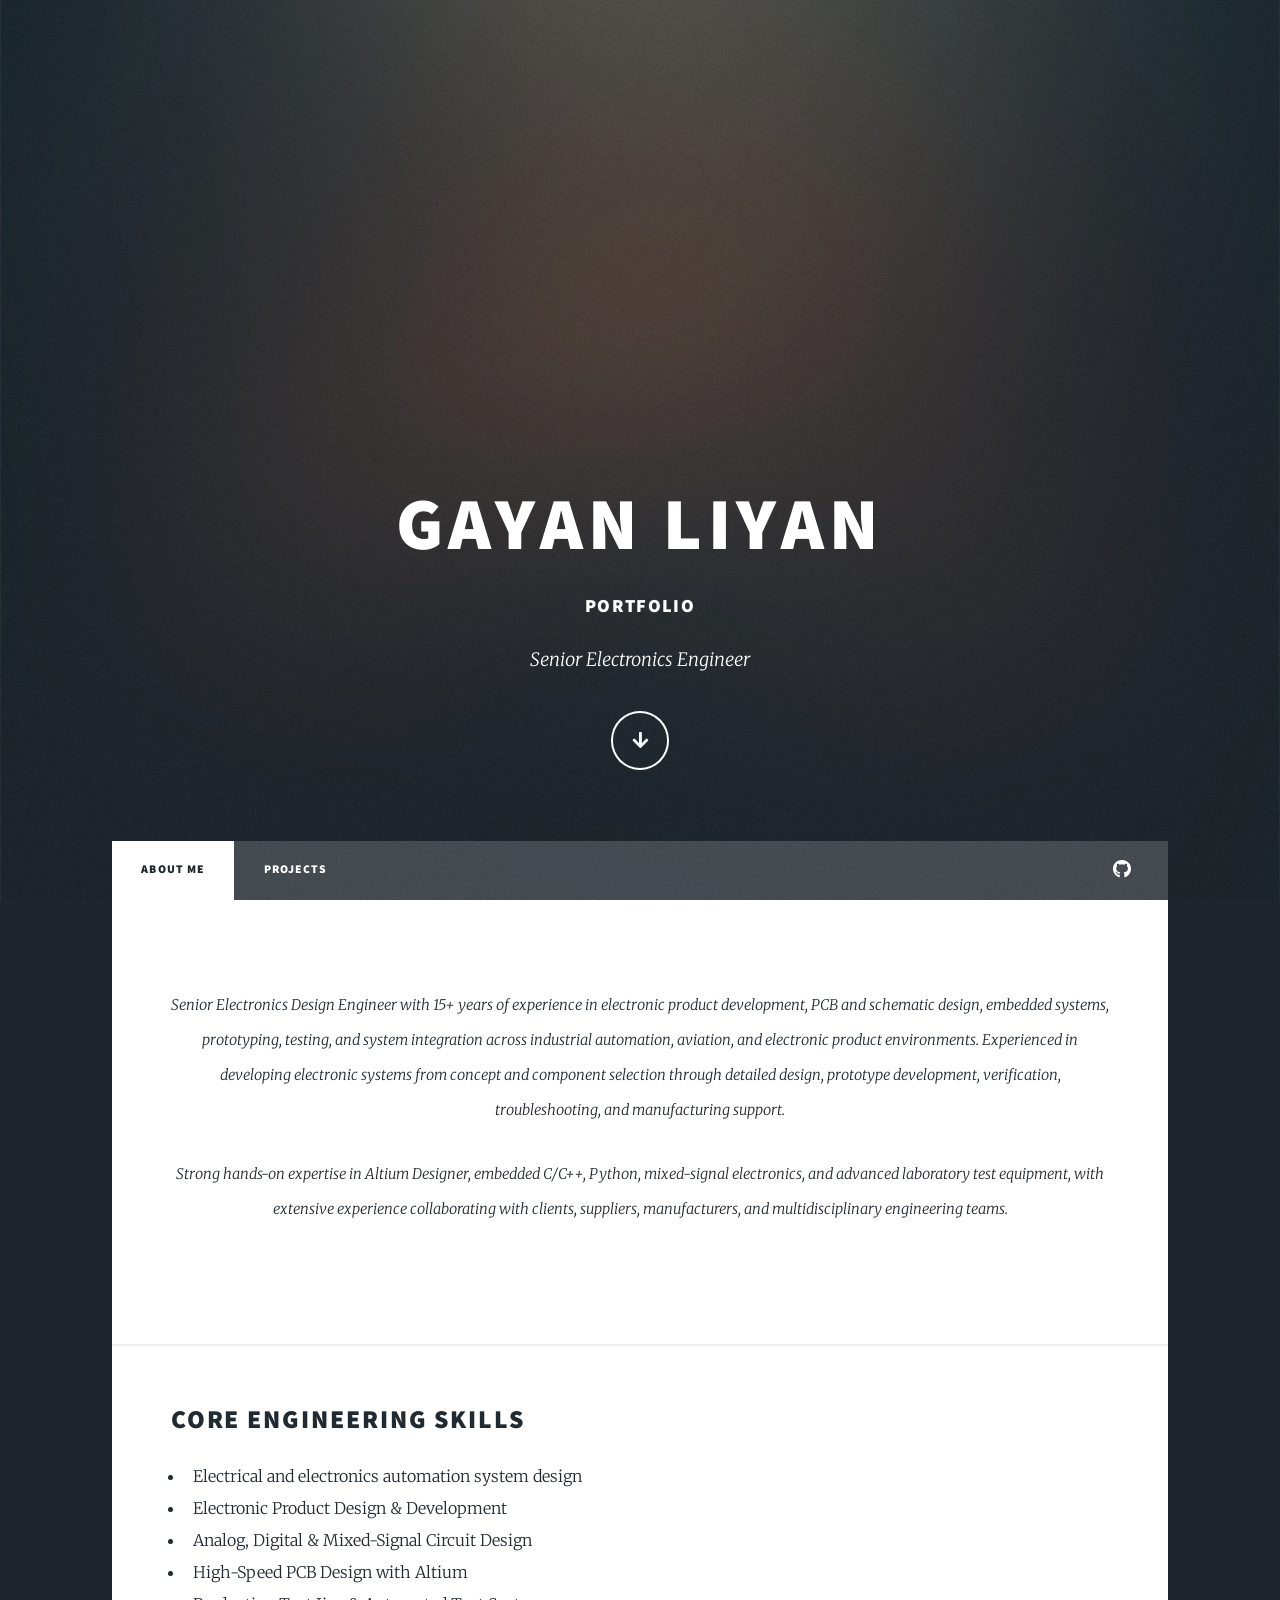
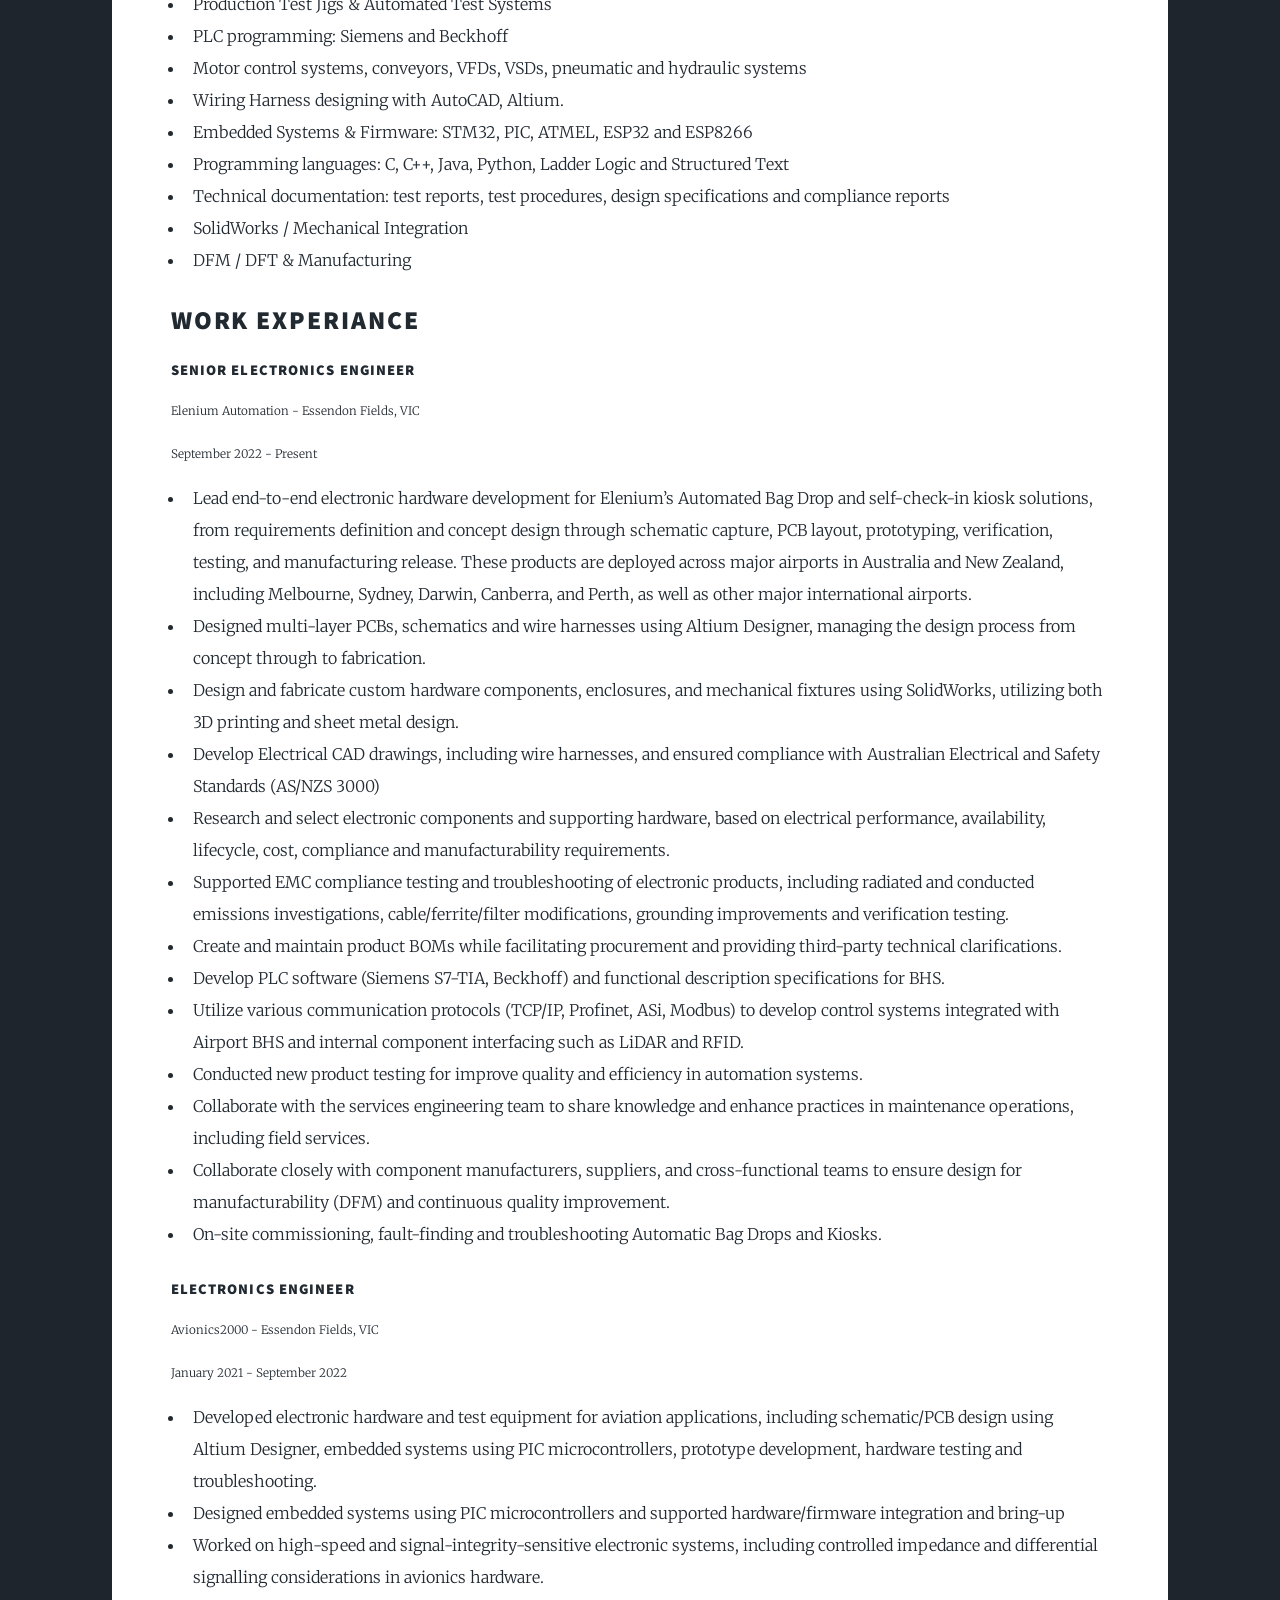
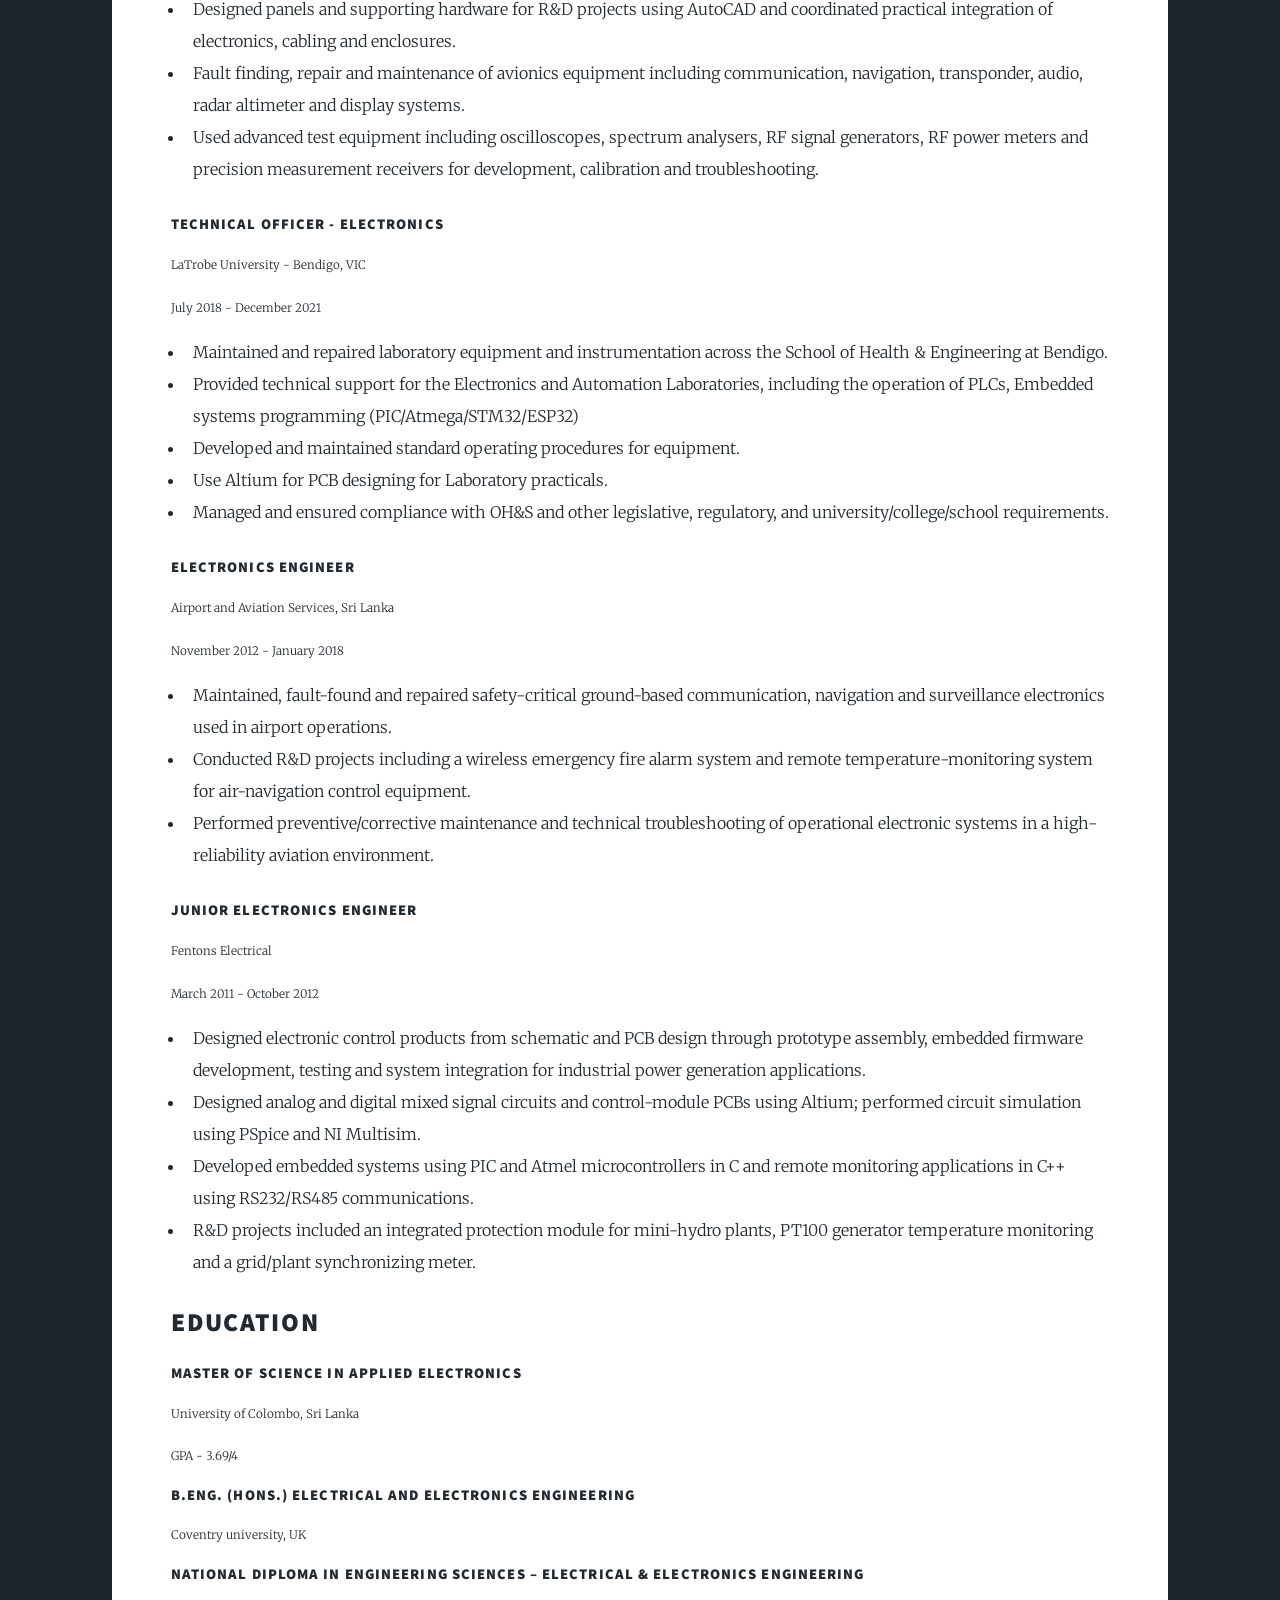
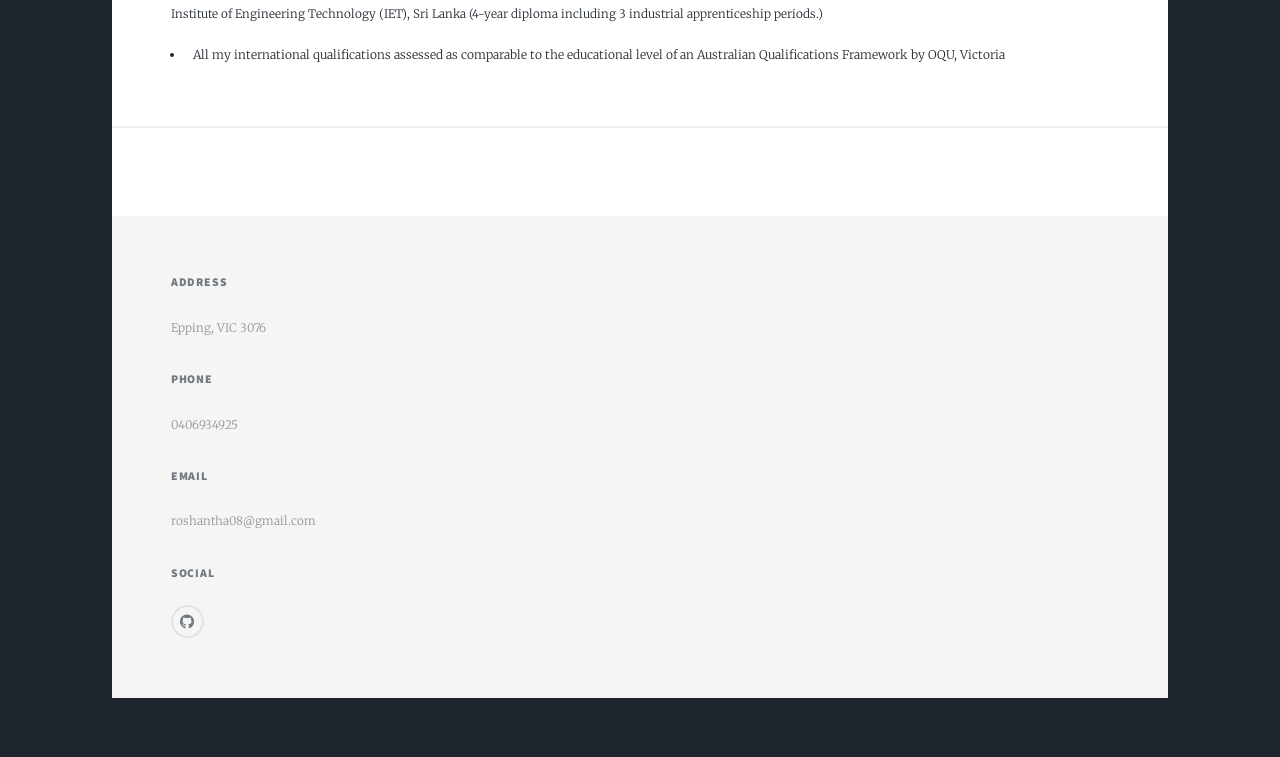
<file: index.html>
<!DOCTYPE HTML>
<!--
	Massively by HTML5 UP
	html5up.net | @ajlkn
	Free for personal and commercial use under the CCA 3.0 license (html5up.net/license)
-->
<html>
	<head>
		<title>Gayan Liyan - Profile</title>
		<meta charset="utf-8" />
		<meta name="viewport" content="width=device-width, initial-scale=1, user-scalable=no" />
		<link rel="stylesheet" href="assets/css/main.css" />
		<noscript><link rel="stylesheet" href="assets/css/noscript.css" /></noscript>
	</head>
	<body class="is-preload">

		<!-- Wrapper -->
			<div id="wrapper" class="fade-in">

				<!-- Intro -->
					<div id="intro">
						<h1>GAYAN LIYAN<br /></h1>
						<h3>PORTFOLIO</h3>
						<p>Senior Electronics Engineer</a></p>
						<ul class="actions">
							<li><a href="#header" class="button icon solid solo fa-arrow-down scrolly">Continue</a></li>
						</ul>
					</div>

				<!-- Header -->
					<header id="header">
						<a href="index.html" class="logo">PORTFOLIO</a>
					</header>

				<!-- Nav -->
					<nav id="nav">
						<ul class="links">
							<li class="active"><a href="index.html">ABOUT ME</a></li>
							<li><a href="projects.html">PROJECTS</a></li>
						</ul>
						<ul class="icons">
							<li><a href="#" class="icon brands fa-github"><span class="label">GitHub</span></a></li>
						</ul>
					</nav>

				<!-- Main -->
					<div id="main">

						<!-- Featured Post -->
							<article class="post featured">
								<header class="major">
									<p>Senior Electronics Design Engineer with 15+ years of experience in electronic product development, PCB and schematic design, embedded systems, prototyping, testing, and system integration across industrial automation, aviation, and electronic product environments. Experienced in developing electronic systems from concept and component selection through detailed design, prototype development, verification, troubleshooting, and manufacturing support.
									</p>
									<p>Strong hands-on expertise in Altium Designer, embedded C/C++, Python, mixed-signal electronics, and advanced laboratory test equipment, with extensive experience collaborating with clients, suppliers, manufacturers, and multidisciplinary engineering teams.
									</p>
								</header>
							</article>

						<!-- Posts -->
							<section class="main">
								<article>
									<header>
										<h2>Core Engineering Skills</h2>
									</header>
									<ul style="text-align: left; line-height: 2; font-size: 16px;">
										<li>Electrical and electronics automation system design</li>
										<li>Electronic Product Design & Development</li>
										<li>Analog, Digital & Mixed-Signal Circuit Design</li>
										<li>High-Speed PCB Design with Altium</li>
										<li>Production Test Jigs & Automated Test Systems</li>
										<li>PLC programming: Siemens and Beckhoff</li>
										<li>Motor control systems, conveyors, VFDs, VSDs, pneumatic and hydraulic systems</li>
										<li>Wiring Harness designing with AutoCAD, Altium.</li>
										<li>Embedded Systems & Firmware: STM32, PIC, ATMEL, ESP32 and ESP8266</li>
										<li>Programming languages: C, C++, Java, Python, Ladder Logic and Structured Text</li>
										<li>Technical documentation: test reports, test procedures, design specifications and compliance reports</li>
										<li>SolidWorks / Mechanical Integration</li>
										<li>DFM / DFT & Manufacturing</li>
										
									</ul>
								</article>
								<header>
										<h2>Work Experiance<br />
										</a></h2>
								</header>
								<article>
									<header>
										<h4>Senior Electronics Engineer<br /></a></h4>
										<span class="date">Elenium Automation - Essendon Fields, VIC</span>
										<span class="date">September 2022 - Present</span>
									</header>
									<ul style="text-align: left; line-height: 2; font-size: 16px;">
										<li>Lead end-to-end electronic hardware development for Elenium’s Automated Bag Drop and self-check-in kiosk solutions, from requirements definition and concept design through schematic capture, PCB layout, prototyping, verification, testing, and manufacturing release. These products are deployed across major airports in Australia and New Zealand, including Melbourne, Sydney, Darwin, Canberra, and Perth, as well as other major international airports.</li>
										<li>Designed multi-layer PCBs, schematics and wire harnesses using Altium Designer, managing the design process from concept through to fabrication.</li>
										<li>Design and fabricate custom hardware components, enclosures, and mechanical fixtures using SolidWorks, utilizing both 3D printing and sheet metal design.</li>
										<li>Develop Electrical CAD drawings, including wire harnesses, and ensured compliance with Australian Electrical and Safety Standards (AS/NZS 3000)</li>
										<li>Research and select electronic components and supporting hardware, based on electrical performance, availability, lifecycle, cost, compliance and manufacturability requirements.</li>
										<li>Supported EMC compliance testing and troubleshooting of electronic products, including radiated and conducted emissions investigations, cable/ferrite/filter modifications, grounding improvements and verification testing.</li>
										<li>Create and maintain product BOMs while facilitating procurement and providing third-party technical clarifications.</li>
										<li>Develop PLC software (Siemens S7-TIA, Beckhoff) and functional description specifications for BHS.</li>
										<li>Utilize various communication protocols (TCP/IP, Profinet, ASi, Modbus) to develop control systems integrated with Airport BHS and internal component interfacing such as LiDAR and RFID.</li>
										<li>Conducted new product testing for improve quality and efficiency in automation systems.</li>
										<li>Collaborate with the services engineering team to share knowledge and enhance practices in maintenance operations, including field services.</li>
										<li>Collaborate closely with component manufacturers, suppliers, and cross-functional teams to ensure design for manufacturability (DFM) and continuous quality improvement.</li>
										<li>On-site commissioning, fault-finding and troubleshooting Automatic Bag Drops and Kiosks.</li>
									</ul>
								</article>
								<article>
									<header>
										<h4>Electronics Engineer<br /></a></h4>
										<span class="date">Avionics2000 - Essendon Fields, VIC</span>
										<span class="date">January 2021 - September 2022</span>
									</header>
									<ul style="text-align: left; line-height: 2; font-size: 16px;">
										<li>Developed electronic hardware and test equipment for aviation applications, including schematic/PCB design using Altium Designer, embedded systems using PIC microcontrollers, prototype development, hardware testing and troubleshooting. </li>
										<li>Designed embedded systems using PIC microcontrollers and supported hardware/firmware integration and bring-up</li>
										<li>Worked on high-speed and signal-integrity-sensitive electronic systems, including controlled impedance and differential signalling considerations in avionics hardware.</li>
										<li>Designed panels and supporting hardware for R&D projects using AutoCAD and coordinated practical integration of electronics, cabling and enclosures.</li>
										<li>Fault finding, repair and maintenance of avionics equipment including communication, navigation, transponder, audio, radar altimeter and display systems.</li>
										<li>Used advanced test equipment including oscilloscopes, spectrum analysers, RF signal generators, RF power meters and precision measurement receivers for development, calibration and troubleshooting.</li>
									</ul>
								</article>
								<article>
									<header>
										<h4>Technical Officer - Electronics<br /></a></h4>
										<span class="date">LaTrobe University - Bendigo, VIC</span>
										<span class="date">July 2018 - December 2021</span>
									</header>
									<ul style="text-align: left; line-height: 2; font-size: 16px;">
										<li>Maintained and repaired laboratory equipment and instrumentation across the School of Health & Engineering at Bendigo.</li>
										<li>Provided technical support for the Electronics and Automation Laboratories, including the operation of PLCs, Embedded systems programming (PIC/Atmega/STM32/ESP32)</li>
										<li>Developed and maintained standard operating procedures for equipment.</li>
										<li>Use Altium for PCB designing for Laboratory practicals.</li>
										<li>Managed and ensured compliance with OH&S and other legislative, regulatory, and university/college/school requirements.</li>
									</ul>
								</article>
								<article>
									<header>
										<h4>Electronics Engineer<br /></a></h4>
										<span class="date">Airport and Aviation Services, Sri Lanka</span>
										<span class="date">November 2012 - January 2018</span>
									</header>
									<ul style="text-align: left; line-height: 2; font-size: 16px;">
										<li>Maintained, fault-found and repaired safety-critical ground-based communication, navigation and surveillance electronics used in airport operations.</li>
										<li>Conducted R&D projects including a wireless emergency fire alarm system and remote temperature-monitoring system for air-navigation control equipment.</li>
										<li>Performed preventive/corrective maintenance and technical troubleshooting of operational electronic systems in a high-reliability aviation environment.</li>
									</ul>
								</article>
								<article>
									<header>
										<h4>Junior Electronics Engineer<br /></a></h4>
										<span class="date">Fentons Electrical</span>
										<span class="date">March 2011 - October 2012</span>
									</header>
									<ul style="text-align: left; line-height: 2; font-size: 16px;">
										<li>Designed electronic control products from schematic and PCB design through prototype assembly, embedded firmware development, testing and system integration for industrial power generation applications.</li>
										<li>Designed analog and digital mixed signal circuits and control-module PCBs using Altium; performed circuit simulation using PSpice and NI Multisim.</li>
										<li>Developed embedded systems using PIC and Atmel microcontrollers in C and remote monitoring applications in C++ using RS232/RS485 communications.</li>
										<li>R&D projects included an integrated protection module for mini-hydro plants, PT100 generator temperature monitoring and a grid/plant synchronizing meter.</li>
									</ul>
								</article>
								<header>
										<h2>EDUCATION</h2>
								</header>
								<article>
									<header>
										<h4>Master of Science in Applied Electronics</h4>
										<span class="date">University of Colombo, Sri Lanka</span>
										<span class="date">GPA - 3.69/4</span>
									</header>
									<header>
										<h4>B.Eng. (Hons.) Electrical and Electronics Engineering</h4>
										<span class="date">Coventry university, UK</span>
									</header>
									<header>
										<h4>National Diploma in Engineering Sciences – Electrical & Electronics Engineering</h4>
										<span class="date">Institute of Engineering Technology (IET), Sri Lanka (4-year diploma including 3 industrial apprenticeship periods.)</span>
									</header>
									<ul style="text-align: left; line-height: 2; font-size: 12px;">
										<li>All my international qualifications assessed as comparable to the educational level of an Australian Qualifications Framework by OQU, Victoria</li>
									</ul>
							</section>

						<!-- Footer -->
							<footer>
							</footer>

					</div>

				<!-- Footer -->
					<footer id="footer">
						<section>
							<section>
								<h3>Address</h3>
								<p>Epping, VIC 3076</p>
							</section>
							<section>
								<h3>Phone</h3>
								<p>0406934925</a></p>
							</section>
							<section>
								<h3>Email</h3>
								<p>roshantha08@gmail.com</a></p>
							</section>
							<section>
								<h3>Social</h3>
								<ul class="icons alt">
									<li><a href="#" class="icon brands alt fa-github"><span class="label">GitHub</span></a></li>
								</ul>
							</section>
						</section>
					</footer>

				<!-- Copyright -->
					<div id="copyright">
						
					</div>

			</div>

		<!-- Scripts -->
			<script src="assets/js/jquery.min.js"></script>
			<script src="assets/js/jquery.scrollex.min.js"></script>
			<script src="assets/js/jquery.scrolly.min.js"></script>
			<script src="assets/js/browser.min.js"></script>
			<script src="assets/js/breakpoints.min.js"></script>
			<script src="assets/js/util.js"></script>
			<script src="assets/js/main.js"></script>

	</body>

</html>
</file>
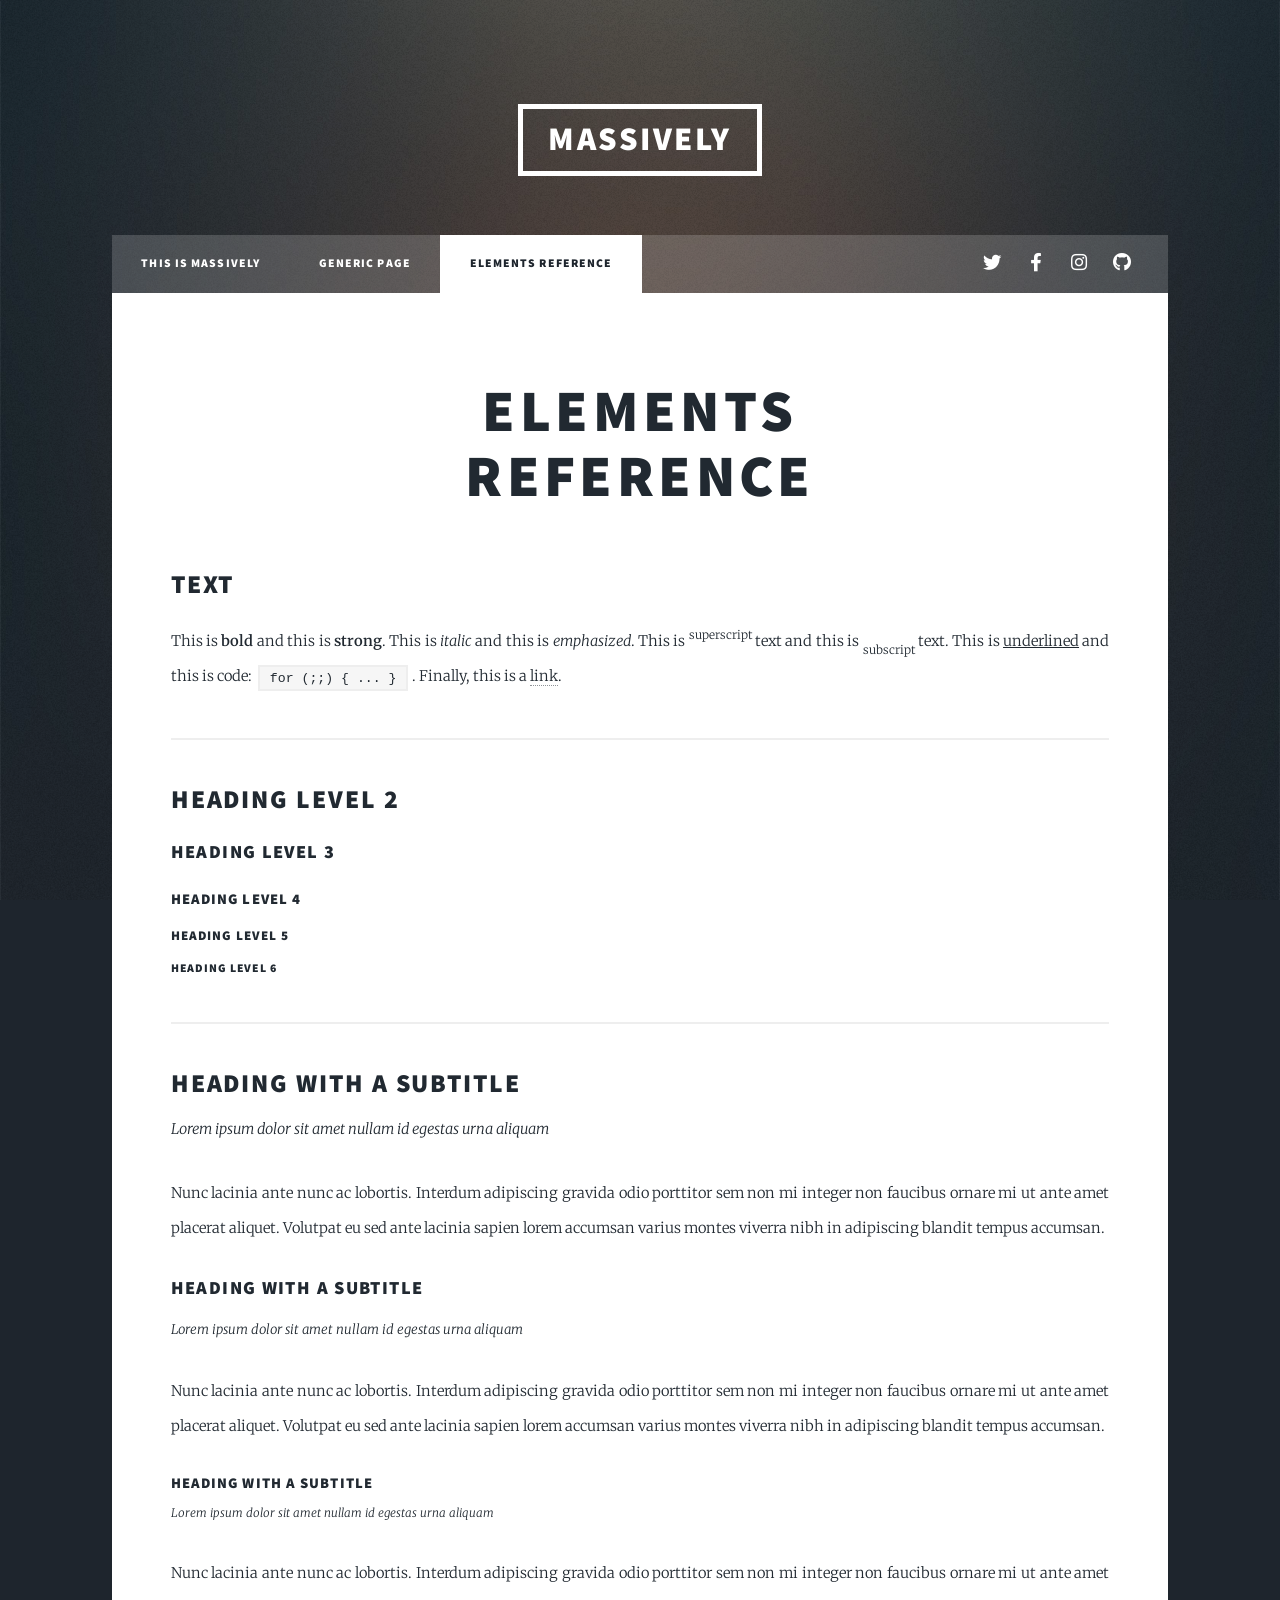
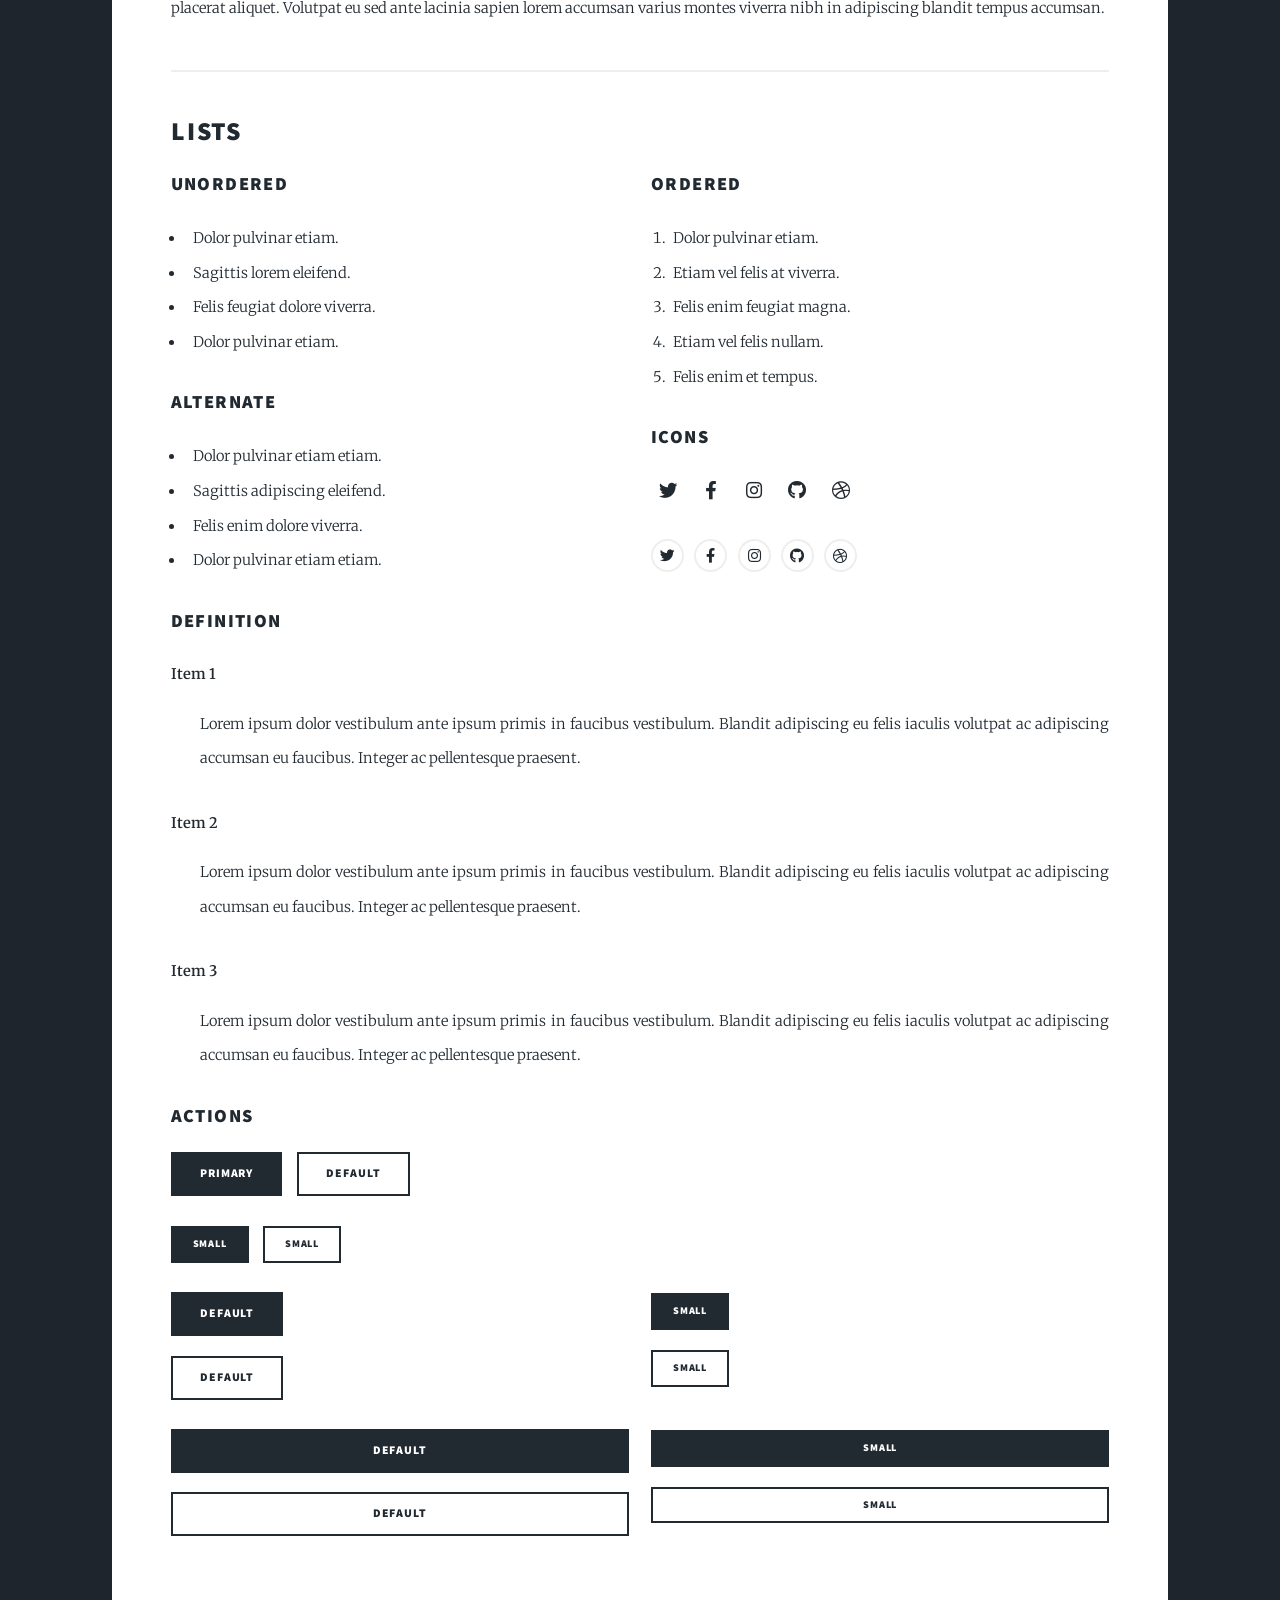
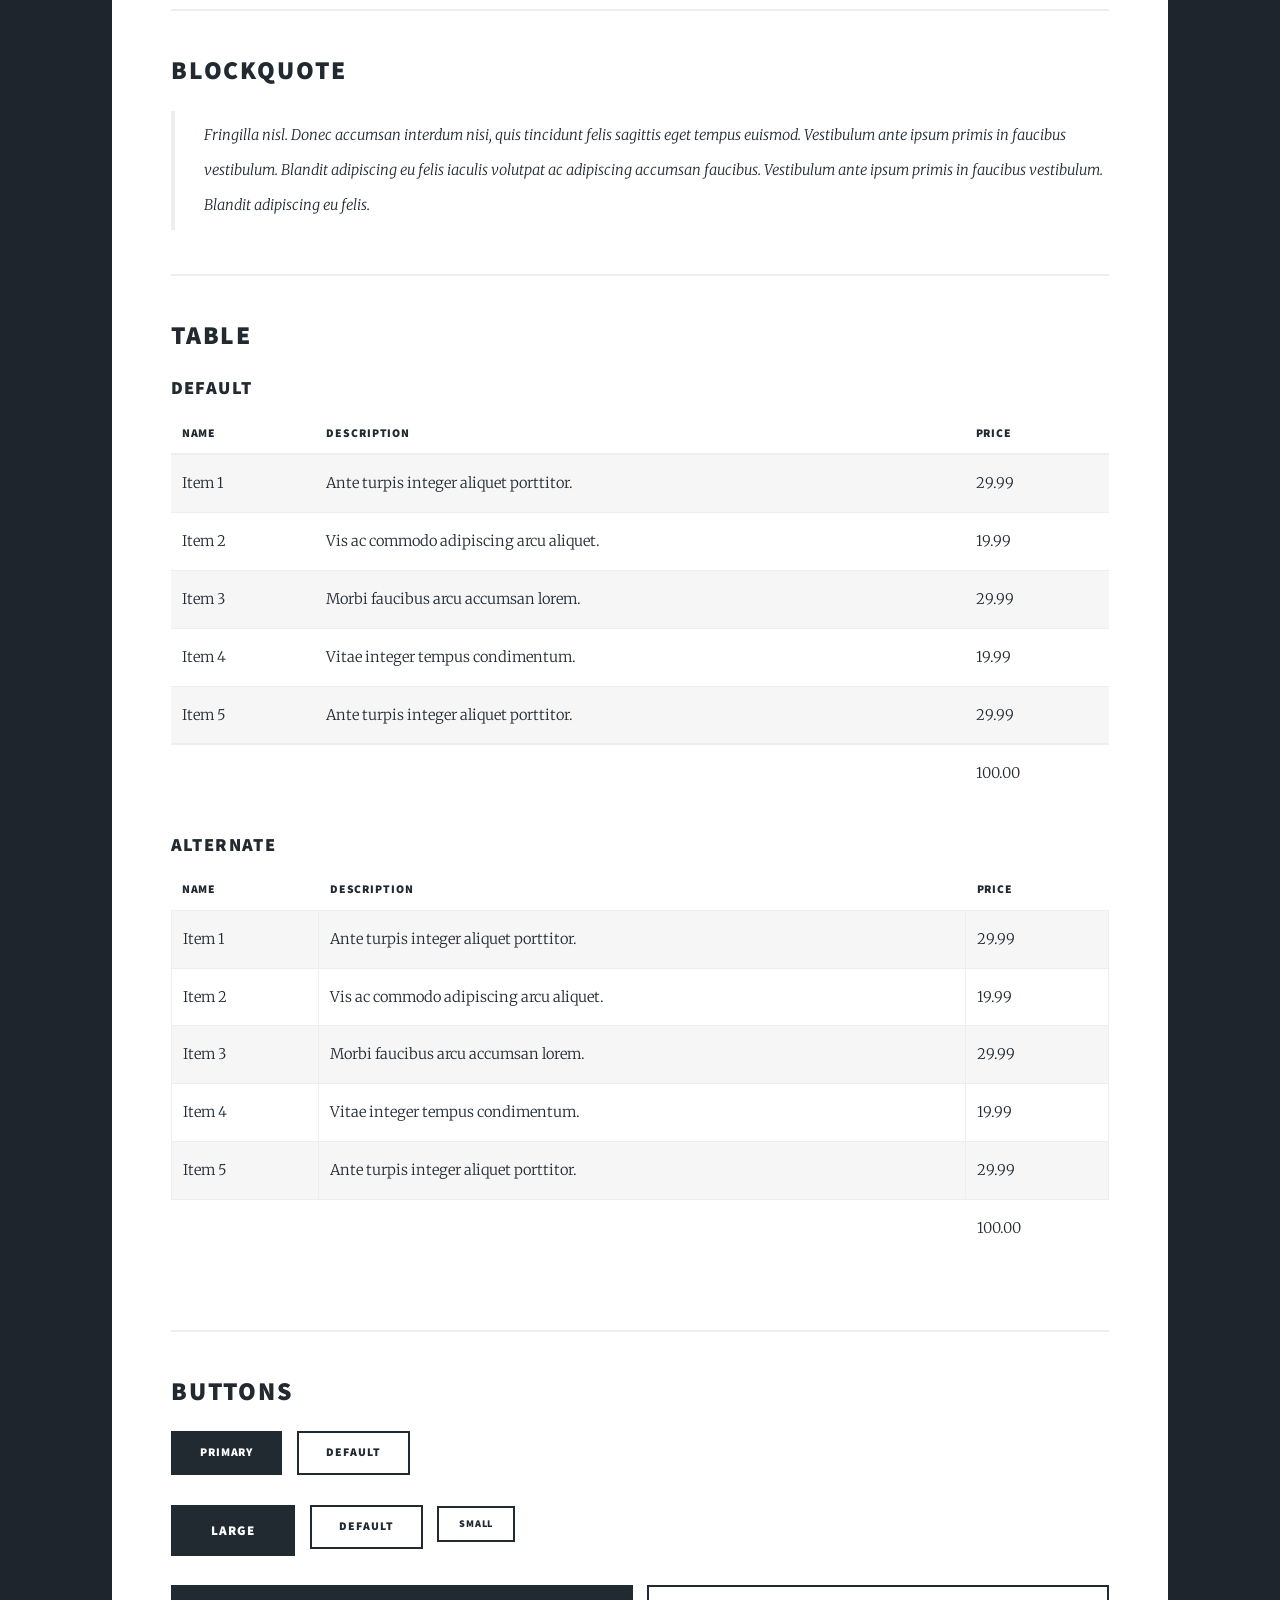
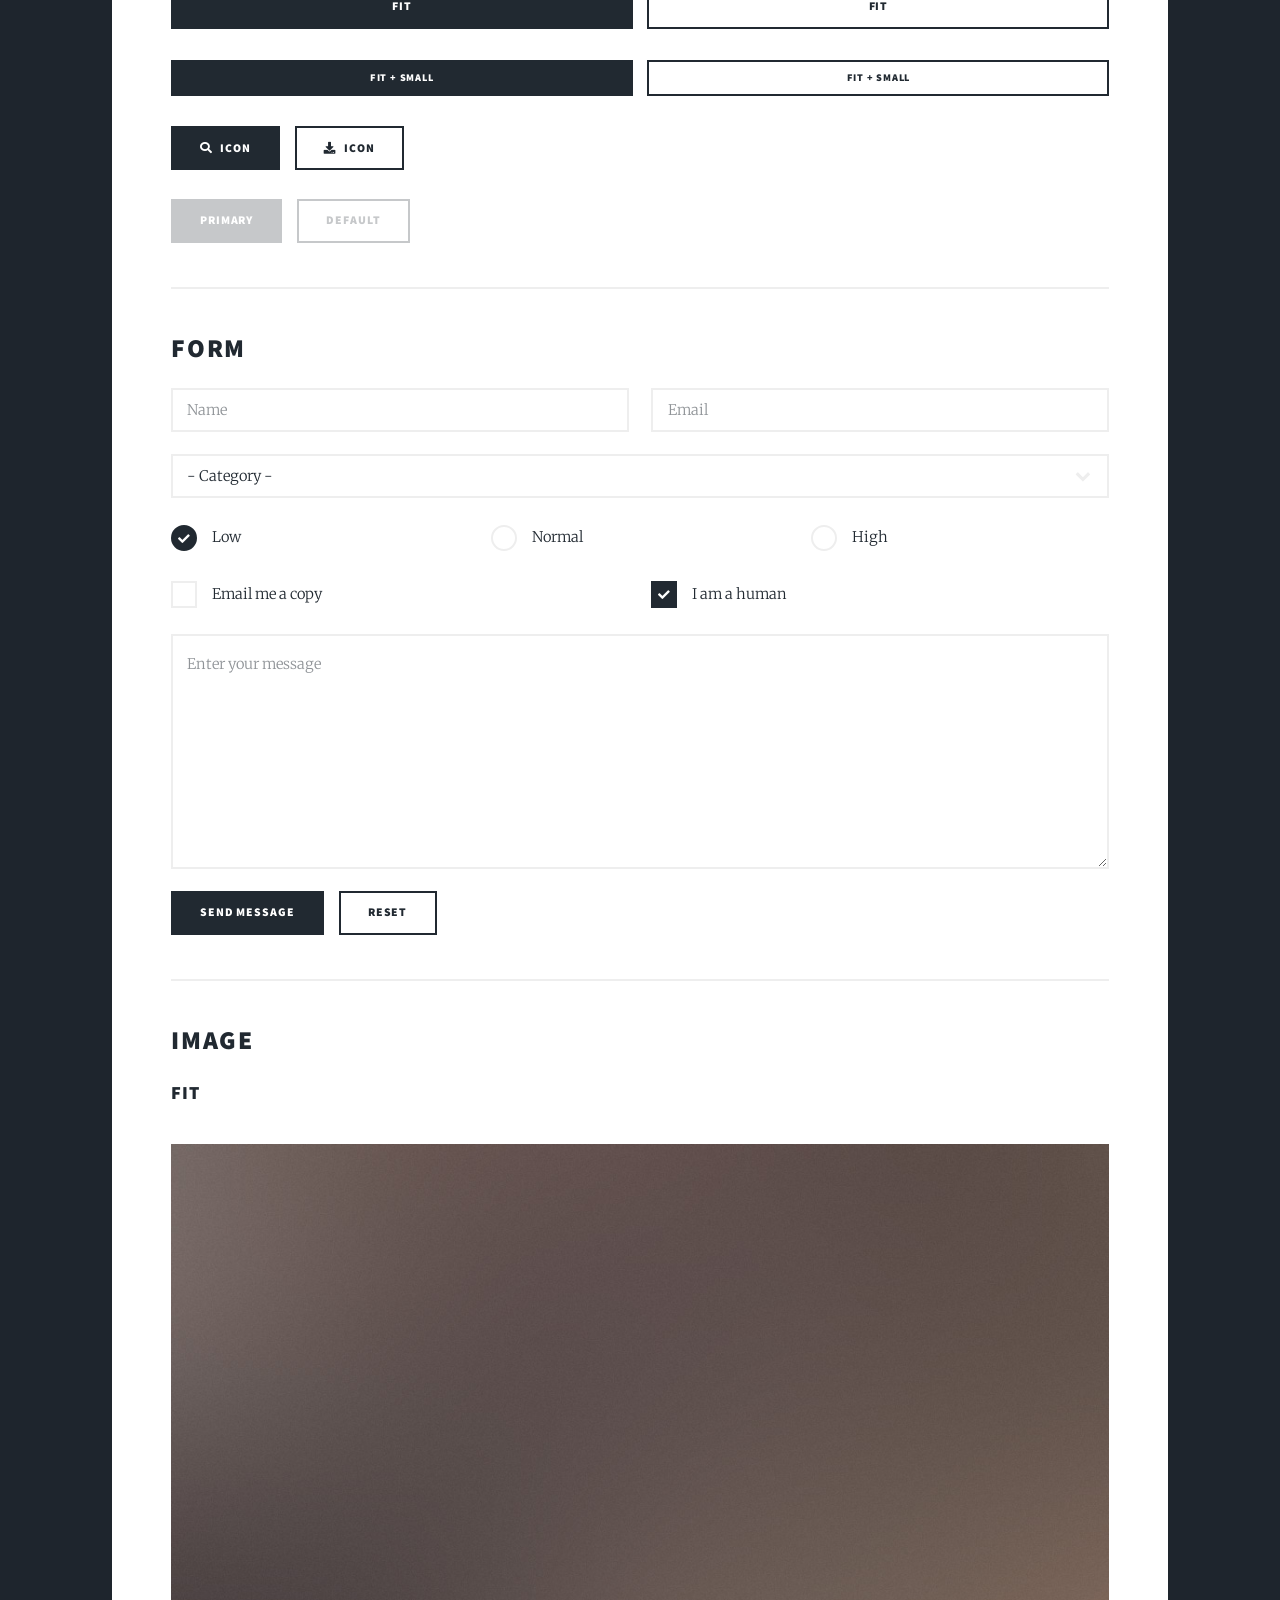
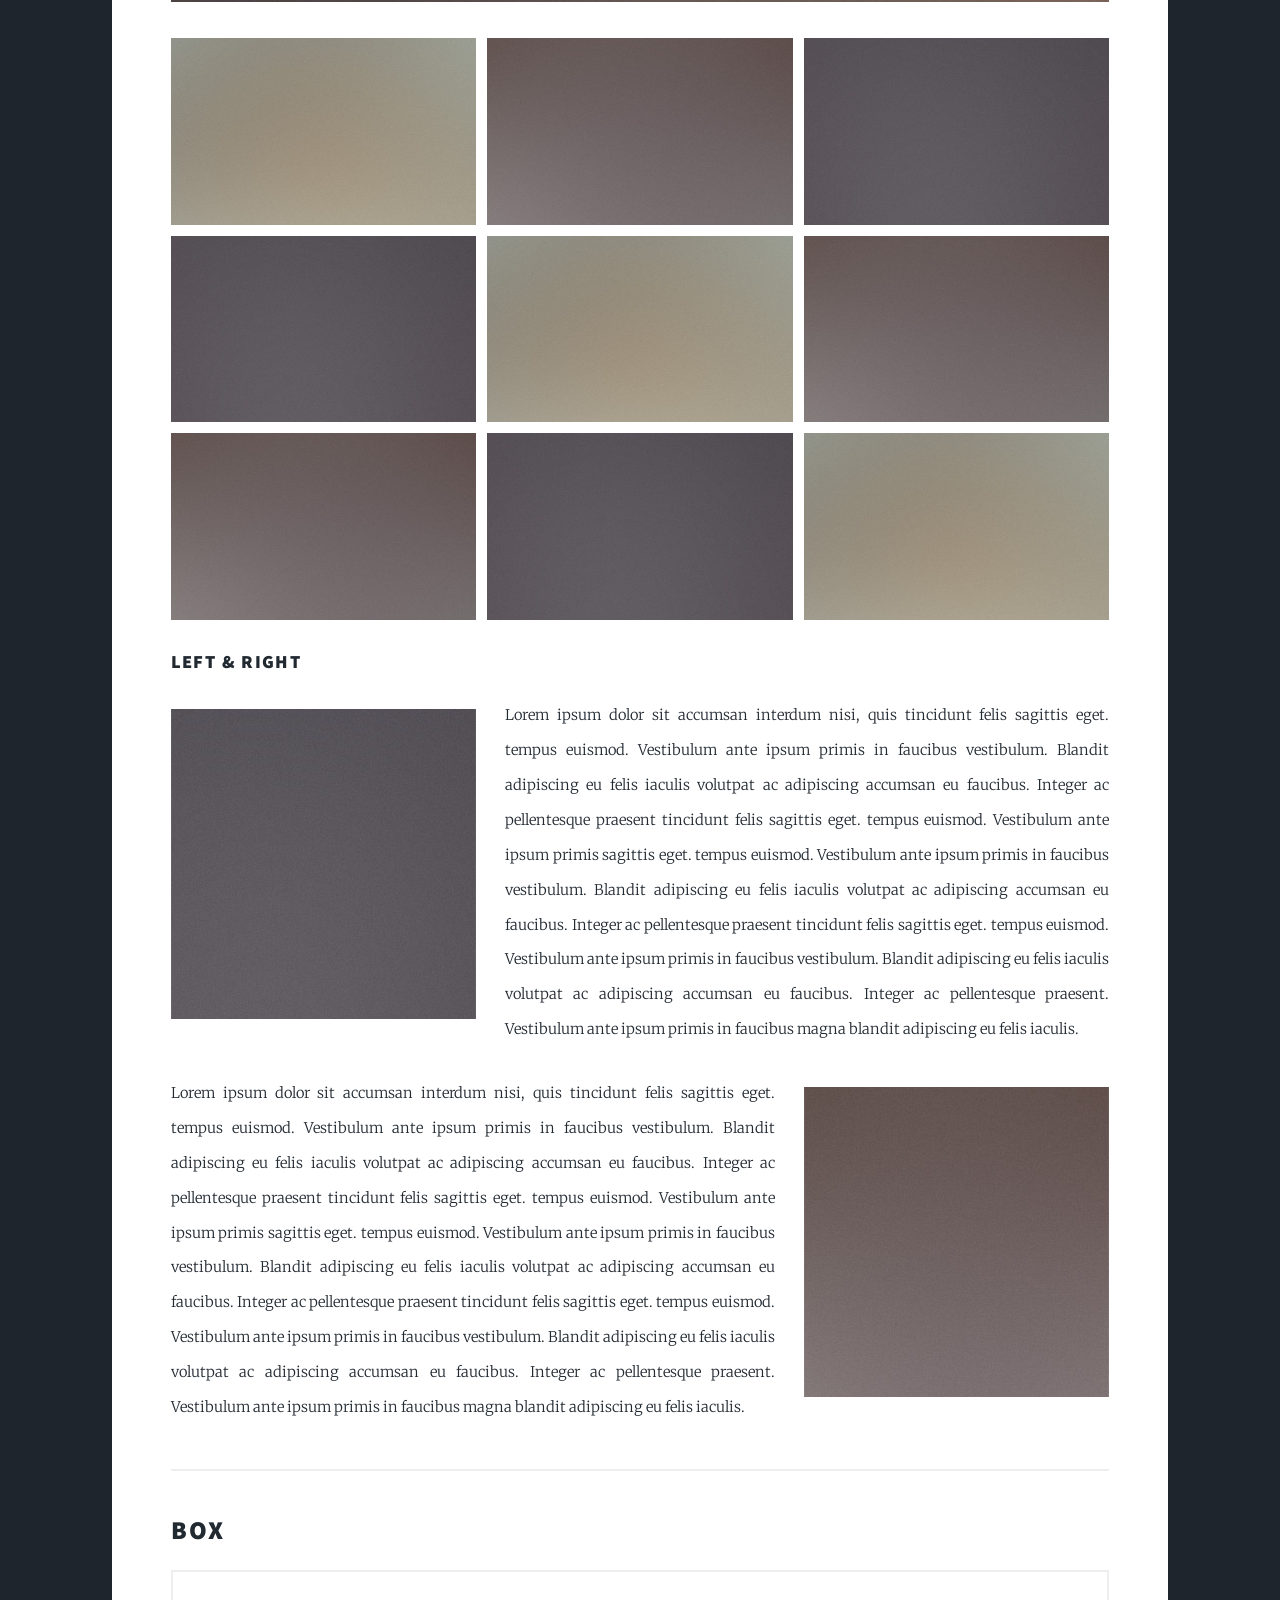
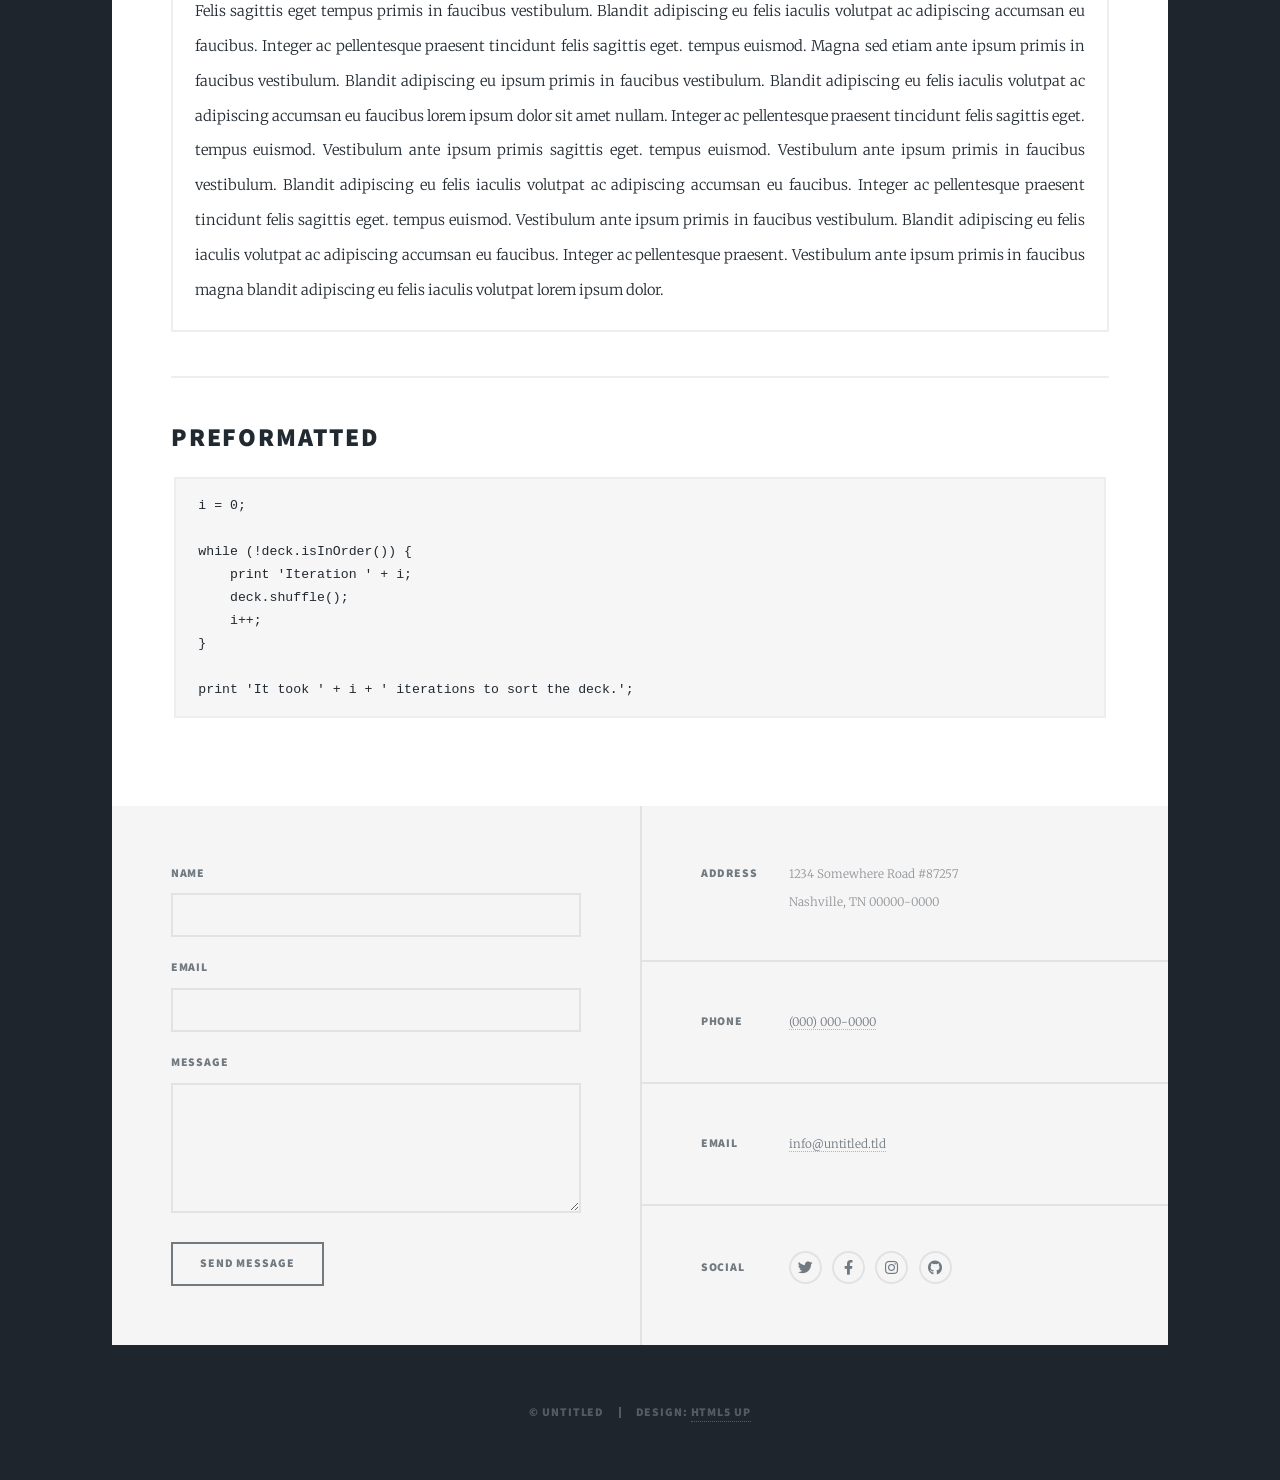
<file: elements.html>
<!DOCTYPE HTML>
<!--
	Massively by HTML5 UP
	html5up.net | @ajlkn
	Free for personal and commercial use under the CCA 3.0 license (html5up.net/license)
-->
<html>
	<head>
		<title>Elements Reference - Massively by HTML5 UP</title>
		<meta charset="utf-8" />
		<meta name="viewport" content="width=device-width, initial-scale=1, user-scalable=no" />
		<link rel="stylesheet" href="assets/css/main.css" />
		<noscript><link rel="stylesheet" href="assets/css/noscript.css" /></noscript>
	</head>
	<body class="is-preload">

		<!-- Wrapper -->
			<div id="wrapper">

				<!-- Header -->
					<header id="header">
						<a href="index.html" class="logo">Massively</a>
					</header>

				<!-- Nav -->
					<nav id="nav">
						<ul class="links">
							<li><a href="index.html">This is Massively</a></li>
							<li><a href="generic.html">Generic Page</a></li>
							<li class="active"><a href="elements.html">Elements Reference</a></li>
						</ul>
						<ul class="icons">
							<li><a href="#" class="icon brands fa-twitter"><span class="label">Twitter</span></a></li>
							<li><a href="#" class="icon brands fa-facebook-f"><span class="label">Facebook</span></a></li>
							<li><a href="#" class="icon brands fa-instagram"><span class="label">Instagram</span></a></li>
							<li><a href="#" class="icon brands fa-github"><span class="label">GitHub</span></a></li>
						</ul>
					</nav>

				<!-- Main -->
					<div id="main">

						<!-- Post -->
							<section class="post">
								<header class="major">
									<h1>Elements<br />
									Reference</h1>
								</header>

								<!-- Text stuff -->
									<h2>Text</h2>
									<p>This is <b>bold</b> and this is <strong>strong</strong>. This is <i>italic</i> and this is <em>emphasized</em>.
									This is <sup>superscript</sup> text and this is <sub>subscript</sub> text.
									This is <u>underlined</u> and this is code: <code>for (;;) { ... }</code>.
									Finally, this is a <a href="#">link</a>.</p>
									<hr />
									<h2>Heading Level 2</h2>
									<h3>Heading Level 3</h3>
									<h4>Heading Level 4</h4>
									<h5>Heading Level 5</h5>
									<h6>Heading Level 6</h6>
									<hr />
									<header>
										<h2>Heading with a Subtitle</h2>
										<p>Lorem ipsum dolor sit amet nullam id egestas urna aliquam</p>
									</header>
									<p>Nunc lacinia ante nunc ac lobortis. Interdum adipiscing gravida odio porttitor sem non mi integer non faucibus ornare mi ut ante amet placerat aliquet. Volutpat eu sed ante lacinia sapien lorem accumsan varius montes viverra nibh in adipiscing blandit tempus accumsan.</p>
									<header>
										<h3>Heading with a Subtitle</h3>
										<p>Lorem ipsum dolor sit amet nullam id egestas urna aliquam</p>
									</header>
									<p>Nunc lacinia ante nunc ac lobortis. Interdum adipiscing gravida odio porttitor sem non mi integer non faucibus ornare mi ut ante amet placerat aliquet. Volutpat eu sed ante lacinia sapien lorem accumsan varius montes viverra nibh in adipiscing blandit tempus accumsan.</p>
									<header>
										<h4>Heading with a Subtitle</h4>
										<p>Lorem ipsum dolor sit amet nullam id egestas urna aliquam</p>
									</header>
									<p>Nunc lacinia ante nunc ac lobortis. Interdum adipiscing gravida odio porttitor sem non mi integer non faucibus ornare mi ut ante amet placerat aliquet. Volutpat eu sed ante lacinia sapien lorem accumsan varius montes viverra nibh in adipiscing blandit tempus accumsan.</p>

									<hr />

								<!-- Lists -->
									<h2>Lists</h2>
									<div class="row">
										<div class="col-6 col-12-small">

											<h3>Unordered</h3>
											<ul>
												<li>Dolor pulvinar etiam.</li>
												<li>Sagittis lorem eleifend.</li>
												<li>Felis feugiat dolore viverra.</li>
												<li>Dolor pulvinar etiam.</li>
											</ul>

											<h3>Alternate</h3>
											<ul class="alt">
												<li>Dolor pulvinar etiam etiam.</li>
												<li>Sagittis adipiscing eleifend.</li>
												<li>Felis enim dolore viverra.</li>
												<li>Dolor pulvinar etiam etiam.</li>
											</ul>

										</div>
										<div class="col-6 col-12-small">

											<h3>Ordered</h3>
											<ol>
												<li>Dolor pulvinar etiam.</li>
												<li>Etiam vel felis at viverra.</li>
												<li>Felis enim feugiat magna.</li>
												<li>Etiam vel felis nullam.</li>
												<li>Felis enim et tempus.</li>
											</ol>

											<h3>Icons</h3>
											<ul class="icons">
												<li><a href="#" class="icon brands fa-twitter"><span class="label">Twitter</span></a></li>
												<li><a href="#" class="icon brands fa-facebook-f"><span class="label">Facebook</span></a></li>
												<li><a href="#" class="icon brands fa-instagram"><span class="label">Instagram</span></a></li>
												<li><a href="#" class="icon brands fa-github"><span class="label">Github</span></a></li>
												<li><a href="#" class="icon brands fa-dribbble"><span class="label">Dribbble</span></a></li>
											</ul>
											<ul class="icons alt">
												<li><a href="#" class="icon brands alt fa-twitter"><span class="label">Twitter</span></a></li>
												<li><a href="#" class="icon brands alt fa-facebook-f"><span class="label">Facebook</span></a></li>
												<li><a href="#" class="icon brands alt fa-instagram"><span class="label">Instagram</span></a></li>
												<li><a href="#" class="icon brands alt fa-github"><span class="label">Github</span></a></li>
												<li><a href="#" class="icon brands alt fa-dribbble"><span class="label">Dribbble</span></a></li>
											</ul>

										</div>
									</div>
									<h3>Definition</h3>
									<dl>
										<dt>Item 1</dt>
										<dd>
											<p>Lorem ipsum dolor vestibulum ante ipsum primis in faucibus vestibulum. Blandit adipiscing eu felis iaculis volutpat ac adipiscing accumsan eu faucibus. Integer ac pellentesque praesent.</p>
										</dd>
										<dt>Item 2</dt>
										<dd>
											<p>Lorem ipsum dolor vestibulum ante ipsum primis in faucibus vestibulum. Blandit adipiscing eu felis iaculis volutpat ac adipiscing accumsan eu faucibus. Integer ac pellentesque praesent.</p>
										</dd>
										<dt>Item 3</dt>
										<dd>
											<p>Lorem ipsum dolor vestibulum ante ipsum primis in faucibus vestibulum. Blandit adipiscing eu felis iaculis volutpat ac adipiscing accumsan eu faucibus. Integer ac pellentesque praesent.</p>
										</dd>
									</dl>

									<h3>Actions</h3>
									<ul class="actions">
										<li><a href="#" class="button primary">Primary</a></li>
										<li><a href="#" class="button">Default</a></li>
									</ul>
									<ul class="actions small">
										<li><a href="#" class="button primary small">Small</a></li>
										<li><a href="#" class="button small">Small</a></li>
									</ul>
									<div class="row">
										<div class="col-6 col-12-small">
											<ul class="actions stacked">
												<li><a href="#" class="button primary">Default</a></li>
												<li><a href="#" class="button">Default</a></li>
											</ul>
										</div>
										<div class="col-6 col-12-small">
											<ul class="actions stacked">
												<li><a href="#" class="button primary small">Small</a></li>
												<li><a href="#" class="button small">Small</a></li>
											</ul>
										</div>
									</div>
									<div class="row">
										<div class="col-6 col-12-small">
											<ul class="actions stacked">
												<li><a href="#" class="button primary fit">Default</a></li>
												<li><a href="#" class="button fit">Default</a></li>
											</ul>
										</div>
										<div class="col-6 col-12-small">
											<ul class="actions stacked">
												<li><a href="#" class="button primary small fit">Small</a></li>
												<li><a href="#" class="button small fit">Small</a></li>
											</ul>
										</div>
									</div>

									<hr />

								<!-- Blockquote -->
									<h2>Blockquote</h2>
									<blockquote>Fringilla nisl. Donec accumsan interdum nisi, quis tincidunt felis sagittis eget tempus euismod. Vestibulum ante ipsum primis in faucibus vestibulum. Blandit adipiscing eu felis iaculis volutpat ac adipiscing accumsan faucibus. Vestibulum ante ipsum primis in faucibus vestibulum. Blandit adipiscing eu felis.</blockquote>

									<hr />

								<!-- Table -->
									<h2>Table</h2>

									<h3>Default</h3>
									<div class="table-wrapper">
										<table>
											<thead>
												<tr>
													<th>Name</th>
													<th>Description</th>
													<th>Price</th>
												</tr>
											</thead>
											<tbody>
												<tr>
													<td>Item 1</td>
													<td>Ante turpis integer aliquet porttitor.</td>
													<td>29.99</td>
												</tr>
												<tr>
													<td>Item 2</td>
													<td>Vis ac commodo adipiscing arcu aliquet.</td>
													<td>19.99</td>
												</tr>
												<tr>
													<td>Item 3</td>
													<td> Morbi faucibus arcu accumsan lorem.</td>
													<td>29.99</td>
												</tr>
												<tr>
													<td>Item 4</td>
													<td>Vitae integer tempus condimentum.</td>
													<td>19.99</td>
												</tr>
												<tr>
													<td>Item 5</td>
													<td>Ante turpis integer aliquet porttitor.</td>
													<td>29.99</td>
												</tr>
											</tbody>
											<tfoot>
												<tr>
													<td colspan="2"></td>
													<td>100.00</td>
												</tr>
											</tfoot>
										</table>
									</div>

									<h3>Alternate</h3>
									<div class="table-wrapper">
										<table class="alt">
											<thead>
												<tr>
													<th>Name</th>
													<th>Description</th>
													<th>Price</th>
												</tr>
											</thead>
											<tbody>
												<tr>
													<td>Item 1</td>
													<td>Ante turpis integer aliquet porttitor.</td>
													<td>29.99</td>
												</tr>
												<tr>
													<td>Item 2</td>
													<td>Vis ac commodo adipiscing arcu aliquet.</td>
													<td>19.99</td>
												</tr>
												<tr>
													<td>Item 3</td>
													<td> Morbi faucibus arcu accumsan lorem.</td>
													<td>29.99</td>
												</tr>
												<tr>
													<td>Item 4</td>
													<td>Vitae integer tempus condimentum.</td>
													<td>19.99</td>
												</tr>
												<tr>
													<td>Item 5</td>
													<td>Ante turpis integer aliquet porttitor.</td>
													<td>29.99</td>
												</tr>
											</tbody>
											<tfoot>
												<tr>
													<td colspan="2"></td>
													<td>100.00</td>
												</tr>
											</tfoot>
										</table>
									</div>

									<hr />

								<!-- Buttons -->
									<h2>Buttons</h2>
									<ul class="actions">
										<li><a href="#" class="button primary">Primary</a></li>
										<li><a href="#" class="button">Default</a></li>
									</ul>
									<ul class="actions">
										<li><a href="#" class="button primary large">Large</a></li>
										<li><a href="#" class="button">Default</a></li>
										<li><a href="#" class="button small">Small</a></li>
									</ul>
									<ul class="actions fit">
										<li><a href="#" class="button primary fit">Fit</a></li>
										<li><a href="#" class="button fit">Fit</a></li>
									</ul>
									<ul class="actions fit small">
										<li><a href="#" class="button primary fit small">Fit + Small</a></li>
										<li><a href="#" class="button fit small">Fit + Small</a></li>
									</ul>
									<ul class="actions">
										<li><a href="#" class="button primary icon solid fa-search">Icon</a></li>
										<li><a href="#" class="button icon solid fa-download">Icon</a></li>
									</ul>
									<ul class="actions">
										<li><span class="button primary disabled">Primary</span></li>
										<li><span class="button disabled">Default</span></li>
									</ul>

									<hr />

								<!-- Form -->
									<h2>Form</h2>

									<form method="post" action="#">
										<div class="row gtr-uniform">
											<div class="col-6 col-12-xsmall">
												<input type="text" name="demo-name" id="demo-name" value="" placeholder="Name" />
											</div>
											<div class="col-6 col-12-xsmall">
												<input type="email" name="demo-email" id="demo-email" value="" placeholder="Email" />
											</div>
											<!-- Break -->
											<div class="col-12">
												<select name="demo-category" id="demo-category">
													<option value="">- Category -</option>
													<option value="1">Manufacturing</option>
													<option value="1">Shipping</option>
													<option value="1">Administration</option>
													<option value="1">Human Resources</option>
												</select>
											</div>
											<!-- Break -->
											<div class="col-4 col-12-small">
												<input type="radio" id="demo-priority-low" name="demo-priority" checked>
												<label for="demo-priority-low">Low</label>
											</div>
											<div class="col-4 col-12-small">
												<input type="radio" id="demo-priority-normal" name="demo-priority">
												<label for="demo-priority-normal">Normal</label>
											</div>
											<div class="col-4 col-12-small">
												<input type="radio" id="demo-priority-high" name="demo-priority">
												<label for="demo-priority-high">High</label>
											</div>
											<!-- Break -->
											<div class="col-6 col-12-small">
												<input type="checkbox" id="demo-copy" name="demo-copy">
												<label for="demo-copy">Email me a copy</label>
											</div>
											<div class="col-6 col-12-small">
												<input type="checkbox" id="demo-human" name="demo-human" checked>
												<label for="demo-human">I am a human</label>
											</div>
											<!-- Break -->
											<div class="col-12">
												<textarea name="demo-message" id="demo-message" placeholder="Enter your message" rows="6"></textarea>
											</div>
											<!-- Break -->
											<div class="col-12">
												<ul class="actions">
													<li><input type="submit" value="Send Message" class="primary" /></li>
													<li><input type="reset" value="Reset" /></li>
												</ul>
											</div>
										</div>
									</form>

									<hr />

								<!-- Image -->
									<h2>Image</h2>

									<h3>Fit</h3>
									<span class="image fit"><img src="images/pic01.jpg" alt="" /></span>
									<div class="box alt">
										<div class="row gtr-50 gtr-uniform">
											<div class="col-4"><span class="image fit"><img src="images/pic02.jpg" alt="" /></span></div>
											<div class="col-4"><span class="image fit"><img src="images/pic03.jpg" alt="" /></span></div>
											<div class="col-4"><span class="image fit"><img src="images/pic04.jpg" alt="" /></span></div>
											<!-- Break -->
											<div class="col-4"><span class="image fit"><img src="images/pic04.jpg" alt="" /></span></div>
											<div class="col-4"><span class="image fit"><img src="images/pic02.jpg" alt="" /></span></div>
											<div class="col-4"><span class="image fit"><img src="images/pic03.jpg" alt="" /></span></div>
											<!-- Break -->
											<div class="col-4"><span class="image fit"><img src="images/pic03.jpg" alt="" /></span></div>
											<div class="col-4"><span class="image fit"><img src="images/pic04.jpg" alt="" /></span></div>
											<div class="col-4"><span class="image fit"><img src="images/pic02.jpg" alt="" /></span></div>
										</div>
									</div>

									<h3>Left &amp; Right</h3>
									<p><span class="image left"><img src="images/pic08.jpg" alt="" /></span>Lorem ipsum dolor sit accumsan interdum nisi, quis tincidunt felis sagittis eget. tempus euismod. Vestibulum ante ipsum primis in faucibus vestibulum. Blandit adipiscing eu felis iaculis volutpat ac adipiscing accumsan eu faucibus. Integer ac pellentesque praesent tincidunt felis sagittis eget. tempus euismod. Vestibulum ante ipsum primis sagittis eget. tempus euismod. Vestibulum ante ipsum primis in faucibus vestibulum. Blandit adipiscing eu felis iaculis volutpat ac adipiscing accumsan eu faucibus. Integer ac pellentesque praesent tincidunt felis sagittis eget. tempus euismod. Vestibulum ante ipsum primis in faucibus vestibulum. Blandit adipiscing eu felis iaculis volutpat ac adipiscing accumsan eu faucibus. Integer ac pellentesque praesent. Vestibulum ante ipsum primis in faucibus magna blandit adipiscing eu felis iaculis.</p>
									<p><span class="image right"><img src="images/pic09.jpg" alt="" /></span>Lorem ipsum dolor sit accumsan interdum nisi, quis tincidunt felis sagittis eget. tempus euismod. Vestibulum ante ipsum primis in faucibus vestibulum. Blandit adipiscing eu felis iaculis volutpat ac adipiscing accumsan eu faucibus. Integer ac pellentesque praesent tincidunt felis sagittis eget. tempus euismod. Vestibulum ante ipsum primis sagittis eget. tempus euismod. Vestibulum ante ipsum primis in faucibus vestibulum. Blandit adipiscing eu felis iaculis volutpat ac adipiscing accumsan eu faucibus. Integer ac pellentesque praesent tincidunt felis sagittis eget. tempus euismod. Vestibulum ante ipsum primis in faucibus vestibulum. Blandit adipiscing eu felis iaculis volutpat ac adipiscing accumsan eu faucibus. Integer ac pellentesque praesent. Vestibulum ante ipsum primis in faucibus magna blandit adipiscing eu felis iaculis.</p>

									<hr />

								<!-- Box -->
									<h2>Box</h2>
									<div class="box">
										<p>Felis sagittis eget tempus primis in faucibus vestibulum. Blandit adipiscing eu felis iaculis volutpat ac adipiscing accumsan eu faucibus. Integer ac pellentesque praesent tincidunt felis sagittis eget. tempus euismod. Magna sed etiam ante ipsum primis in faucibus vestibulum. Blandit adipiscing eu ipsum primis in faucibus vestibulum. Blandit adipiscing eu felis iaculis volutpat ac adipiscing accumsan eu faucibus lorem ipsum dolor sit amet nullam. Integer ac pellentesque praesent tincidunt felis sagittis eget. tempus euismod. Vestibulum ante ipsum primis sagittis eget. tempus euismod. Vestibulum ante ipsum primis in faucibus vestibulum. Blandit adipiscing eu felis iaculis volutpat ac adipiscing accumsan eu faucibus. Integer ac pellentesque praesent tincidunt felis sagittis eget. tempus euismod. Vestibulum ante ipsum primis in faucibus vestibulum. Blandit adipiscing eu felis iaculis volutpat ac adipiscing accumsan eu faucibus. Integer ac pellentesque praesent. Vestibulum ante ipsum primis in faucibus magna blandit adipiscing eu felis iaculis volutpat lorem ipsum dolor.</p>
									</div>

									<hr />

								<!-- Preformatted Code -->
									<h2>Preformatted</h2>
									<pre><code>i = 0;

while (!deck.isInOrder()) {
    print 'Iteration ' + i;
    deck.shuffle();
    i++;
}

print 'It took ' + i + ' iterations to sort the deck.';
</code></pre>

							</section>

					</div>

				<!-- Footer -->
					<footer id="footer">
						<section>
							<form method="post" action="#">
								<div class="fields">
									<div class="field">
										<label for="name">Name</label>
										<input type="text" name="name" id="name" />
									</div>
									<div class="field">
										<label for="email">Email</label>
										<input type="text" name="email" id="email" />
									</div>
									<div class="field">
										<label for="message">Message</label>
										<textarea name="message" id="message" rows="3"></textarea>
									</div>
								</div>
								<ul class="actions">
									<li><input type="submit" value="Send Message" /></li>
								</ul>
							</form>
						</section>
						<section class="split contact">
							<section class="alt">
								<h3>Address</h3>
								<p>1234 Somewhere Road #87257<br />
								Nashville, TN 00000-0000</p>
							</section>
							<section>
								<h3>Phone</h3>
								<p><a href="#">(000) 000-0000</a></p>
							</section>
							<section>
								<h3>Email</h3>
								<p><a href="#">info@untitled.tld</a></p>
							</section>
							<section>
								<h3>Social</h3>
								<ul class="icons alt">
									<li><a href="#" class="icon brands alt fa-twitter"><span class="label">Twitter</span></a></li>
									<li><a href="#" class="icon brands alt fa-facebook-f"><span class="label">Facebook</span></a></li>
									<li><a href="#" class="icon brands alt fa-instagram"><span class="label">Instagram</span></a></li>
									<li><a href="#" class="icon brands alt fa-github"><span class="label">GitHub</span></a></li>
								</ul>
							</section>
						</section>
					</footer>

				<!-- Copyright -->
					<div id="copyright">
						<ul><li>&copy; Untitled</li><li>Design: <a href="https://html5up.net">HTML5 UP</a></li></ul>
					</div>

			</div>

		<!-- Scripts -->
			<script src="assets/js/jquery.min.js"></script>
			<script src="assets/js/jquery.scrollex.min.js"></script>
			<script src="assets/js/jquery.scrolly.min.js"></script>
			<script src="assets/js/browser.min.js"></script>
			<script src="assets/js/breakpoints.min.js"></script>
			<script src="assets/js/util.js"></script>
			<script src="assets/js/main.js"></script>

	</body>
</html>
</file>
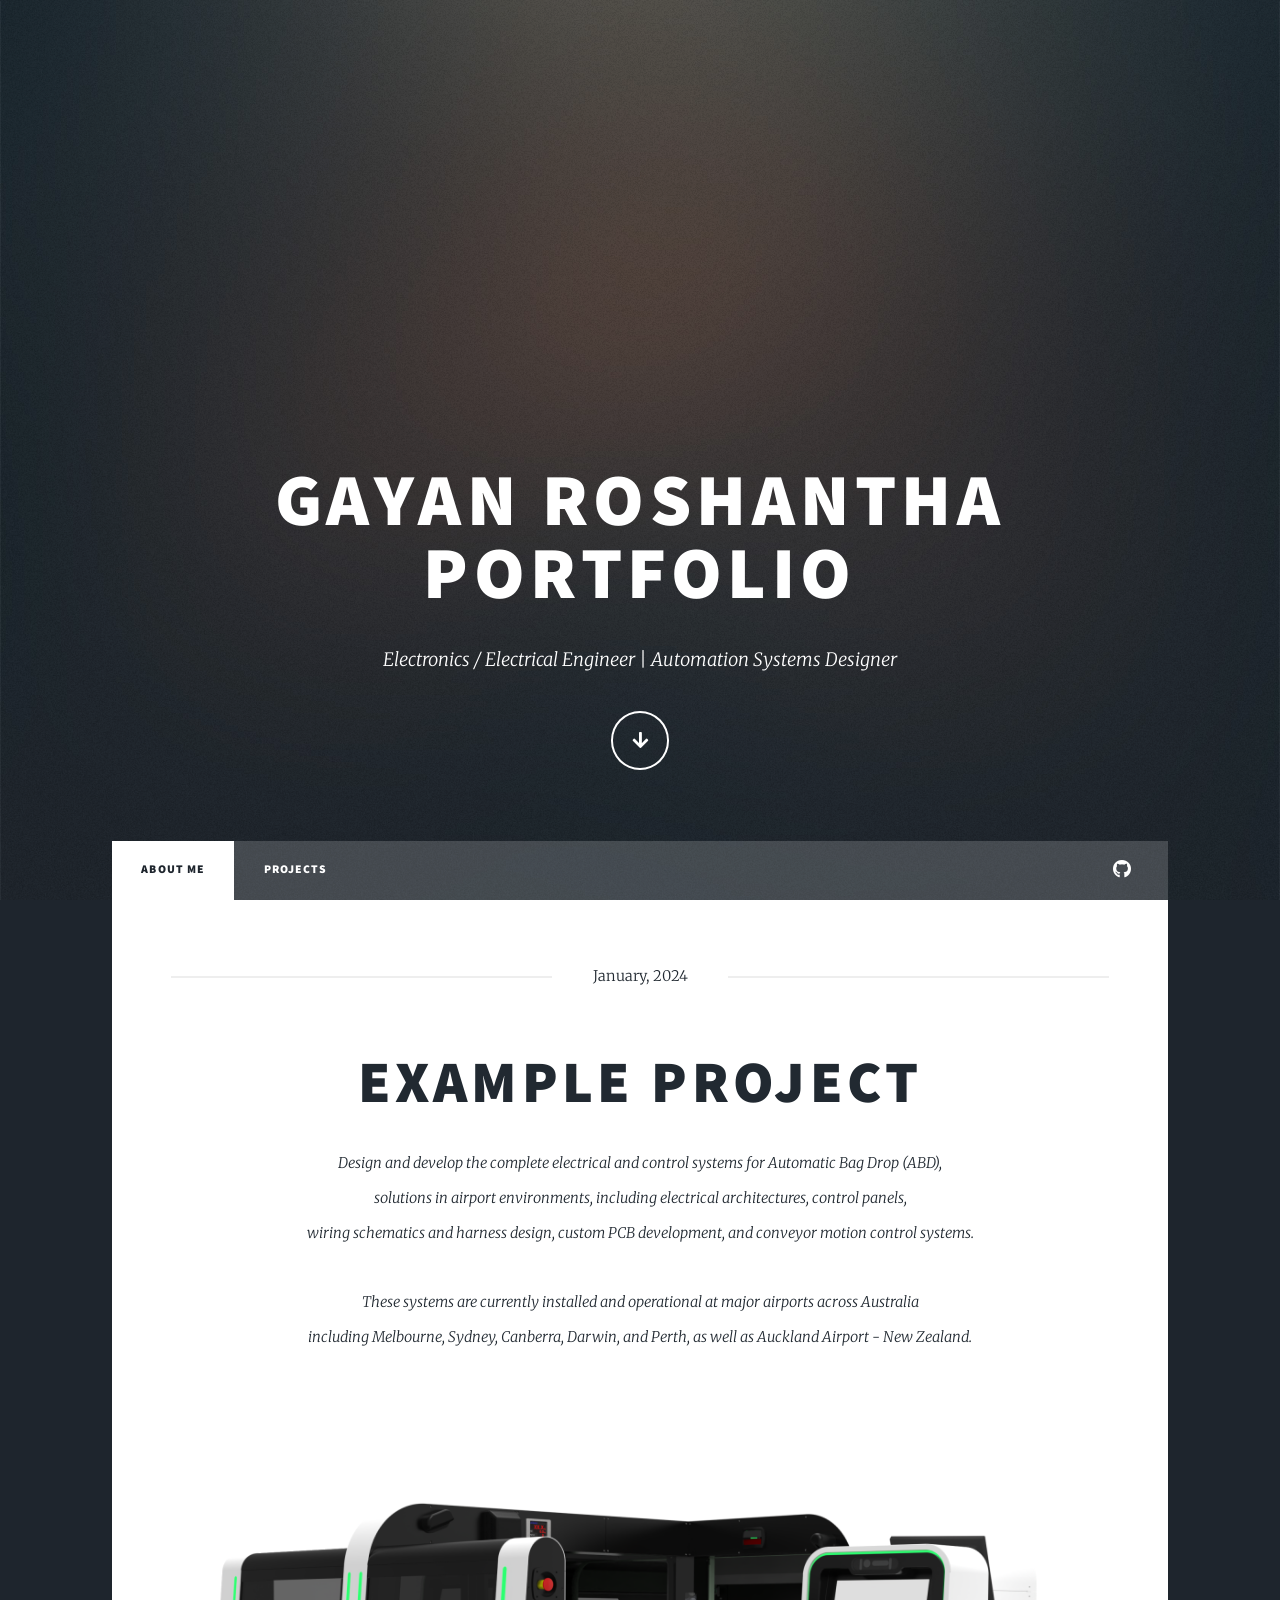
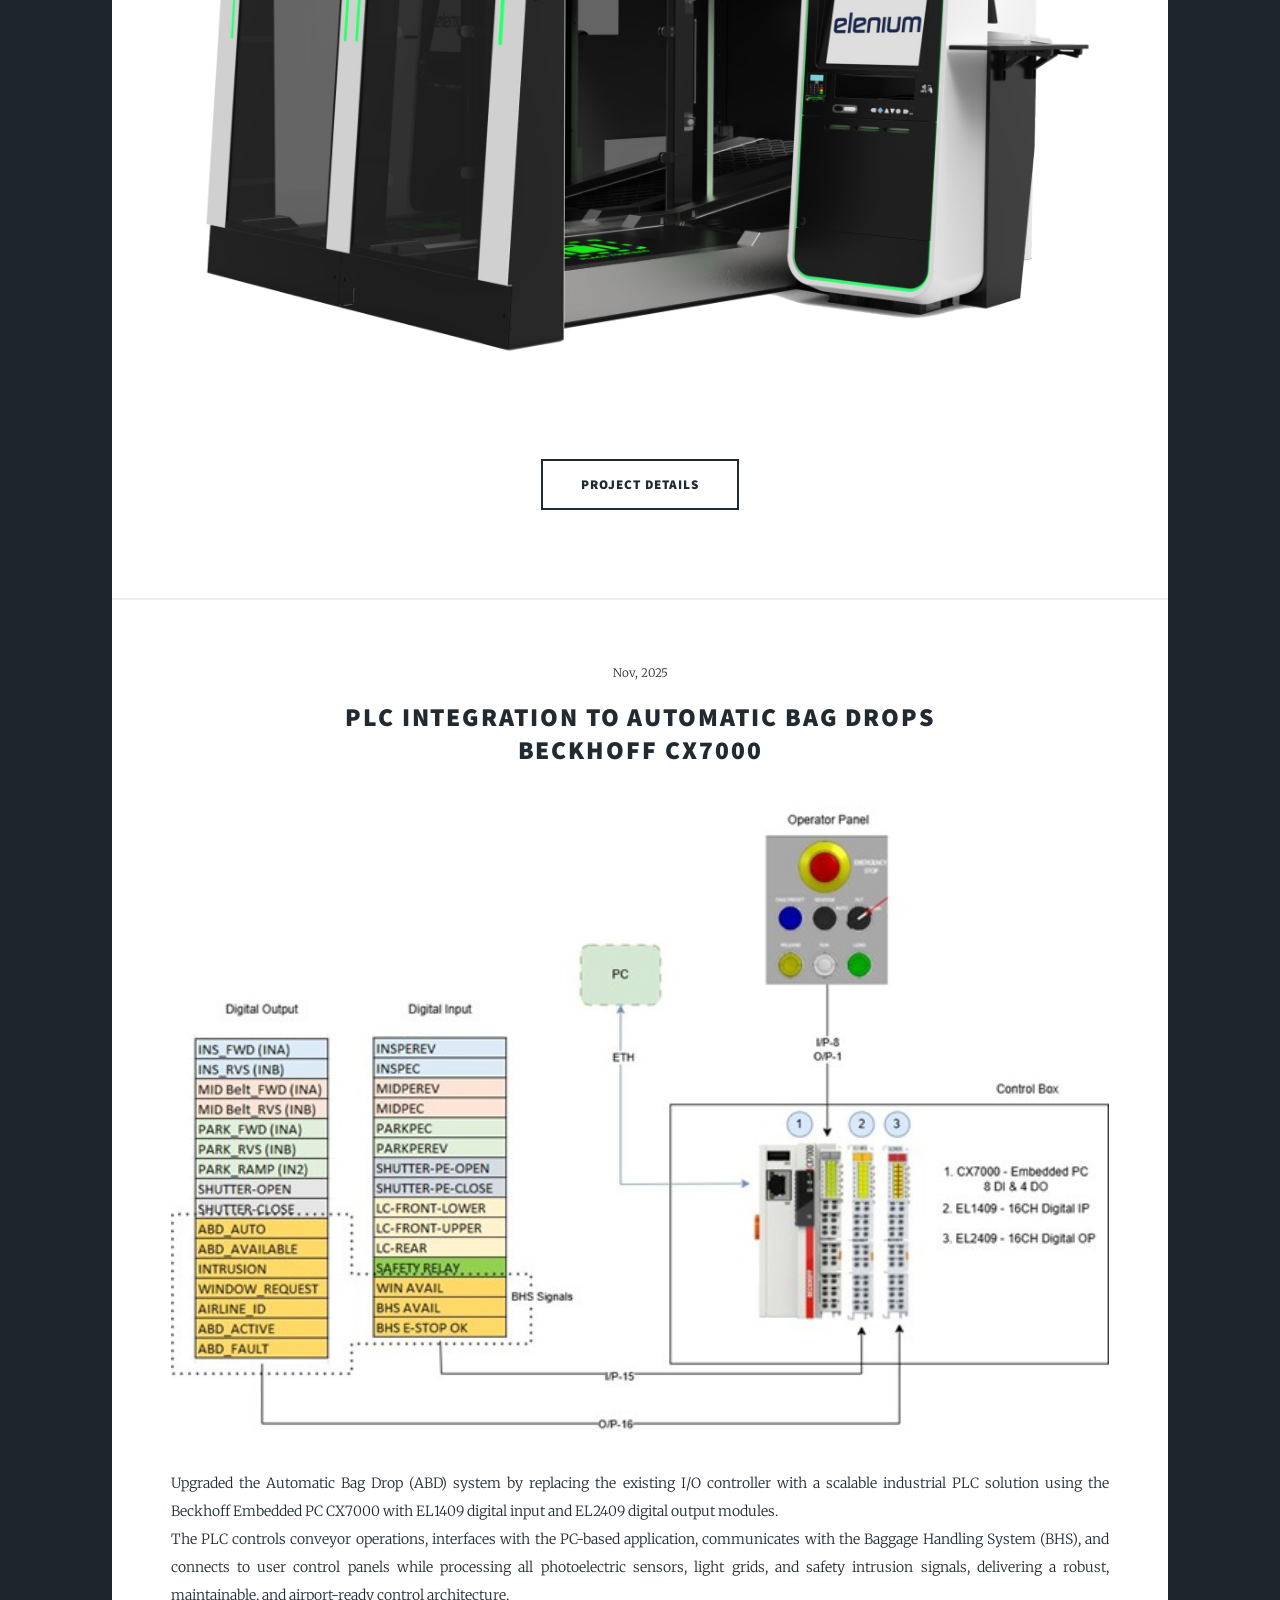
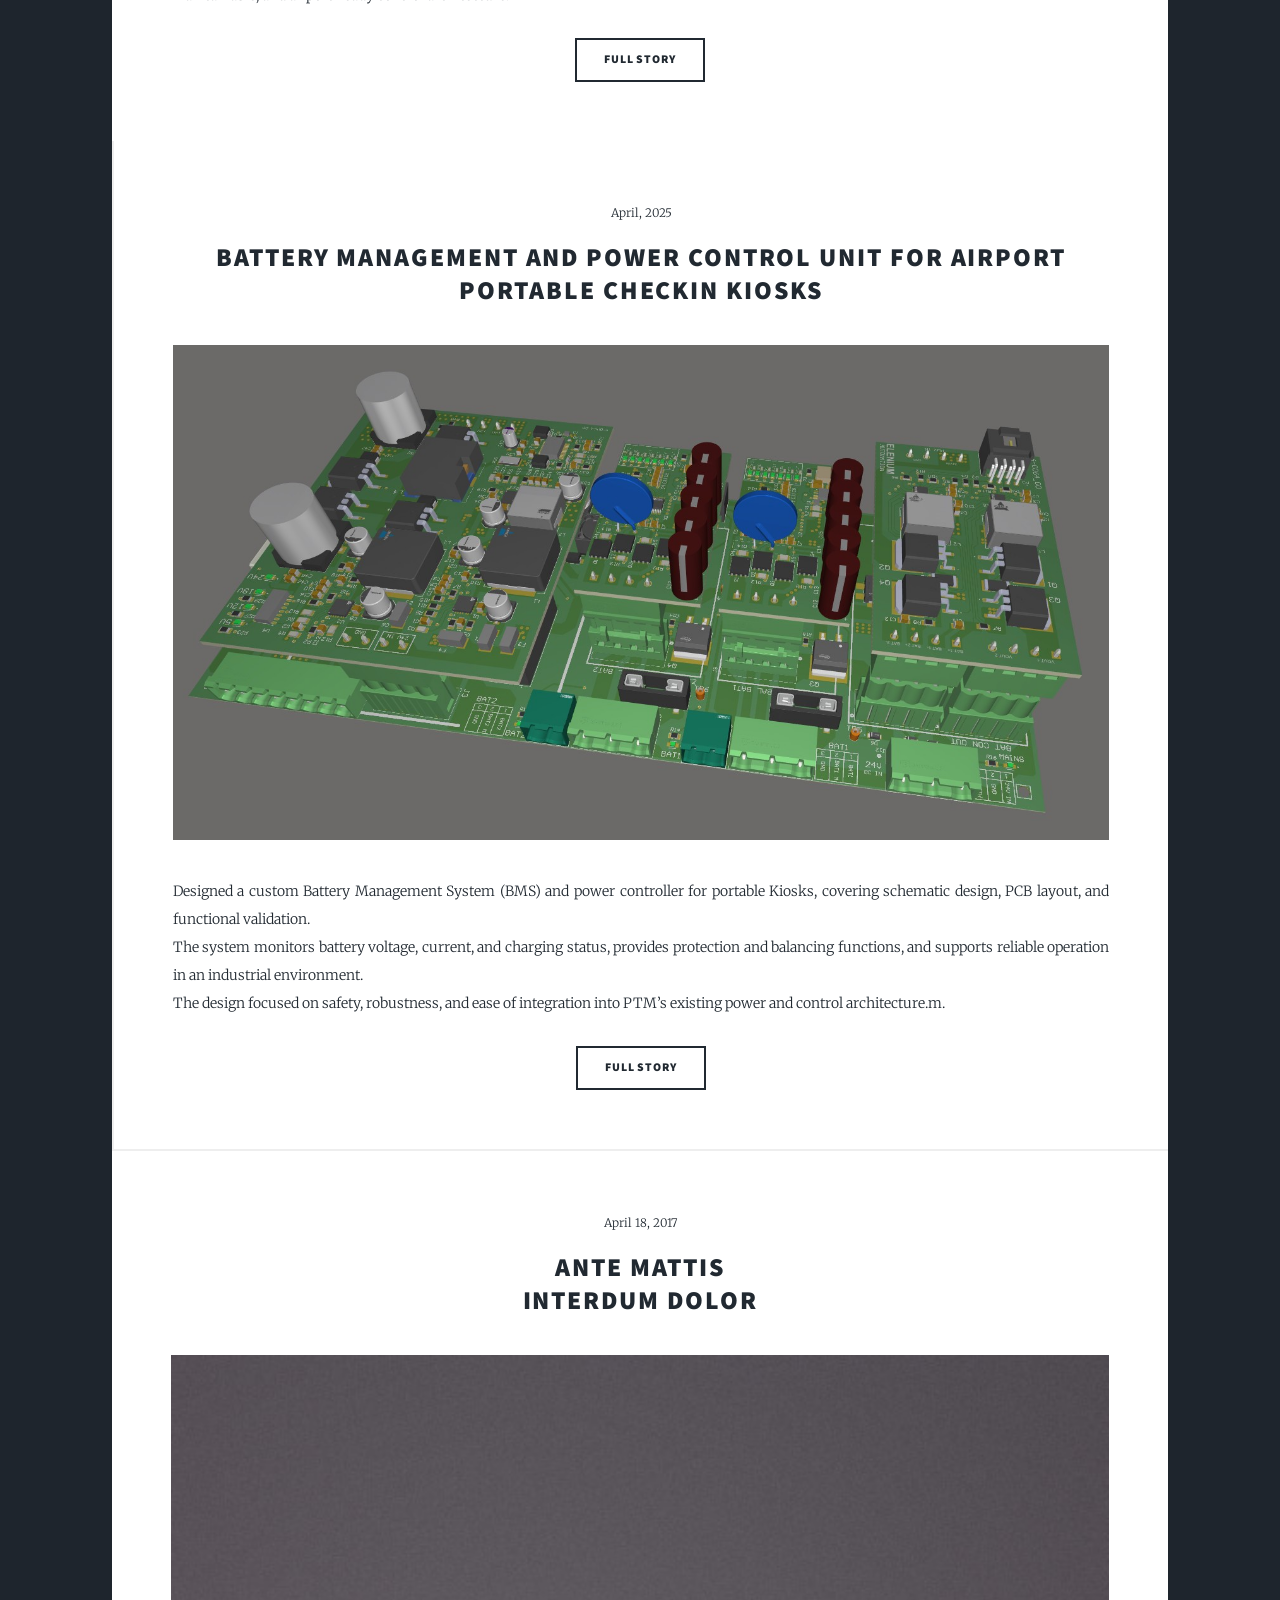
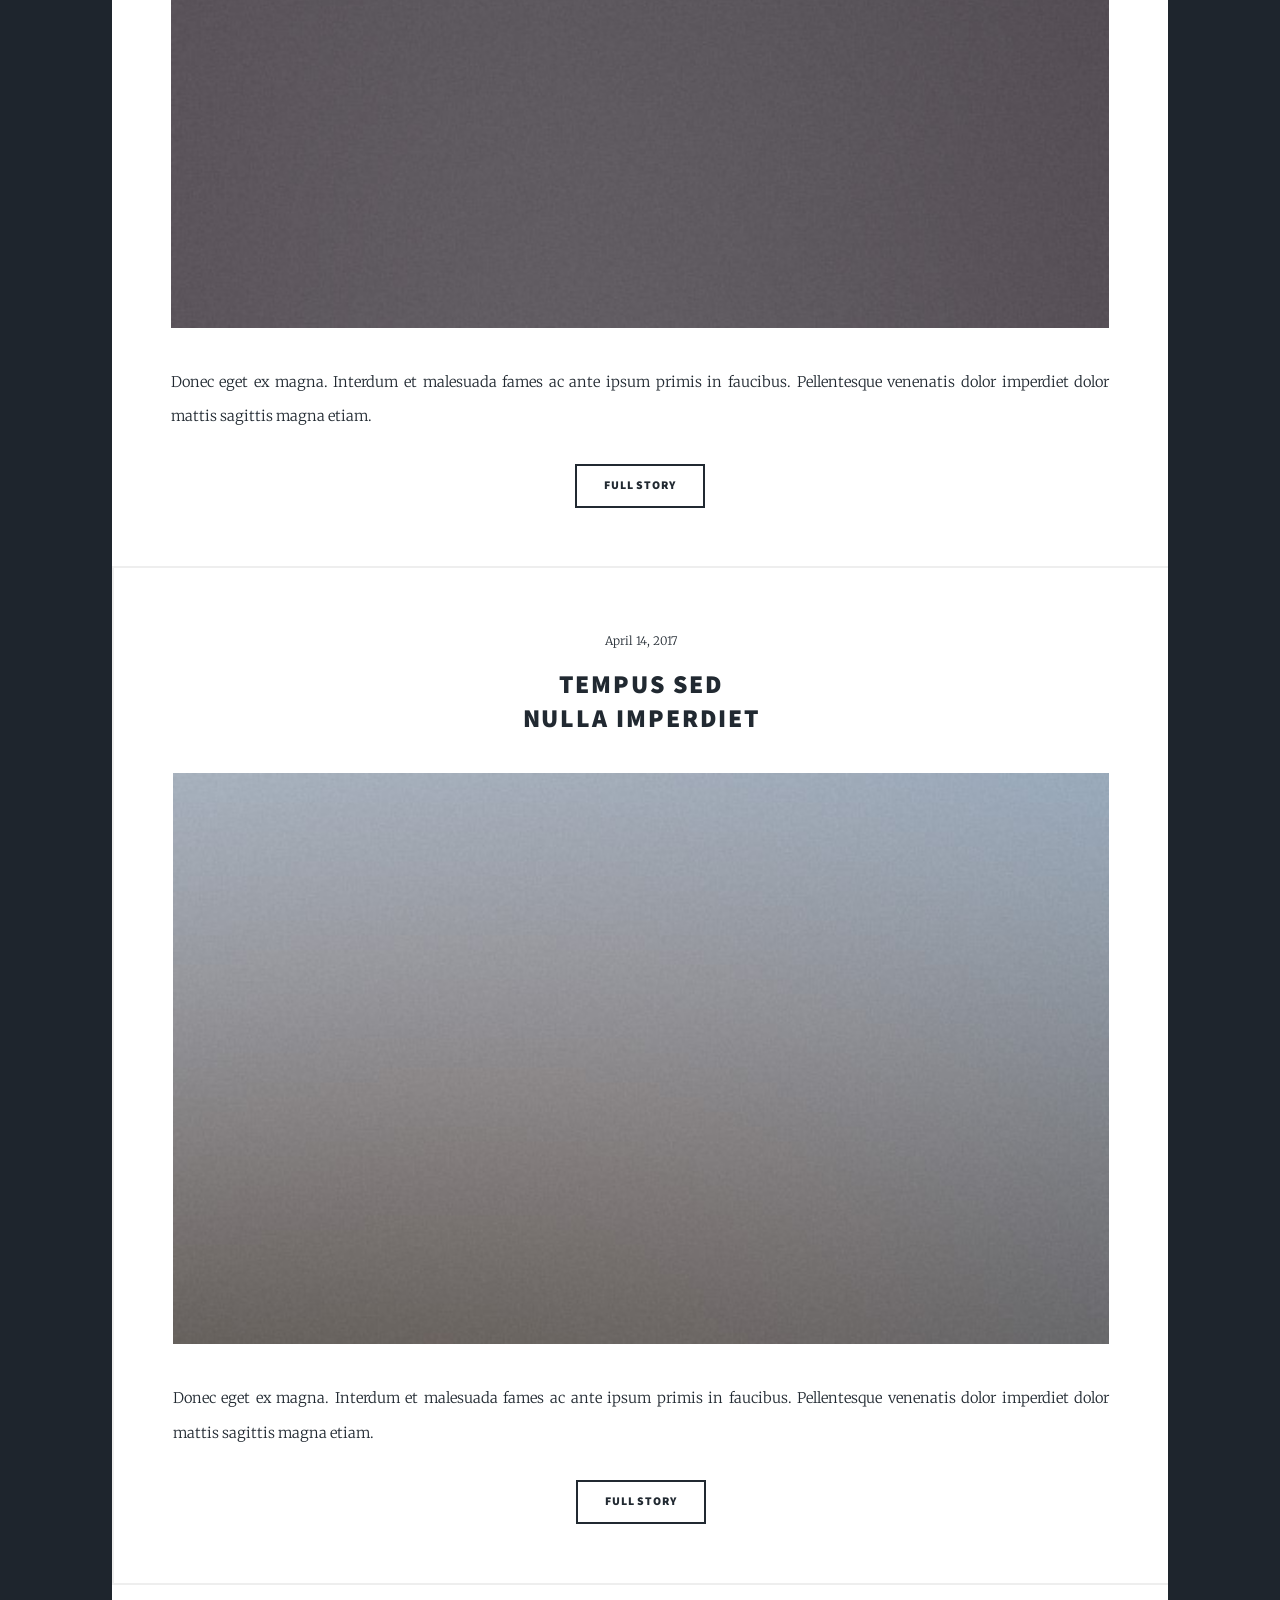
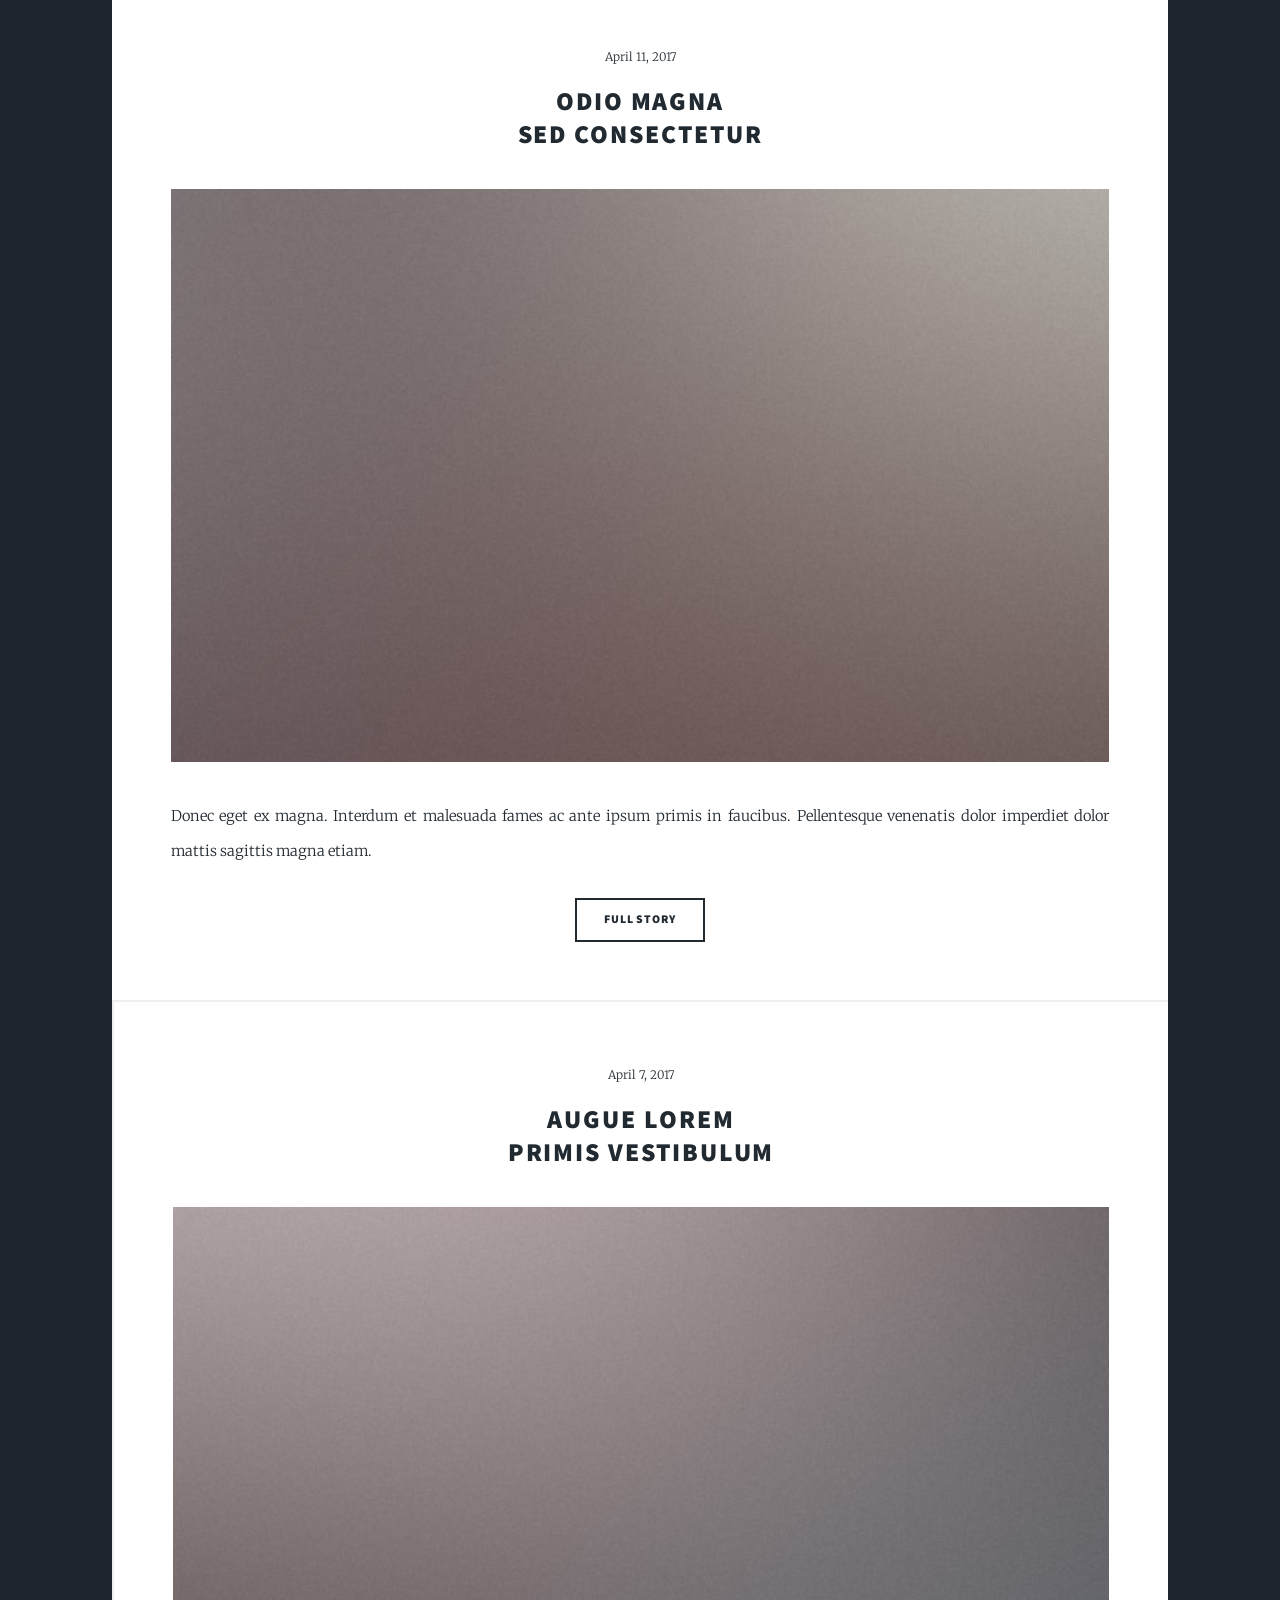
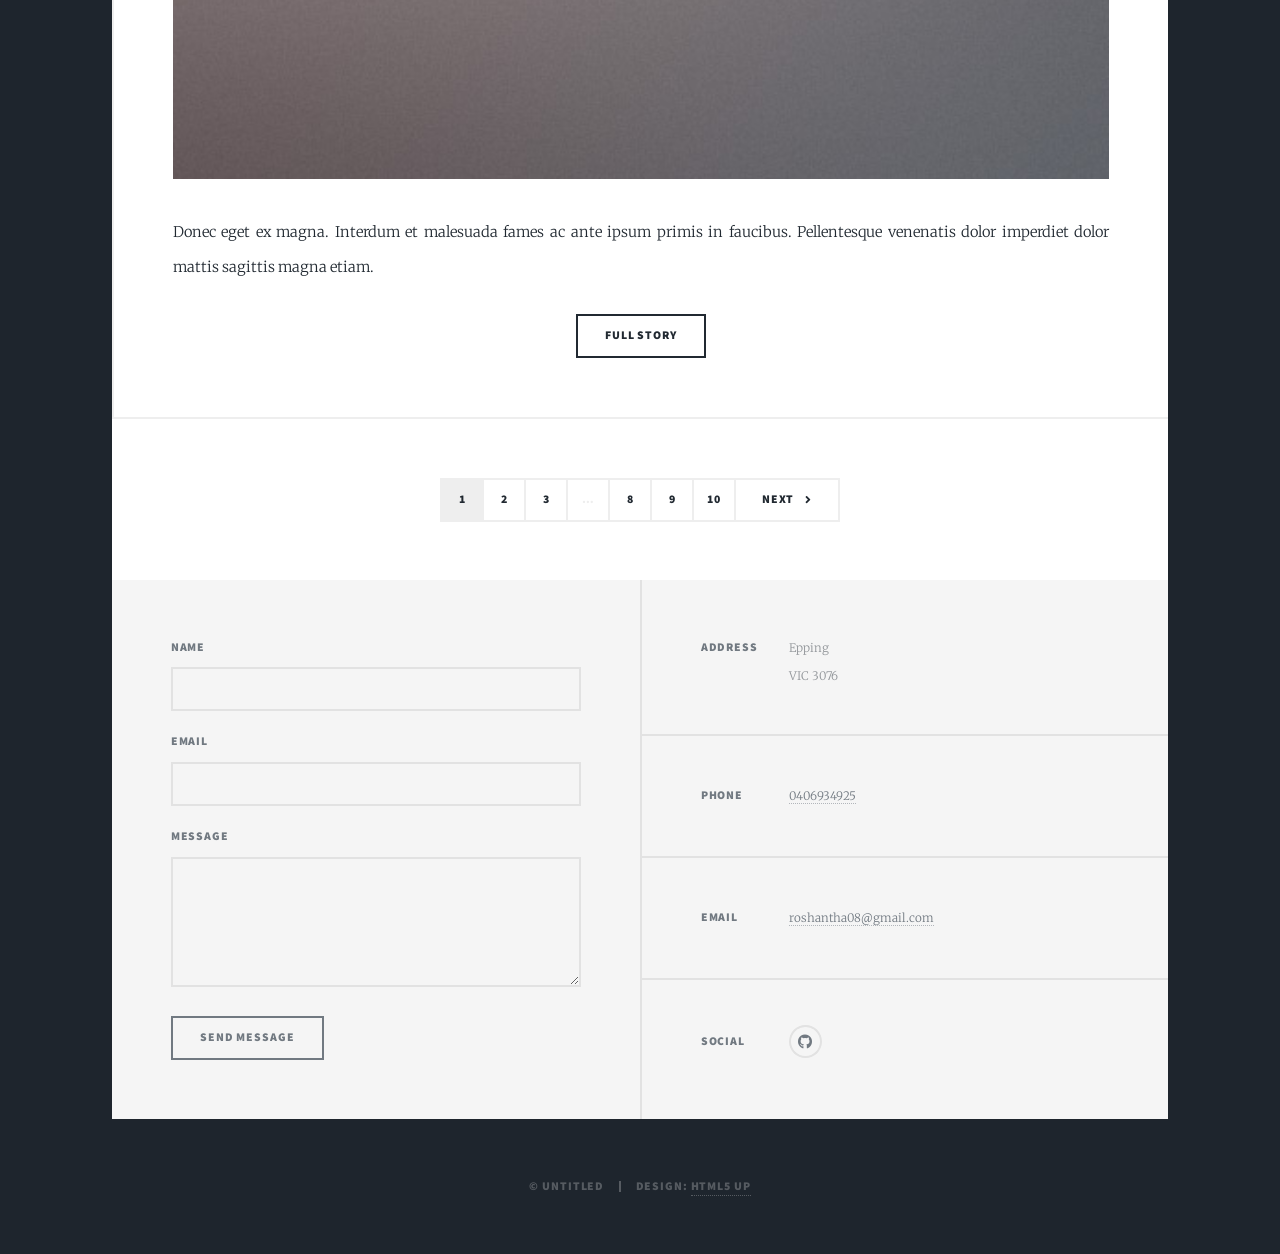
<file: generic.html>
<!DOCTYPE HTML>
<!--
	Massively by HTML5 UP
	html5up.net | @ajlkn
	Free for personal and commercial use under the CCA 3.0 license (html5up.net/license)
-->
<html>
	<head>
		<title>Gayan Roshantha - Profile</title>
		<meta charset="utf-8" />
		<meta name="viewport" content="width=device-width, initial-scale=1, user-scalable=no" />
		<link rel="stylesheet" href="assets/css/main.css" />
		<noscript><link rel="stylesheet" href="assets/css/noscript.css" /></noscript>
	</head>
	<body class="is-preload">

		<!-- Wrapper -->
			<div id="wrapper" class="fade-in">

				<!-- Intro -->
					<div id="intro">
						<h1>GAYAN ROSHANTHA<br />
						PORTFOLIO</h1>
						<p>Electronics / Electrical Engineer | Automation Systems Designer  <a href="https://html5up.net/license"></a></p>
						<ul class="actions">
							<li><a href="#header" class="button icon solid solo fa-arrow-down scrolly">Continue</a></li>
						</ul>
					</div>

				<!-- Header -->
					<header id="header">
						<a href="index.html" class="logo">PORTFOLIO</a>
					</header>

				<!-- Nav -->
					<nav id="nav">
						<ul class="links">
							<li class="active"><a href="index.html">ABOUT ME</a></li>
							<li><a href="index.html">PROJECTS</a></li>
						</ul>
						<ul class="icons">
							<li><a href="#" class="icon brands fa-github"><span class="label">GitHub</span></a></li>
						</ul>
					</nav>

				<!-- Main -->
					<div id="main">

						<!-- Featured Post -->
							<article class="post featured">
								<header class="major">
									<span class="date">January, 2024</span>
									<h2><a href="#">Example Project<br />
									</a></h2>
									<p>Design and develop the complete electrical and control systems for Automatic Bag Drop (ABD),<br />
									solutions in airport environments, including electrical architectures, control panels,<br />
									wiring schematics and harness design, custom PCB development, and conveyor motion control systems.<br />
									<br />
									These systems are currently installed and operational at major airports across Australia <br />
									including Melbourne, Sydney, Canberra, Darwin, and Perth, as well as Auckland Airport - New Zealand.</p>
									</p>
								</header>
								<a href="#" class="image main"><img src="images/sideloadbagdrop.png" alt="" /></a>
								<ul class="actions special">
									<li><a href="https://github.com/GayanRoshantha/AutomaticBagDrop-ABD-" class="button large">Project Details</a></li>
								</ul>
							</article>

						<!-- Posts -->
							<section class="posts">
								<article>
									<header>
										<span class="date">Nov, 2025</span>
										<h2><a href="#">PLC integration to Automatic Bag Drops<br />
										Beckhoff CX7000</a></h2>
									</header>
									<a href="#" class="image fit"><img src="images/PLC.jpg" alt="" /></a>
									<p style="font-size:14px; line-height:2; margin:2;">
										Upgraded the Automatic Bag Drop (ABD) system by replacing the existing I/O controller with a scalable industrial PLC solution using the Beckhoff Embedded PC CX7000 with EL1409 digital input and EL2409 digital output modules.<br /> 
										The PLC controls conveyor operations, interfaces with the PC-based application, communicates with the Baggage Handling System (BHS), and connects to user control panels while processing all photoelectric sensors, light grids, and safety intrusion signals, delivering a robust, maintainable, and airport-ready control architecture.</p>
									<ul class="actions special">
										<li><a href="https://github.com/GayanRoshantha/CX7000_ABDController" class="button">Full Story</a></li>
									</ul>
								</article>
								<article>
									<header>
										<span class="date">April, 2025</span>
										<h2><a href="#">Battery Management and Power Control unit for Airport portable Checkin Kiosks<br />
										</a></h2>
									</header>
									<a href="#" class="image fit"><img src="images/PTM.jpg" alt="" /></a>
									<p style="font-size:14px; line-height:2; margin:2;">
										Designed a custom Battery Management System (BMS) and power controller for portable Kiosks, covering schematic design, PCB layout, and functional validation.<br /> 
										The system monitors battery voltage, current, and charging status, provides protection and balancing functions, and supports reliable operation in an industrial environment.<br /> 
										The design focused on safety, robustness, and ease of integration into PTM’s existing power and control architecture.m.</p>
									<ul class="actions special">
										<li><a href="#" class="button">Full Story</a></li>
									</ul>
								</article>
								<article>
									<header>
										<span class="date">April 18, 2017</span>
										<h2><a href="#">Ante mattis<br />
										interdum dolor</a></h2>
									</header>
									<a href="#" class="image fit"><img src="images/pic04.jpg" alt="" /></a>
									<p>Donec eget ex magna. Interdum et malesuada fames ac ante ipsum primis in faucibus. Pellentesque venenatis dolor imperdiet dolor mattis sagittis magna etiam.</p>
									<ul class="actions special">
										<li><a href="#" class="button">Full Story</a></li>
									</ul>
								</article>
								<article>
									<header>
										<span class="date">April 14, 2017</span>
										<h2><a href="#">Tempus sed<br />
										nulla imperdiet</a></h2>
									</header>
									<a href="#" class="image fit"><img src="images/pic05.jpg" alt="" /></a>
									<p>Donec eget ex magna. Interdum et malesuada fames ac ante ipsum primis in faucibus. Pellentesque venenatis dolor imperdiet dolor mattis sagittis magna etiam.</p>
									<ul class="actions special">
										<li><a href="#" class="button">Full Story</a></li>
									</ul>
								</article>
								<article>
									<header>
										<span class="date">April 11, 2017</span>
										<h2><a href="#">Odio magna<br />
										sed consectetur</a></h2>
									</header>
									<a href="#" class="image fit"><img src="images/pic06.jpg" alt="" /></a>
									<p>Donec eget ex magna. Interdum et malesuada fames ac ante ipsum primis in faucibus. Pellentesque venenatis dolor imperdiet dolor mattis sagittis magna etiam.</p>
									<ul class="actions special">
										<li><a href="#" class="button">Full Story</a></li>
									</ul>
								</article>
								<article>
									<header>
										<span class="date">April 7, 2017</span>
										<h2><a href="#">Augue lorem<br />
										primis vestibulum</a></h2>
									</header>
									<a href="#" class="image fit"><img src="images/pic07.jpg" alt="" /></a>
									<p>Donec eget ex magna. Interdum et malesuada fames ac ante ipsum primis in faucibus. Pellentesque venenatis dolor imperdiet dolor mattis sagittis magna etiam.</p>
									<ul class="actions special">
										<li><a href="#" class="button">Full Story</a></li>
									</ul>
								</article>
							</section>

						<!-- Footer -->
							<footer>
								<div class="pagination">
									<!--<a href="#" class="previous">Prev</a>-->
									<a href="#" class="page active">1</a>
									<a href="#" class="page">2</a>
									<a href="#" class="page">3</a>
									<span class="extra">&hellip;</span>
									<a href="#" class="page">8</a>
									<a href="#" class="page">9</a>
									<a href="#" class="page">10</a>
									<a href="#" class="next">Next</a>
								</div>
							</footer>

					</div>

				<!-- Footer -->
					<footer id="footer">
						<section>
							<form method="post" action="#">
								<div class="fields">
									<div class="field">
										<label for="name">Name</label>
										<input type="text" name="name" id="name" />
									</div>
									<div class="field">
										<label for="email">Email</label>
										<input type="text" name="email" id="email" />
									</div>
									<div class="field">
										<label for="message">Message</label>
										<textarea name="message" id="message" rows="3"></textarea>
									</div>
								</div>
								<ul class="actions">
									<li><input type="submit" value="Send Message" /></li>
								</ul>
							</form>
						</section>
						<section class="split contact">
							<section class="alt">
								<h3>Address</h3>
								<p>Epping<br />
								VIC 3076</p>
							</section>
							<section>
								<h3>Phone</h3>
								<p><a href="#">0406934925</a></p>
							</section>
							<section>
								<h3>Email</h3>
								<p><a href="#">roshantha08@gmail.com</a></p>
							</section>
							<section>
								<h3>Social</h3>
								<ul class="icons alt">
									<li><a href="#" class="icon brands alt fa-github"><span class="label">GitHub</span></a></li>
								</ul>
							</section>
						</section>
					</footer>

				<!-- Copyright -->
					<div id="copyright">
						<ul><li>&copy; Untitled</li><li>Design: <a href="https://html5up.net">HTML5 UP</a></li></ul>
					</div>

			</div>

		<!-- Scripts -->
			<script src="assets/js/jquery.min.js"></script>
			<script src="assets/js/jquery.scrollex.min.js"></script>
			<script src="assets/js/jquery.scrolly.min.js"></script>
			<script src="assets/js/browser.min.js"></script>
			<script src="assets/js/breakpoints.min.js"></script>
			<script src="assets/js/util.js"></script>
			<script src="assets/js/main.js"></script>

	</body>

</html>
</file>
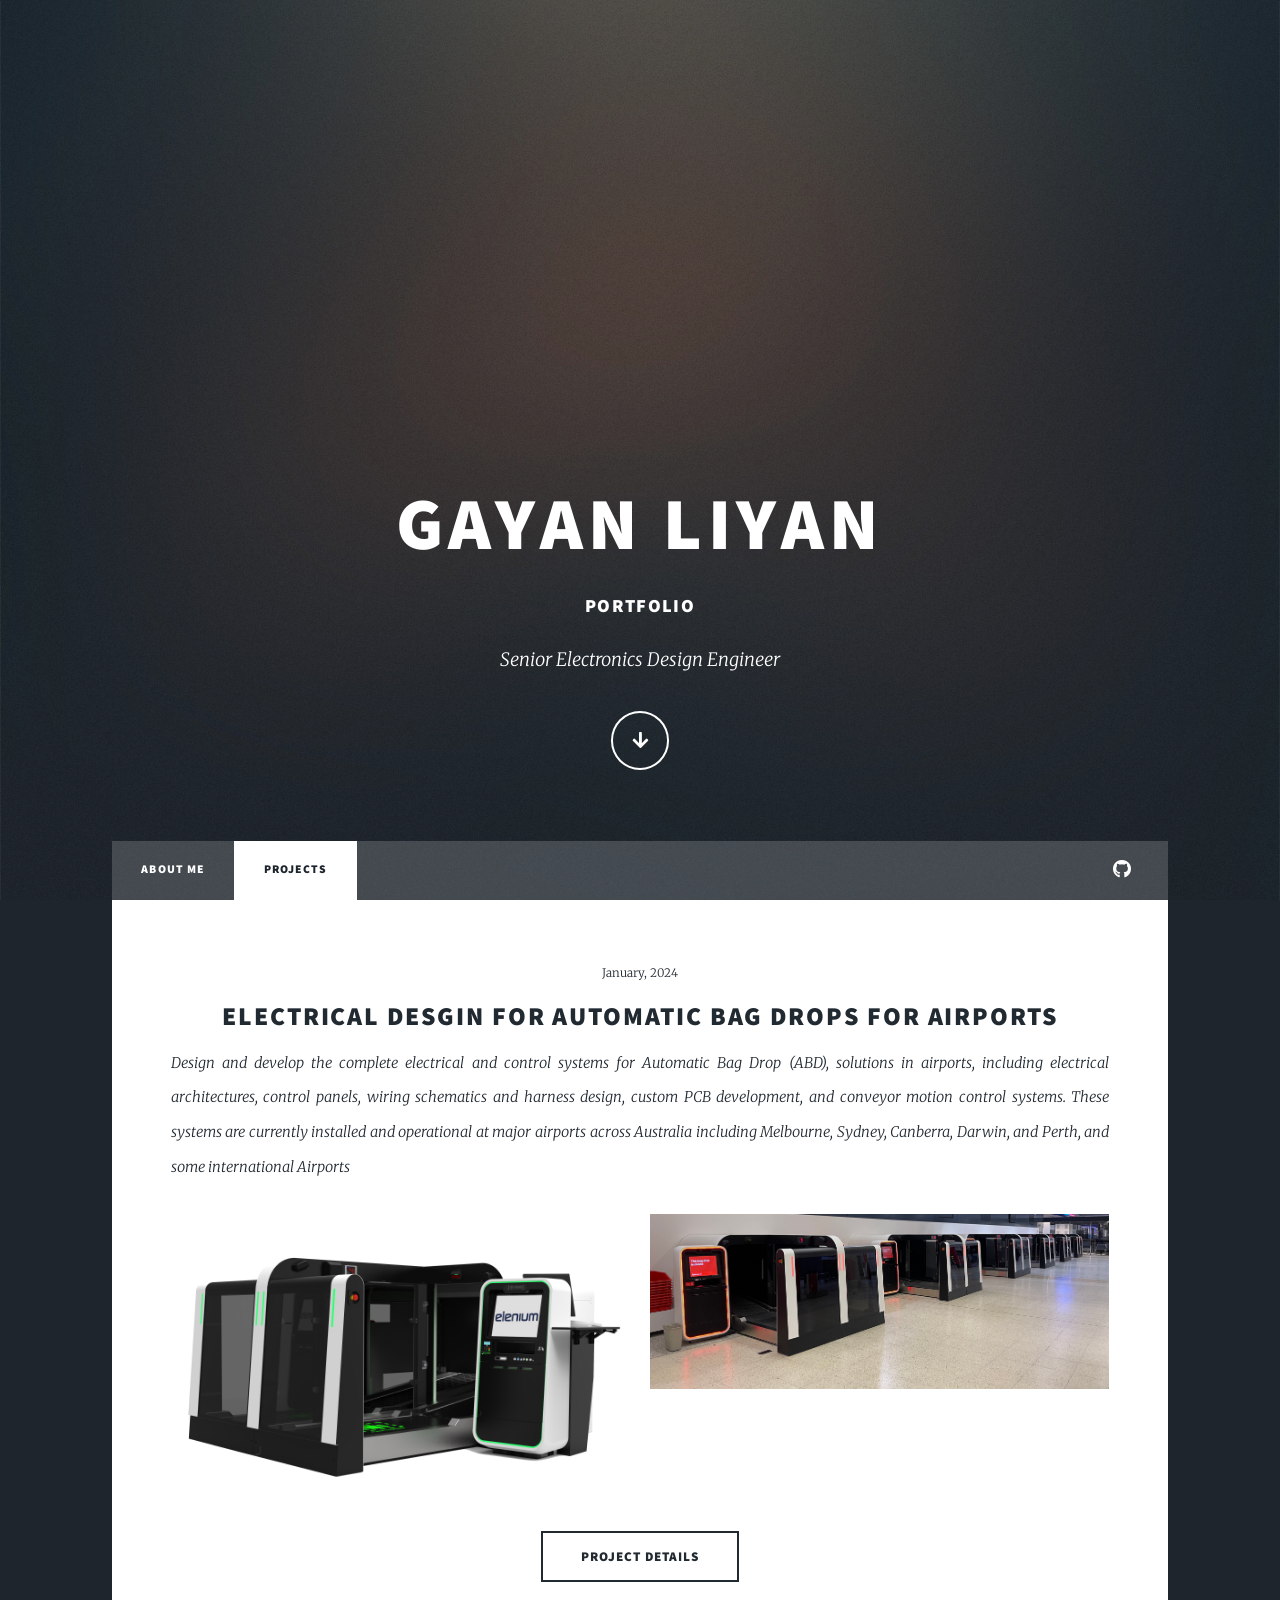
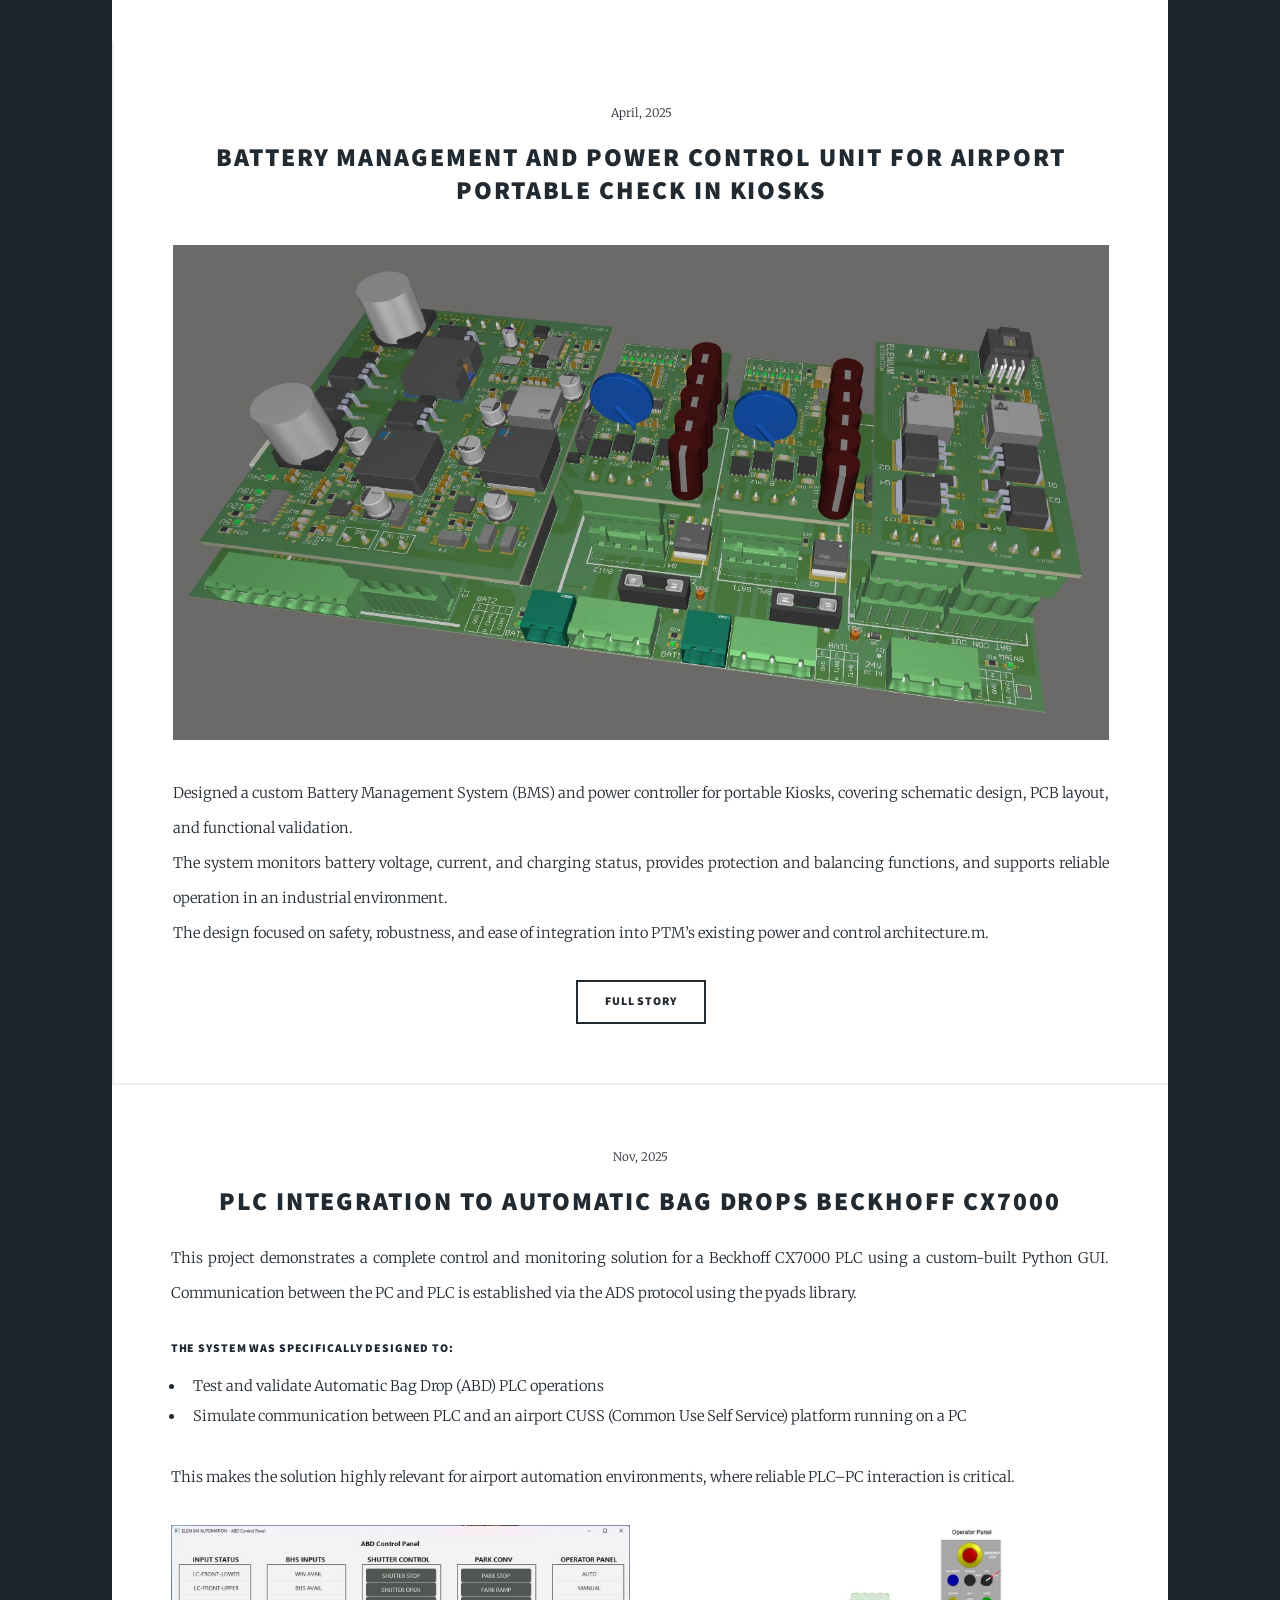
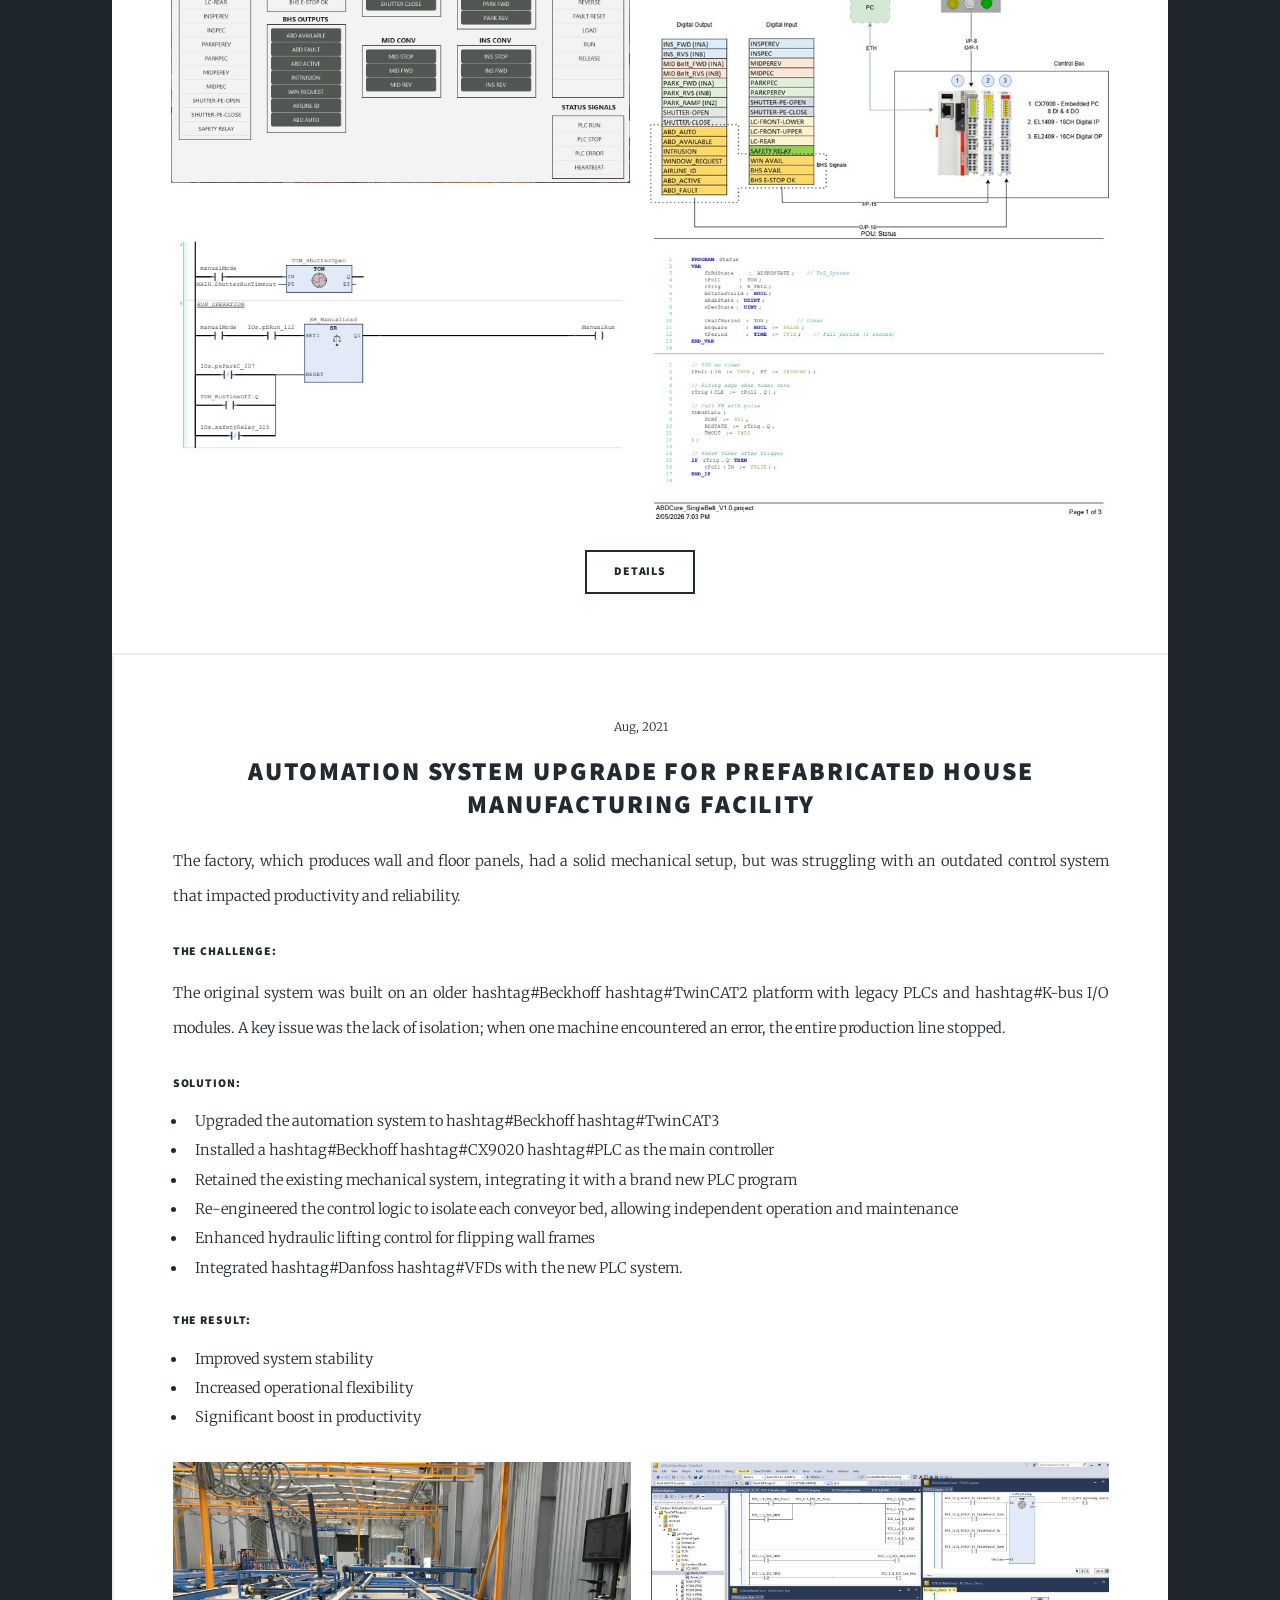
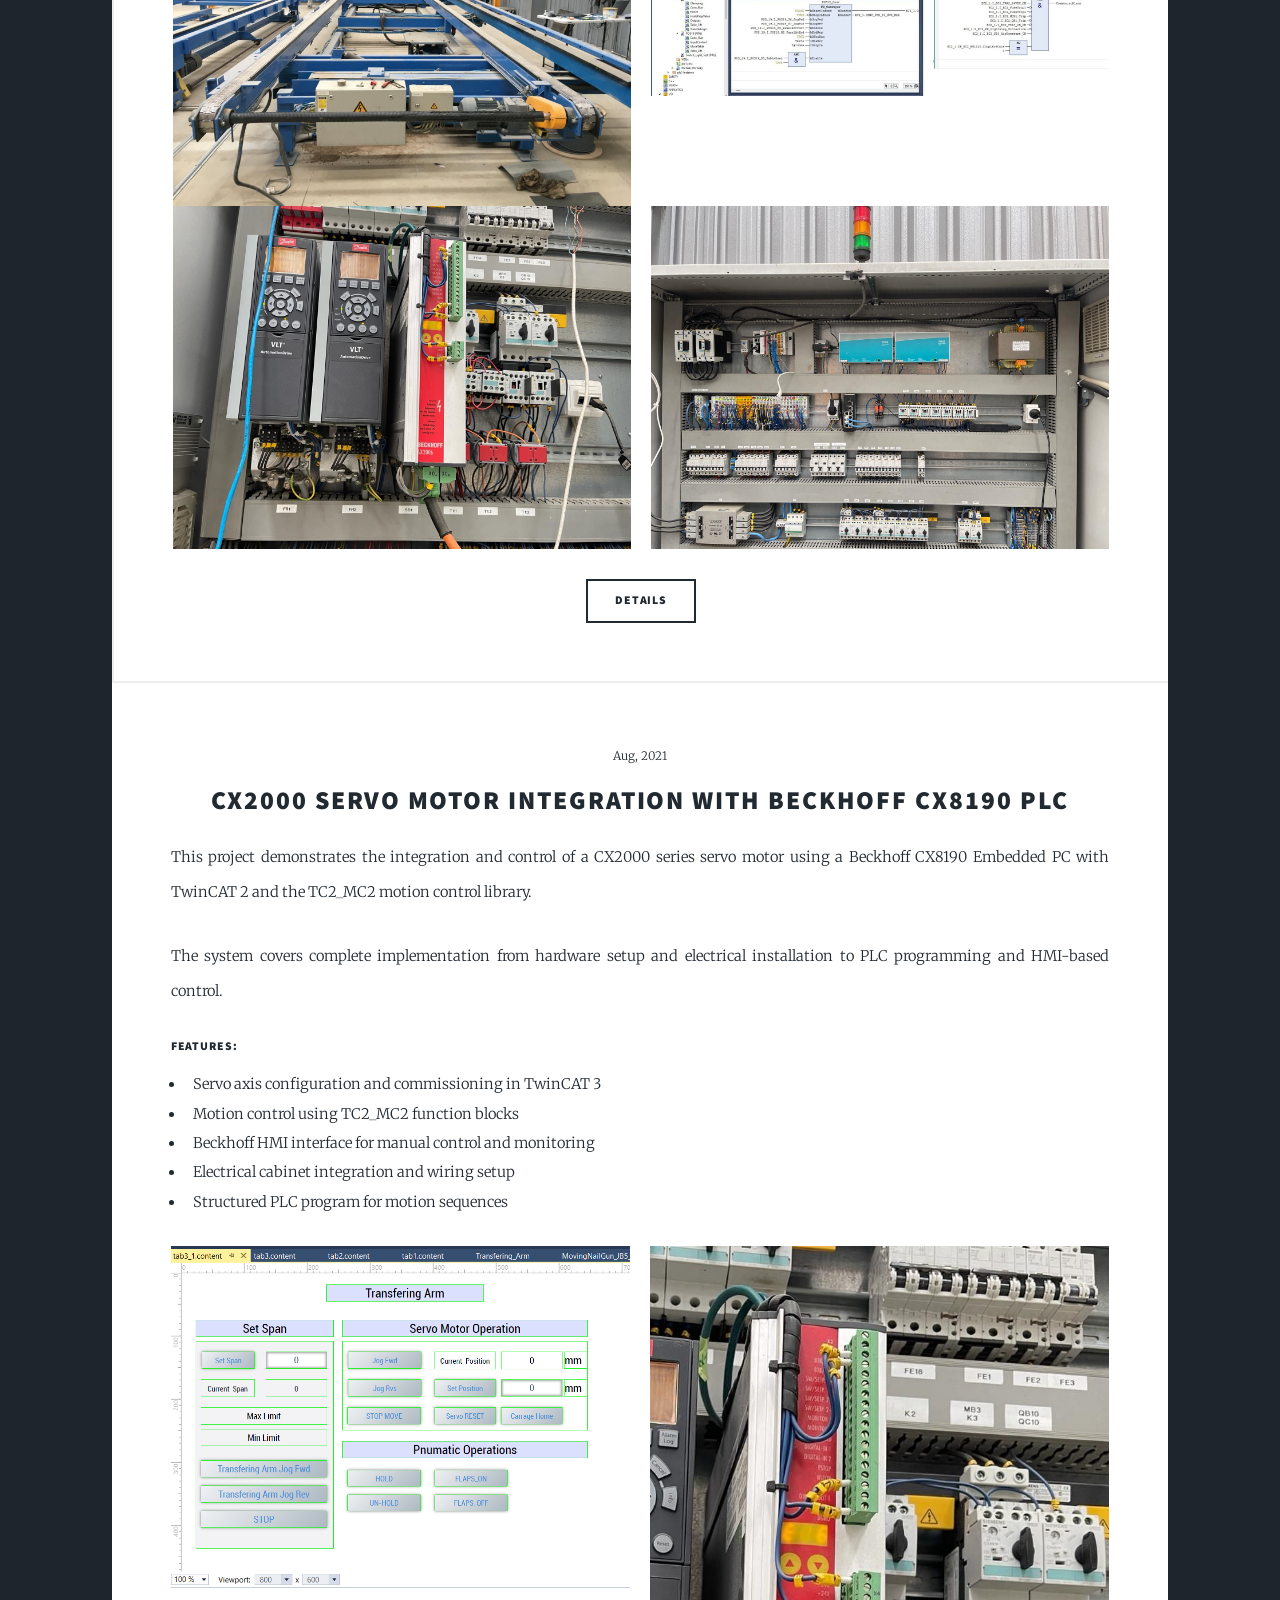
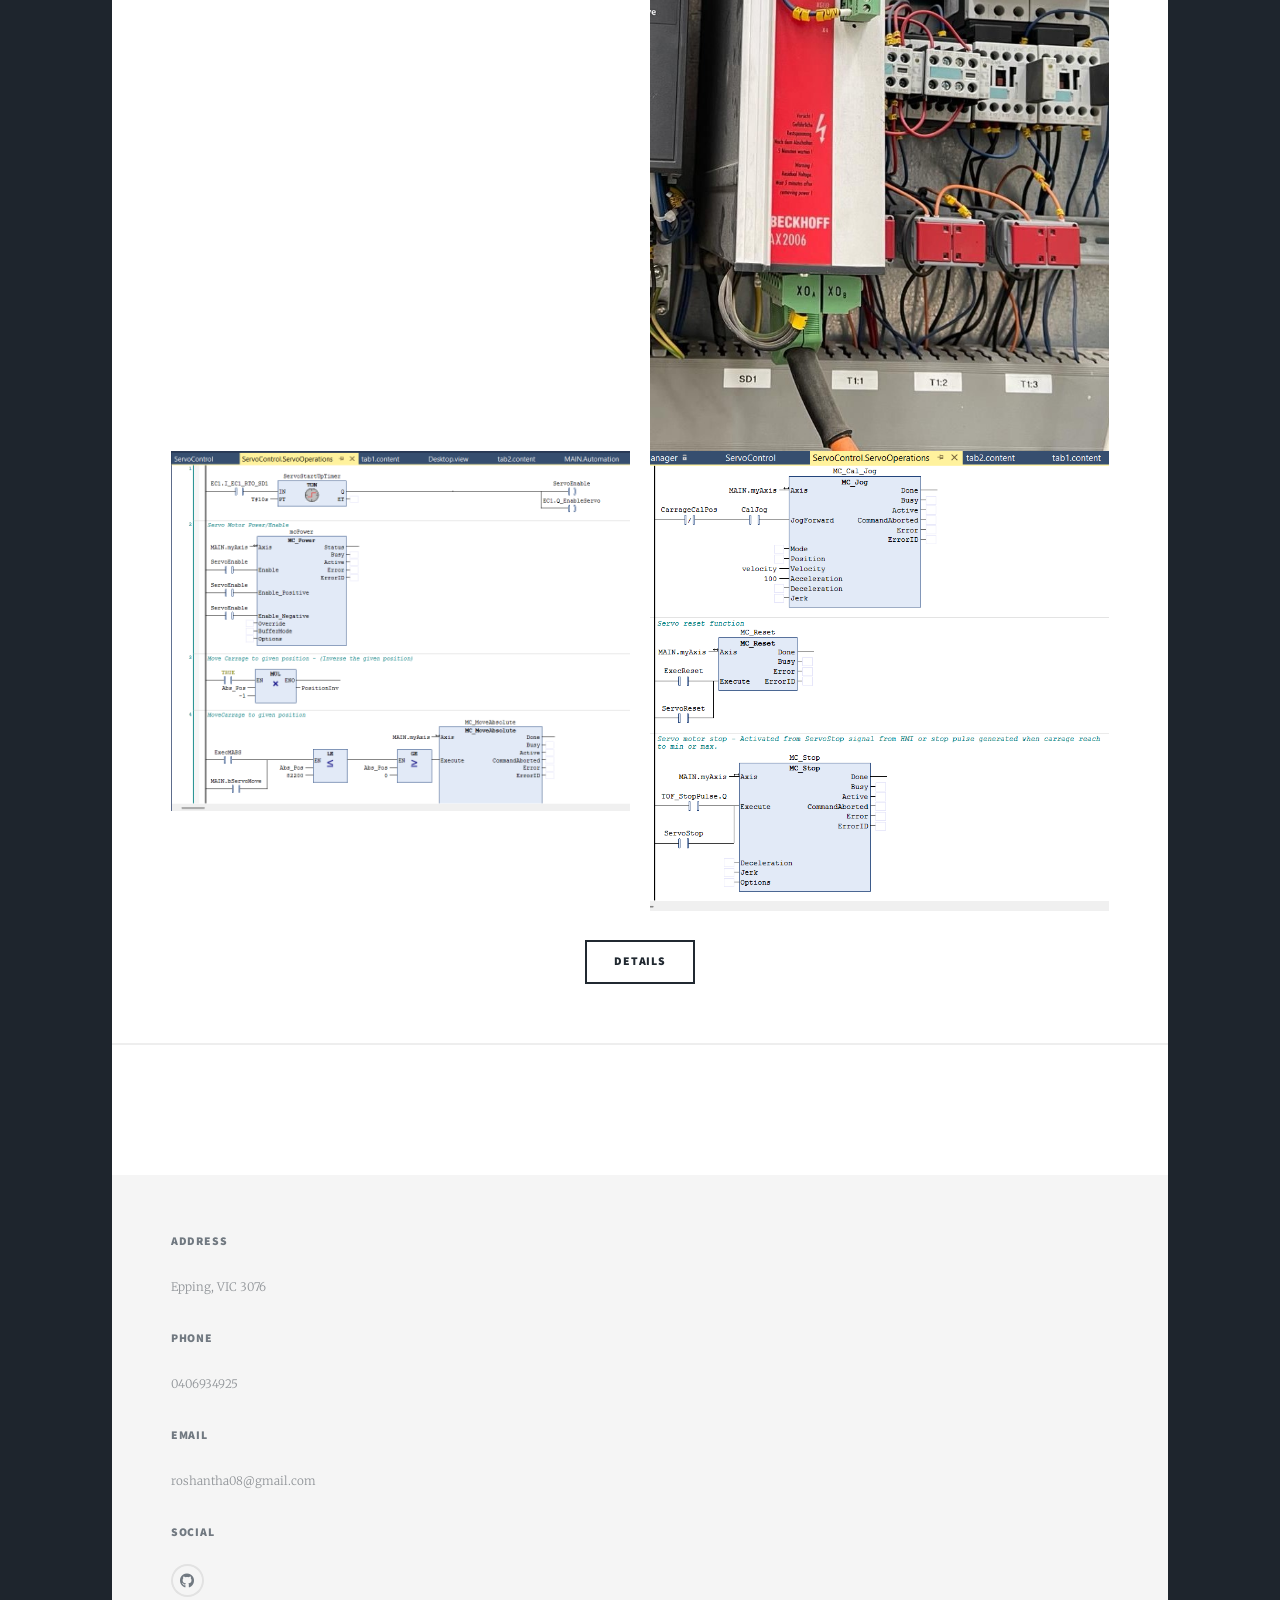
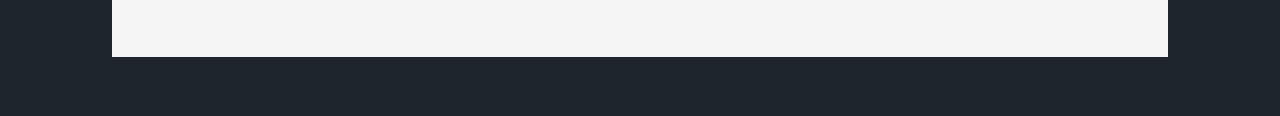
<file: projects.html>
<!DOCTYPE HTML>
<!--
	Massively by HTML5 UP
	html5up.net | @ajlkn
	Free for personal and commercial use under the CCA 3.0 license (html5up.net/license)
-->
<html>
	<head>
		<title>Gayan Roshantha - Profile</title>
		<meta charset="utf-8" />
		<meta name="viewport" content="width=device-width, initial-scale=1, user-scalable=no" />
		<link rel="stylesheet" href="assets/css/main.css" />
		<noscript><link rel="stylesheet" href="assets/css/noscript.css" /></noscript>
	</head>
	<body class="is-preload">

		<!-- Wrapper -->
			<div id="wrapper" class="fade-in">

				<!-- Intro -->
					<div id="intro">
						<h1>GAYAN LIYAN<br /></h1>
						<h3>PORTFOLIO</h3>
						<p>Senior Electronics Design Engineer   </a></p>
						<ul class="actions">
							<li><a href="#header" class="button icon solid solo fa-arrow-down scrolly">Continue</a></li>
						</ul>
					</div>

				<!-- Header -->
					<header id="header">
						<a href="index.html" class="logo">PORTFOLIO</a>
					</header>

				<!-- Nav -->
					<nav id="nav">
						<ul class="links">
							<li><a href="index.html">ABOUT ME</a></li>
							<li class="active"><a href="projects.html">PROJECTS</a></li>
						</ul>
						<ul class="icons">
							<li><a href="#" class="icon brands fa-github"><span class="label">GitHub</span></a></li>
						</ul>
					</nav>

				<!-- Main -->
					<div id="main">

						<!-- Featured Post -->
							

						<!-- Posts -->
							<section class="posts">
								<article>
									<header>
										<span class="date">January, 2024</span>
										<h2>Electrical Desgin for Automatic Bag Drops for Airports<br />
										</a></h2>
										<p>Design and develop the complete electrical and control systems for Automatic Bag Drop (ABD),
										solutions in airports, including electrical architectures, control panels,
										wiring schematics and harness design, custom PCB development, and conveyor motion control systems.
										These systems are currently installed and operational at major airports across Australia
										including Melbourne, Sydney, Canberra, Darwin, and Perth, and some international Airports</p>
										</p>
									</header>
									<div class="image-row">
    									<a href="images/sideloadbagdrop.png" class="image fit">
        									<img src="images/sideloadbagdrop.png" alt="GUI 1" />
    									</a>
    									<a href="images/ABD2.jpg" class="image fit">
        									<img src="images/ABD2.jpg" alt="GUI 2" />
    									</a>
									</div>
								
								<p>     </p>
								<ul class="actions special">
									<li><a href="https://github.com/GayanRoshantha/AutomaticBagDrop-ABD-" class="button large">Project Details</a></li>
								</ul>
								</article>

								<article>
									<header>
										<span class="date">April, 2025</span>
										<h2><a href="#">Battery Management and Power Control unit for Airport portable Check IN Kiosks<br />
										</a></h2>
									</header>
									<a href="#" class="image fit"><img src="images/PTM.jpg" alt="" /></a>
									<p>
										Designed a custom Battery Management System (BMS) and power controller for portable Kiosks, covering schematic design, PCB layout, and functional validation.<br /> 
										The system monitors battery voltage, current, and charging status, provides protection and balancing functions, and supports reliable operation in an industrial environment.<br /> 
										The design focused on safety, robustness, and ease of integration into PTM’s existing power and control architecture.m.</p>
									<ul class="actions special">
										<li><a href="#" class="button">Full Story</a></li>
									</ul>
								</article>
								
								<article>
									<header>
										<span class="date">Nov, 2025</span>
										<h2>PLC integration to Automatic Bag Drops Beckhoff CX7000</a></h2>
									</header>
									<p>This project demonstrates a complete control and monitoring solution for a Beckhoff CX7000 PLC using a custom-built Python GUI. Communication between the PC and PLC is established via the ADS protocol using the pyads library.</p>
									<h6 style="text-align: left;">The system was specifically designed to:</h6>
									<ul style="text-align: left; line-height: 2;">
										<li>Test and validate Automatic Bag Drop (ABD) PLC operations</li>
										<li>Simulate communication between PLC and an airport CUSS (Common Use Self Service) platform running on a PC</li>
									</ul>
									<p>This makes the solution highly relevant for airport automation environments, where reliable PLC–PC interaction is critical.</p>
										
									<div class="image-row">
    									<a href="images/CX7000_Python_GUI.jpg" class="image fit">
        									<img src="images/CX7000_Python_GUI.jpg" alt="GUI 1" />
    									</a>
    									<a href="images/PLC.jpg" class="image fit">
        									<img src="images/PLC.jpg" alt="GUI 2" />
    									</a>
									</div>

									<div class="image-row">
    									<a href="images/plcProg1.jpg" class="image fit">
        									<img src="images/plcProg1.jpg" alt="GUI 1" />
    									</a>
    									<a href="images/plcProg2.jpg" class="image fit">
        									<img src="images/plcProg2.jpg" alt="GUI 2" />
    									</a>
									</div>
									<p>     </p>
									<ul class="actions special">
										<li><a href="https://github.com/GayanRoshantha/CX7000_ABDController" class="button">Details</a></li>
									</ul>
								</article>

								<article>
									<header>
										<span class="date">Aug, 2021</span>
										<h2>Automation System Upgrade for Prefabricated House Manufacturing Facility</a></h2>
									</header>
									<p>The factory, which produces wall and floor panels, had a solid mechanical setup, but was struggling with an outdated control system that impacted productivity and reliability.</p>
									<h6 style="text-align: left;">The Challenge:</h6>
									<p>The original system was built on an older hashtag#Beckhoff hashtag#TwinCAT2 platform with legacy PLCs and hashtag#K-bus I/O modules. A key issue was the lack of isolation; when one machine encountered an error, the entire production line stopped.</p>
									<h6 style="text-align: left;">Solution:</h6>
									<ul style="text-align: left; line-height: 2;">
										<li>Upgraded the automation system to hashtag#Beckhoff hashtag#TwinCAT3</li>
										<li>Installed a hashtag#Beckhoff hashtag#CX9020 hashtag#PLC as the main controller</li>
										<li>Retained the existing mechanical system, integrating it with a brand new PLC program</li>
										<li>Re-engineered the control logic to isolate each conveyor bed, allowing independent operation and maintenance</li>
										<li>Enhanced hydraulic lifting control for flipping wall frames</li>
										<li>Integrated hashtag#Danfoss hashtag#VFDs with the new PLC system.</li>
									</ul>
									<h6 style="text-align: left;">The Result:</h6>
									<ul style="text-align: left; line-height: 2;">
										<li>Improved system stability</li>
										<li>Increased operational flexibility</li>
										<li>Significant boost in productivity</li>
									</ul>
										
									<div class="image-row">
    									<a href="images/fac1.jfif" class="image fit">
        									<img src="images/fac1.jfif" alt="GUI 1" />
    									</a>
    									<a href="images/fac4.jfif" class="image fit">
        									<img src="images/fac4.jfif" alt="GUI 2" />
    									</a>
									</div>

									<div class="image-row">
    									<a href="images/fac2.jfif" class="image fit">
        									<img src="images/fac2.jfif" alt="GUI 1" />
    									</a>
    									<a href="images/fac3.jfif" class="image fit">
        									<img src="images/fac3.jfif" alt="GUI 2" />
    									</a>
									</div>
									<p>     </p>
									<ul class="actions special">
										<li><a href="https://github.com/GayanRoshantha/Beckhoff_PLC_Project" class="button">Details</a></li>
									</ul>
								</article>
								
								<article>
									<header>
										<span class="date">Aug, 2021</span>
										<h2>CX2000 Servo Motor Integration with Beckhoff CX8190 PLC</a></h2>
									</header>
									<p>This project demonstrates the integration and control of a CX2000 series servo motor using a Beckhoff CX8190 Embedded PC with TwinCAT 2 and the TC2_MC2 motion control library.</p>
									<p>The system covers complete implementation from hardware setup and electrical installation to PLC programming and HMI-based control.</p>
									<h6 style="text-align: left;">Features:</h6>
									<ul style="text-align: left; line-height: 2;">
										<li>Servo axis configuration and commissioning in TwinCAT 3</li>
										<li>Motion control using TC2_MC2 function blocks</li>
										<li>Beckhoff HMI interface for manual control and monitoring</li>
										<li>Electrical cabinet integration and wiring setup</li>
										<li>Structured PLC program for motion sequences</li>
									</ul>
										
									<div class="image-row">
    									<a href="images/HMI1.png" class="image fit">
        									<img src="images/HMI1.png" alt="GUI 1" />
    									</a>
    									<a href="images/Servo1.jpg" class="image fit">
        									<img src="images/Servo1.jpg" alt="GUI 2" />
    									</a>
									</div>

									<div class="image-row">
    									<a href="images/PROG.png" class="image fit">
        									<img src="images/PROG.png" alt="GUI 1" />
    									</a>
    									<a href="images/Prog2.png" class="image fit">
        									<img src="images/Prog2.png" alt="GUI 2" />
    									</a>
									</div>
									<p>     </p>
									<ul class="actions special">
										<li><a href="https://github.com/GayanRoshantha/CX2000_Servo_Controller_Program" class="button">Details</a></li>
									</ul>
								</article>
								
								
								
							</section>

						<!-- Footer -->
							<footer>
								<div class="pagination">
									<!--<a href="#" class="previous">Prev</a>
									<a href="#" class="page active">1</a>
									<a href="#" class="page">2</a>
									<a href="#" class="page">3</a>
									<span class="extra">&hellip;</span>
									<a href="#" class="page">8</a>
									<a href="#" class="page">9</a>
									<a href="#" class="page">10</a>
									<a href="#" class="next">Next</a>-->
								</div>
							</footer>

					</div>

				<!-- Footer -->
					<footer id="footer">
						<section>
							<section>
								<h3>Address</h3>
								<p>Epping, VIC 3076</p>
							</section>
							<section>
								<h3>Phone</h3>
								<p>0406934925</a></p>
							</section>
							<section>
								<h3>Email</h3>
								<p>roshantha08@gmail.com</a></p>
							</section>
							<section>
								<h3>Social</h3>
								<ul class="icons alt">
									<li><a href="#" class="icon brands alt fa-github"><span class="label">GitHub</span></a></li>
								</ul>
							</section>
						</section>
					</footer>

				<!-- Copyright -->
					<div id="copyright">
						
					</div>

			</div>

		<!-- Scripts -->
			<script src="assets/js/jquery.min.js"></script>
			<script src="assets/js/jquery.scrollex.min.js"></script>
			<script src="assets/js/jquery.scrolly.min.js"></script>
			<script src="assets/js/browser.min.js"></script>
			<script src="assets/js/breakpoints.min.js"></script>
			<script src="assets/js/util.js"></script>
			<script src="assets/js/main.js"></script>

	</body>

</html>
</file>
<file: assets/css/main.css>
@import url(fontawesome-all.min.css);
@import url("https://fonts.googleapis.com/css?family=Merriweather:300,700,300italic,700italic|Source+Sans+Pro:900");

/*
	Massively by HTML5 UP
	html5up.net | @ajlkn
	Free for personal and commercial use under the CCA 3.0 license (html5up.net/license)
*/

html, body, div, span, applet, object,
iframe, h1, h2, h3, h4, h5, h6, p, blockquote,
pre, a, abbr, acronym, address, big, cite,
code, del, dfn, em, img, ins, kbd, q, s, samp,
small, strike, strong, sub, sup, tt, var, b,
u, i, center, dl, dt, dd, ol, ul, li, fieldset,
form, label, legend, table, caption, tbody,
tfoot, thead, tr, th, td, article, aside,
canvas, details, embed, figure, figcaption,
footer, header, hgroup, menu, nav, output, ruby,
section, summary, time, mark, audio, video {
	margin: 0;
	padding: 0;
	border: 0;
	font-size: 100%;
	font: inherit;
	vertical-align: baseline;}

article, aside, details, figcaption, figure,
footer, header, hgroup, menu, nav, section {
	display: block;}

body {
	line-height: 1;
}

ol, ul {
	list-style: none;
}

blockquote, q {
	quotes: none;
}

	blockquote:before, blockquote:after, q:before, q:after {
		content: '';
		content: none;
	}

table {
	border-collapse: collapse;
	border-spacing: 0;
}

body {
	-webkit-text-size-adjust: none;
}

mark {
	background-color: transparent;
	color: inherit;
}

input::-moz-focus-inner {
	border: 0;
	padding: 0;
}

input, select, textarea {
	-moz-appearance: none;
	-webkit-appearance: none;
	-ms-appearance: none;
	appearance: none;
}

/* Basic */

	@-ms-viewport {
		width: device-width;
	}

	body {
		-ms-overflow-style: scrollbar;
	}

	@media screen and (max-width: 480px) {

		html, body {
			min-width: 320px;
		}

	}

	html {
		box-sizing: border-box;
	}

	*, *:before, *:after {
		box-sizing: inherit;
	}

	body {
		background-color: #1e252d;
	}

		body.is-preload *, body.is-preload *:before, body.is-preload *:after {
			-moz-animation: none !important;
			-webkit-animation: none !important;
			-ms-animation: none !important;
			animation: none !important;
			-moz-transition: none !important;
			-webkit-transition: none !important;
			-ms-transition: none !important;
			transition: none !important;
		}

/* Type */

	html {
		font-size: 16pt;
	}

		@media screen and (max-width: 1680px) {

			html {
				font-size: 12pt;
			}

		}

		@media screen and (max-width: 1280px) {

			html {
				font-size: 11pt;
			}

		}

		@media screen and (max-width: 360px) {

			html {
				font-size: 10pt;
			}

		}

	body {
		color: #212931;
	}

	body, input, select, textarea {
		font-family: "Merriweather", Georgia, serif;
		font-weight: 300;
		font-size: 1rem;
		line-height: 2.375;
	}

	a {
		-moz-transition: color 0.2s ease-in-out, background-color 0.2s ease-in-out, border-color 0.2s ease-in-out, box-shadow 0.2s ease-in-out;
		-webkit-transition: color 0.2s ease-in-out, background-color 0.2s ease-in-out, border-color 0.2s ease-in-out, box-shadow 0.2s ease-in-out;
		-ms-transition: color 0.2s ease-in-out, background-color 0.2s ease-in-out, border-color 0.2s ease-in-out, box-shadow 0.2s ease-in-out;
		transition: color 0.2s ease-in-out, background-color 0.2s ease-in-out, border-color 0.2s ease-in-out, box-shadow 0.2s ease-in-out;
		border-bottom: dotted 1px;
		text-decoration: none;
	}

		a:hover {
			border-bottom-color: transparent;
		}

	strong, b {
		font-weight: 600;
	}

	em, i {
		font-style: italic;
	}

	p {
		text-align: justify;
		margin: 0 0 2rem 0;
	}

	h1, h2, h3, h4, h5, h6 {
		font-family: "Source Sans Pro", Helvetica, sans-serif;
		font-weight: 900;
		line-height: 1.5;
		letter-spacing: 0.075em;
		text-transform: uppercase;
		margin: 0 0 1rem 0;
	}

		h1 a, h2 a, h3 a, h4 a, h5 a, h6 a {
			border-bottom: 0;
			color: inherit;
			text-decoration: none;
		}

	h1 {
		font-size: 4rem;
		line-height: 1.1;
		margin: 0 0 2rem 0;
	}

	h2 {
		font-size: 1.75rem;
		line-height: 1.3;
		margin: 0 0 1.5rem 0;
	}

	h3 {
		font-size: 1.25rem;
		margin: 0 0 1.5rem 0;
	}

	h4 {
		font-size: 1rem;
	}

	h5 {
		font-size: 0.9rem;
	}

	h6 {
		font-size: 0.8rem;
	}

	sub {
		font-size: 0.8rem;
		position: relative;
		top: 0.5rem;
	}

	sup {
		font-size: 0.8rem;
		position: relative;
		top: -0.5rem;
	}

	blockquote {
		border-left: solid 4px;
		font-style: italic;
		margin: 0 0 2rem 0;
		padding: 0.5rem 0 0.5rem 2rem;
	}

	code {
		border: solid 2px;
		font-family: "Courier New", monospace;
		font-size: 0.9rem;
		margin: 0 0.25rem;
		padding: 0.25rem 0.65rem;
	}

	pre {
		-webkit-overflow-scrolling: touch;
		font-family: "Courier New", monospace;
		font-size: 0.9rem;
		margin: 0 0 2rem 0;
	}

		pre code {
			display: block;
			line-height: 1.75;
			padding: 1rem 1.5rem;
			overflow-x: auto;
		}

	hr {
		border: 0;
		border-bottom: solid 2px;
		margin: 3rem 0;
	}

		hr.major {
			margin: 5rem 0;
		}

	.align-left {
		text-align: left;
	}

	.align-center {
		text-align: center;
	}

	.align-right {
		text-align: right;
	}

	input, select, textarea {
		color: #212931;
	}

	a {
		color: #212931;
		border-bottom-color: rgba(33, 41, 49, 0.5);
	}

		a:hover {
			border-bottom-color: transparent;
			color: #18bfef !important;
		}

	strong, b {
		color: #212931;
	}

	h1, h2, h3, h4, h5, h6 {
		color: #212931;
	}

	blockquote {
		border-left-color: #eeeeee;
	}

	code {
		background: rgba(220, 220, 220, 0.25);
		border-color: #eeeeee;
	}

	hr {
		border-bottom-color: #eeeeee;
	}

/* Row */

	.row {
		display: flex;
		flex-wrap: wrap;
		box-sizing: border-box;
		align-items: stretch;
	}

		.row > * {
			box-sizing: border-box;
		}

		.row.gtr-uniform > * > :last-child {
			margin-bottom: 0;
		}

		.row.aln-left {
			justify-content: flex-start;
		}

		.row.aln-center {
			justify-content: center;
		}

		.row.aln-right {
			justify-content: flex-end;
		}

		.row.aln-top {
			align-items: flex-start;
		}

		.row.aln-middle {
			align-items: center;
		}

		.row.aln-bottom {
			align-items: flex-end;
		}

		.row > .imp {
			order: -1;
		}

		.row > .col-1 {
			width: 8.33333%;
		}

		.row > .off-1 {
			margin-left: 8.33333%;
		}

		.row > .col-2 {
			width: 16.66667%;
		}

		.row > .off-2 {
			margin-left: 16.66667%;
		}

		.row > .col-3 {
			width: 25%;
		}

		.row > .off-3 {
			margin-left: 25%;
		}

		.row > .col-4 {
			width: 33.33333%;
		}

		.row > .off-4 {
			margin-left: 33.33333%;
		}

		.row > .col-5 {
			width: 41.66667%;
		}

		.row > .off-5 {
			margin-left: 41.66667%;
		}

		.row > .col-6 {
			width: 50%;
		}

		.row > .off-6 {
			margin-left: 50%;
		}

		.row > .col-7 {
			width: 58.33333%;
		}

		.row > .off-7 {
			margin-left: 58.33333%;
		}

		.row > .col-8 {
			width: 66.66667%;
		}

		.row > .off-8 {
			margin-left: 66.66667%;
		}

		.row > .col-9 {
			width: 75%;
		}

		.row > .off-9 {
			margin-left: 75%;
		}

		.row > .col-10 {
			width: 83.33333%;
		}

		.row > .off-10 {
			margin-left: 83.33333%;
		}

		.row > .col-11 {
			width: 91.66667%;
		}

		.row > .off-11 {
			margin-left: 91.66667%;
		}

		.row > .col-12 {
			width: 100%;
		}

		.row > .off-12 {
			margin-left: 100%;
		}

		.row.gtr-0 {
			margin-top: 0;
			margin-left: 0rem;
		}

			.row.gtr-0 > * {
				padding: 0 0 0 0rem;
			}

			.row.gtr-0.gtr-uniform {
				margin-top: 0rem;
			}

				.row.gtr-0.gtr-uniform > * {
					padding-top: 0rem;
				}

		.row.gtr-25 {
			margin-top: 0;
			margin-left: -0.375rem;
		}

			.row.gtr-25 > * {
				padding: 0 0 0 0.375rem;
			}

			.row.gtr-25.gtr-uniform {
				margin-top: -0.375rem;
			}

				.row.gtr-25.gtr-uniform > * {
					padding-top: 0.375rem;
				}

		.row.gtr-50 {
			margin-top: 0;
			margin-left: -0.75rem;
		}

			.row.gtr-50 > * {
				padding: 0 0 0 0.75rem;
			}

			.row.gtr-50.gtr-uniform {
				margin-top: -0.75rem;
			}

				.row.gtr-50.gtr-uniform > * {
					padding-top: 0.75rem;
				}

		.row {
			margin-top: 0;
			margin-left: -1.5rem;
		}

			.row > * {
				padding: 0 0 0 1.5rem;
			}

			.row.gtr-uniform {
				margin-top: -1.5rem;
			}

				.row.gtr-uniform > * {
					padding-top: 1.5rem;
				}

		.row.gtr-150 {
			margin-top: 0;
			margin-left: -2.25rem;
		}

			.row.gtr-150 > * {
				padding: 0 0 0 2.25rem;
			}

			.row.gtr-150.gtr-uniform {
				margin-top: -2.25rem;
			}

				.row.gtr-150.gtr-uniform > * {
					padding-top: 2.25rem;
				}

		.row.gtr-200 {
			margin-top: 0;
			margin-left: -3rem;
		}

			.row.gtr-200 > * {
				padding: 0 0 0 3rem;
			}

			.row.gtr-200.gtr-uniform {
				margin-top: -3rem;
			}

				.row.gtr-200.gtr-uniform > * {
					padding-top: 3rem;
				}

		@media screen and (max-width: 1680px) {

			.row {
				display: flex;
				flex-wrap: wrap;
				box-sizing: border-box;
				align-items: stretch;
			}

				.row > * {
					box-sizing: border-box;
				}

				.row.gtr-uniform > * > :last-child {
					margin-bottom: 0;
				}

				.row.aln-left {
					justify-content: flex-start;
				}

				.row.aln-center {
					justify-content: center;
				}

				.row.aln-right {
					justify-content: flex-end;
				}

				.row.aln-top {
					align-items: flex-start;
				}

				.row.aln-middle {
					align-items: center;
				}

				.row.aln-bottom {
					align-items: flex-end;
				}

				.row > .imp-xlarge {
					order: -1;
				}

				.row > .col-1-xlarge {
					width: 8.33333%;
				}

				.row > .off-1-xlarge {
					margin-left: 8.33333%;
				}

				.row > .col-2-xlarge {
					width: 16.66667%;
				}

				.row > .off-2-xlarge {
					margin-left: 16.66667%;
				}

				.row > .col-3-xlarge {
					width: 25%;
				}

				.row > .off-3-xlarge {
					margin-left: 25%;
				}

				.row > .col-4-xlarge {
					width: 33.33333%;
				}

				.row > .off-4-xlarge {
					margin-left: 33.33333%;
				}

				.row > .col-5-xlarge {
					width: 41.66667%;
				}

				.row > .off-5-xlarge {
					margin-left: 41.66667%;
				}

				.row > .col-6-xlarge {
					width: 50%;
				}

				.row > .off-6-xlarge {
					margin-left: 50%;
				}

				.row > .col-7-xlarge {
					width: 58.33333%;
				}

				.row > .off-7-xlarge {
					margin-left: 58.33333%;
				}

				.row > .col-8-xlarge {
					width: 66.66667%;
				}

				.row > .off-8-xlarge {
					margin-left: 66.66667%;
				}

				.row > .col-9-xlarge {
					width: 75%;
				}

				.row > .off-9-xlarge {
					margin-left: 75%;
				}

				.row > .col-10-xlarge {
					width: 83.33333%;
				}

				.row > .off-10-xlarge {
					margin-left: 83.33333%;
				}

				.row > .col-11-xlarge {
					width: 91.66667%;
				}

				.row > .off-11-xlarge {
					margin-left: 91.66667%;
				}

				.row > .col-12-xlarge {
					width: 100%;
				}

				.row > .off-12-xlarge {
					margin-left: 100%;
				}

				.row.gtr-0 {
					margin-top: 0;
					margin-left: 0rem;
				}

					.row.gtr-0 > * {
						padding: 0 0 0 0rem;
					}

					.row.gtr-0.gtr-uniform {
						margin-top: 0rem;
					}

						.row.gtr-0.gtr-uniform > * {
							padding-top: 0rem;
						}

				.row.gtr-25 {
					margin-top: 0;
					margin-left: -0.375rem;
				}

					.row.gtr-25 > * {
						padding: 0 0 0 0.375rem;
					}

					.row.gtr-25.gtr-uniform {
						margin-top: -0.375rem;
					}

						.row.gtr-25.gtr-uniform > * {
							padding-top: 0.375rem;
						}

				.row.gtr-50 {
					margin-top: 0;
					margin-left: -0.75rem;
				}

					.row.gtr-50 > * {
						padding: 0 0 0 0.75rem;
					}

					.row.gtr-50.gtr-uniform {
						margin-top: -0.75rem;
					}

						.row.gtr-50.gtr-uniform > * {
							padding-top: 0.75rem;
						}

				.row {
					margin-top: 0;
					margin-left: -1.5rem;
				}

					.row > * {
						padding: 0 0 0 1.5rem;
					}

					.row.gtr-uniform {
						margin-top: -1.5rem;
					}

						.row.gtr-uniform > * {
							padding-top: 1.5rem;
						}

				.row.gtr-150 {
					margin-top: 0;
					margin-left: -2.25rem;
				}

					.row.gtr-150 > * {
						padding: 0 0 0 2.25rem;
					}

					.row.gtr-150.gtr-uniform {
						margin-top: -2.25rem;
					}

						.row.gtr-150.gtr-uniform > * {
							padding-top: 2.25rem;
						}

				.row.gtr-200 {
					margin-top: 0;
					margin-left: -3rem;
				}

					.row.gtr-200 > * {
						padding: 0 0 0 3rem;
					}

					.row.gtr-200.gtr-uniform {
						margin-top: -3rem;
					}

						.row.gtr-200.gtr-uniform > * {
							padding-top: 3rem;
						}


		}

		@media screen and (max-width: 1280px) {

			.row {
				display: flex;
				flex-wrap: wrap;
				box-sizing: border-box;
				align-items: stretch;
			}

				.row > * {
					box-sizing: border-box;
				}

				.row.gtr-uniform > * > :last-child {
					margin-bottom: 0;
				}

				.row.aln-left {
					justify-content: flex-start;
				}

				.row.aln-center {
					justify-content: center;
				}

				.row.aln-right {
					justify-content: flex-end;
				}

				.row.aln-top {
					align-items: flex-start;
				}

				.row.aln-middle {
					align-items: center;
				}

				.row.aln-bottom {
					align-items: flex-end;
				}

				.row > .imp-large {
					order: -1;
				}

				.row > .col-1-large {
					width: 8.33333%;
				}

				.row > .off-1-large {
					margin-left: 8.33333%;
				}

				.row > .col-2-large {
					width: 16.66667%;
				}

				.row > .off-2-large {
					margin-left: 16.66667%;
				}

				.row > .col-3-large {
					width: 25%;
				}

				.row > .off-3-large {
					margin-left: 25%;
				}

				.row > .col-4-large {
					width: 33.33333%;
				}

				.row > .off-4-large {
					margin-left: 33.33333%;
				}

				.row > .col-5-large {
					width: 41.66667%;
				}

				.row > .off-5-large {
					margin-left: 41.66667%;
				}

				.row > .col-6-large {
					width: 50%;
				}

				.row > .off-6-large {
					margin-left: 50%;
				}

				.row > .col-7-large {
					width: 58.33333%;
				}

				.row > .off-7-large {
					margin-left: 58.33333%;
				}

				.row > .col-8-large {
					width: 66.66667%;
				}

				.row > .off-8-large {
					margin-left: 66.66667%;
				}

				.row > .col-9-large {
					width: 75%;
				}

				.row > .off-9-large {
					margin-left: 75%;
				}

				.row > .col-10-large {
					width: 83.33333%;
				}

				.row > .off-10-large {
					margin-left: 83.33333%;
				}

				.row > .col-11-large {
					width: 91.66667%;
				}

				.row > .off-11-large {
					margin-left: 91.66667%;
				}

				.row > .col-12-large {
					width: 100%;
				}

				.row > .off-12-large {
					margin-left: 100%;
				}

				.row.gtr-0 {
					margin-top: 0;
					margin-left: 0rem;
				}

					.row.gtr-0 > * {
						padding: 0 0 0 0rem;
					}

					.row.gtr-0.gtr-uniform {
						margin-top: 0rem;
					}

						.row.gtr-0.gtr-uniform > * {
							padding-top: 0rem;
						}

				.row.gtr-25 {
					margin-top: 0;
					margin-left: -0.375rem;
				}

					.row.gtr-25 > * {
						padding: 0 0 0 0.375rem;
					}

					.row.gtr-25.gtr-uniform {
						margin-top: -0.375rem;
					}

						.row.gtr-25.gtr-uniform > * {
							padding-top: 0.375rem;
						}

				.row.gtr-50 {
					margin-top: 0;
					margin-left: -0.75rem;
				}

					.row.gtr-50 > * {
						padding: 0 0 0 0.75rem;
					}

					.row.gtr-50.gtr-uniform {
						margin-top: -0.75rem;
					}

						.row.gtr-50.gtr-uniform > * {
							padding-top: 0.75rem;
						}

				.row {
					margin-top: 0;
					margin-left: -1.5rem;
				}

					.row > * {
						padding: 0 0 0 1.5rem;
					}

					.row.gtr-uniform {
						margin-top: -1.5rem;
					}

						.row.gtr-uniform > * {
							padding-top: 1.5rem;
						}

				.row.gtr-150 {
					margin-top: 0;
					margin-left: -2.25rem;
				}

					.row.gtr-150 > * {
						padding: 0 0 0 2.25rem;
					}

					.row.gtr-150.gtr-uniform {
						margin-top: -2.25rem;
					}

						.row.gtr-150.gtr-uniform > * {
							padding-top: 2.25rem;
						}

				.row.gtr-200 {
					margin-top: 0;
					margin-left: -3rem;
				}

					.row.gtr-200 > * {
						padding: 0 0 0 3rem;
					}

					.row.gtr-200.gtr-uniform {
						margin-top: -3rem;
					}

						.row.gtr-200.gtr-uniform > * {
							padding-top: 3rem;
						}
					/* === Custom: Two images in one row === */
					/* === Custom: Two images in one row === */

		}

		@media screen and (max-width: 980px) {

			.row {
				display: flex;
				flex-wrap: wrap;
				box-sizing: border-box;
				align-items: stretch;
			}

				.row > * {
					box-sizing: border-box;
				}

				.row.gtr-uniform > * > :last-child {
					margin-bottom: 0;
				}

				.row.aln-left {
					justify-content: flex-start;
				}

				.row.aln-center {
					justify-content: center;
				}

				.row.aln-right {
					justify-content: flex-end;
				}

				.row.aln-top {
					align-items: flex-start;
				}

				.row.aln-middle {
					align-items: center;
				}

				.row.aln-bottom {
					align-items: flex-end;
				}

				.row > .imp-medium {
					order: -1;
				}

				.row > .col-1-medium {
					width: 8.33333%;
				}

				.row > .off-1-medium {
					margin-left: 8.33333%;
				}

				.row > .col-2-medium {
					width: 16.66667%;
				}

				.row > .off-2-medium {
					margin-left: 16.66667%;
				}

				.row > .col-3-medium {
					width: 25%;
				}

				.row > .off-3-medium {
					margin-left: 25%;
				}

				.row > .col-4-medium {
					width: 33.33333%;
				}

				.row > .off-4-medium {
					margin-left: 33.33333%;
				}

				.row > .col-5-medium {
					width: 41.66667%;
				}

				.row > .off-5-medium {
					margin-left: 41.66667%;
				}

				.row > .col-6-medium {
					width: 50%;
				}

				.row > .off-6-medium {
					margin-left: 50%;
				}

				.row > .col-7-medium {
					width: 58.33333%;
				}

				.row > .off-7-medium {
					margin-left: 58.33333%;
				}

				.row > .col-8-medium {
					width: 66.66667%;
				}

				.row > .off-8-medium {
					margin-left: 66.66667%;
				}

				.row > .col-9-medium {
					width: 75%;
				}

				.row > .off-9-medium {
					margin-left: 75%;
				}

				.row > .col-10-medium {
					width: 83.33333%;
				}

				.row > .off-10-medium {
					margin-left: 83.33333%;
				}

				.row > .col-11-medium {
					width: 91.66667%;
				}

				.row > .off-11-medium {
					margin-left: 91.66667%;
				}

				.row > .col-12-medium {
					width: 100%;
				}

				.row > .off-12-medium {
					margin-left: 100%;
				}

				.row.gtr-0 {
					margin-top: 0;
					margin-left: 0rem;
				}

					.row.gtr-0 > * {
						padding: 0 0 0 0rem;
					}

					.row.gtr-0.gtr-uniform {
						margin-top: 0rem;
					}

						.row.gtr-0.gtr-uniform > * {
							padding-top: 0rem;
						}

				.row.gtr-25 {
					margin-top: 0;
					margin-left: -0.375rem;
				}

					.row.gtr-25 > * {
						padding: 0 0 0 0.375rem;
					}

					.row.gtr-25.gtr-uniform {
						margin-top: -0.375rem;
					}

						.row.gtr-25.gtr-uniform > * {
							padding-top: 0.375rem;
						}

				.row.gtr-50 {
					margin-top: 0;
					margin-left: -0.75rem;
				}

					.row.gtr-50 > * {
						padding: 0 0 0 0.75rem;
					}

					.row.gtr-50.gtr-uniform {
						margin-top: -0.75rem;
					}

						.row.gtr-50.gtr-uniform > * {
							padding-top: 0.75rem;
						}

				.row {
					margin-top: 0;
					margin-left: -1.5rem;
				}

					.row > * {
						padding: 0 0 0 1.5rem;
					}

					.row.gtr-uniform {
						margin-top: -1.5rem;
					}

						.row.gtr-uniform > * {
							padding-top: 1.5rem;
						}

				.row.gtr-150 {
					margin-top: 0;
					margin-left: -2.25rem;
				}

					.row.gtr-150 > * {
						padding: 0 0 0 2.25rem;
					}

					.row.gtr-150.gtr-uniform {
						margin-top: -2.25rem;
					}

						.row.gtr-150.gtr-uniform > * {
							padding-top: 2.25rem;
						}

				.row.gtr-200 {
					margin-top: 0;
					margin-left: -3rem;
				}

					.row.gtr-200 > * {
						padding: 0 0 0 3rem;
					}

					.row.gtr-200.gtr-uniform {
						margin-top: -3rem;
					}

						.row.gtr-200.gtr-uniform > * {
							padding-top: 3rem;
						}
					/* === Custom: Two images in one row === */

		}

		@media screen and (max-width: 736px) {

			.row {
				display: flex;
				flex-wrap: wrap;
				box-sizing: border-box;
				align-items: stretch;
			}

				.row > * {
					box-sizing: border-box;
				}

				.row.gtr-uniform > * > :last-child {
					margin-bottom: 0;
				}

				.row.aln-left {
					justify-content: flex-start;
				}

				.row.aln-center {
					justify-content: center;
				}

				.row.aln-right {
					justify-content: flex-end;
				}

				.row.aln-top {
					align-items: flex-start;
				}

				.row.aln-middle {
					align-items: center;
				}

				.row.aln-bottom {
					align-items: flex-end;
				}

				.row > .imp-small {
					order: -1;
				}

				.row > .col-1-small {
					width: 8.33333%;
				}

				.row > .off-1-small {
					margin-left: 8.33333%;
				}

				.row > .col-2-small {
					width: 16.66667%;
				}

				.row > .off-2-small {
					margin-left: 16.66667%;
				}

				.row > .col-3-small {
					width: 25%;
				}

				.row > .off-3-small {
					margin-left: 25%;
				}

				.row > .col-4-small {
					width: 33.33333%;
				}

				.row > .off-4-small {
					margin-left: 33.33333%;
				}

				.row > .col-5-small {
					width: 41.66667%;
				}

				.row > .off-5-small {
					margin-left: 41.66667%;
				}

				.row > .col-6-small {
					width: 50%;
				}

				.row > .off-6-small {
					margin-left: 50%;
				}

				.row > .col-7-small {
					width: 58.33333%;
				}

				.row > .off-7-small {
					margin-left: 58.33333%;
				}

				.row > .col-8-small {
					width: 66.66667%;
				}

				.row > .off-8-small {
					margin-left: 66.66667%;
				}

				.row > .col-9-small {
					width: 75%;
				}

				.row > .off-9-small {
					margin-left: 75%;
				}

				.row > .col-10-small {
					width: 83.33333%;
				}

				.row > .off-10-small {
					margin-left: 83.33333%;
				}

				.row > .col-11-small {
					width: 91.66667%;
				}

				.row > .off-11-small {
					margin-left: 91.66667%;
				}

				.row > .col-12-small {
					width: 100%;
				}

				.row > .off-12-small {
					margin-left: 100%;
				}

				.row.gtr-0 {
					margin-top: 0;
					margin-left: 0rem;
				}

					.row.gtr-0 > * {
						padding: 0 0 0 0rem;
					}

					.row.gtr-0.gtr-uniform {
						margin-top: 0rem;
					}

						.row.gtr-0.gtr-uniform > * {
							padding-top: 0rem;
						}

				.row.gtr-25 {
					margin-top: 0;
					margin-left: -0.375rem;
				}

					.row.gtr-25 > * {
						padding: 0 0 0 0.375rem;
					}

					.row.gtr-25.gtr-uniform {
						margin-top: -0.375rem;
					}

						.row.gtr-25.gtr-uniform > * {
							padding-top: 0.375rem;
						}

				.row.gtr-50 {
					margin-top: 0;
					margin-left: -0.75rem;
				}

					.row.gtr-50 > * {
						padding: 0 0 0 0.75rem;
					}

					.row.gtr-50.gtr-uniform {
						margin-top: -0.75rem;
					}

						.row.gtr-50.gtr-uniform > * {
							padding-top: 0.75rem;
						}

				.row {
					margin-top: 0;
					margin-left: -1.5rem;
				}

					.row > * {
						padding: 0 0 0 1.5rem;
					}

					.row.gtr-uniform {
						margin-top: -1.5rem;
					}

						.row.gtr-uniform > * {
							padding-top: 1.5rem;
						}

				.row.gtr-150 {
					margin-top: 0;
					margin-left: -2.25rem;
				}

					.row.gtr-150 > * {
						padding: 0 0 0 2.25rem;
					}

					.row.gtr-150.gtr-uniform {
						margin-top: -2.25rem;
					}

						.row.gtr-150.gtr-uniform > * {
							padding-top: 2.25rem;
						}

				.row.gtr-200 {
					margin-top: 0;
					margin-left: -3rem;
				}

					.row.gtr-200 > * {
						padding: 0 0 0 3rem;
					}

					.row.gtr-200.gtr-uniform {
						margin-top: -3rem;
					}

						.row.gtr-200.gtr-uniform > * {
							padding-top: 3rem;
						}

		}

		@media screen and (max-width: 480px) {

			.row {
				display: flex;
				flex-wrap: wrap;
				box-sizing: border-box;
				align-items: stretch;
			}

				.row > * {
					box-sizing: border-box;
				}

				.row.gtr-uniform > * > :last-child {
					margin-bottom: 0;
				}

				.row.aln-left {
					justify-content: flex-start;
				}

				.row.aln-center {
					justify-content: center;
				}

				.row.aln-right {
					justify-content: flex-end;
				}

				.row.aln-top {
					align-items: flex-start;
				}

				.row.aln-middle {
					align-items: center;
				}

				.row.aln-bottom {
					align-items: flex-end;
				}

				.row > .imp-xsmall {
					order: -1;
				}

				.row > .col-1-xsmall {
					width: 8.33333%;
				}

				.row > .off-1-xsmall {
					margin-left: 8.33333%;
				}

				.row > .col-2-xsmall {
					width: 16.66667%;
				}

				.row > .off-2-xsmall {
					margin-left: 16.66667%;
				}

				.row > .col-3-xsmall {
					width: 25%;
				}

				.row > .off-3-xsmall {
					margin-left: 25%;
				}

				.row > .col-4-xsmall {
					width: 33.33333%;
				}

				.row > .off-4-xsmall {
					margin-left: 33.33333%;
				}

				.row > .col-5-xsmall {
					width: 41.66667%;
				}

				.row > .off-5-xsmall {
					margin-left: 41.66667%;
				}

				.row > .col-6-xsmall {
					width: 50%;
				}

				.row > .off-6-xsmall {
					margin-left: 50%;
				}

				.row > .col-7-xsmall {
					width: 58.33333%;
				}

				.row > .off-7-xsmall {
					margin-left: 58.33333%;
				}

				.row > .col-8-xsmall {
					width: 66.66667%;
				}

				.row > .off-8-xsmall {
					margin-left: 66.66667%;
				}

				.row > .col-9-xsmall {
					width: 75%;
				}

				.row > .off-9-xsmall {
					margin-left: 75%;
				}

				.row > .col-10-xsmall {
					width: 83.33333%;
				}

				.row > .off-10-xsmall {
					margin-left: 83.33333%;
				}

				.row > .col-11-xsmall {
					width: 91.66667%;
				}

				.row > .off-11-xsmall {
					margin-left: 91.66667%;
				}

				.row > .col-12-xsmall {
					width: 100%;
				}

				.row > .off-12-xsmall {
					margin-left: 100%;
				}

				.row.gtr-0 {
					margin-top: 0;
					margin-left: 0rem;
				}

					.row.gtr-0 > * {
						padding: 0 0 0 0rem;
					}

					.row.gtr-0.gtr-uniform {
						margin-top: 0rem;
					}

						.row.gtr-0.gtr-uniform > * {
							padding-top: 0rem;
						}

				.row.gtr-25 {
					margin-top: 0;
					margin-left: -0.375rem;
				}

					.row.gtr-25 > * {
						padding: 0 0 0 0.375rem;
					}

					.row.gtr-25.gtr-uniform {
						margin-top: -0.375rem;
					}

						.row.gtr-25.gtr-uniform > * {
							padding-top: 0.375rem;
						}

				.row.gtr-50 {
					margin-top: 0;
					margin-left: -0.75rem;
				}

					.row.gtr-50 > * {
						padding: 0 0 0 0.75rem;
					}

					.row.gtr-50.gtr-uniform {
						margin-top: -0.75rem;
					}

						.row.gtr-50.gtr-uniform > * {
							padding-top: 0.75rem;
						}

				.row {
					margin-top: 0;
					margin-left: -1.5rem;
				}

					.row > * {
						padding: 0 0 0 1.5rem;
					}

					.row.gtr-uniform {
						margin-top: -1.5rem;
					}

						.row.gtr-uniform > * {
							padding-top: 1.5rem;
						}

				.row.gtr-150 {
					margin-top: 0;
					margin-left: -2.25rem;
				}

					.row.gtr-150 > * {
						padding: 0 0 0 2.25rem;
					}

					.row.gtr-150.gtr-uniform {
						margin-top: -2.25rem;
					}

						.row.gtr-150.gtr-uniform > * {
							padding-top: 2.25rem;
						}

				.row.gtr-200 {
					margin-top: 0;
					margin-left: -3rem;
				}

					.row.gtr-200 > * {
						padding: 0 0 0 3rem;
					}

					.row.gtr-200.gtr-uniform {
						margin-top: -3rem;
					}

						.row.gtr-200.gtr-uniform > * {
							padding-top: 3rem;
						}

		}

		@media screen and (max-width: 360px) {

			.row {
				display: flex;
				flex-wrap: wrap;
				box-sizing: border-box;
				align-items: stretch;
			}

				.row > * {
					box-sizing: border-box;
				}

				.row.gtr-uniform > * > :last-child {
					margin-bottom: 0;
				}

				.row.aln-left {
					justify-content: flex-start;
				}

				.row.aln-center {
					justify-content: center;
				}

				.row.aln-right {
					justify-content: flex-end;
				}

				.row.aln-top {
					align-items: flex-start;
				}

				.row.aln-middle {
					align-items: center;
				}

				.row.aln-bottom {
					align-items: flex-end;
				}

				.row > .imp-xxsmall {
					order: -1;
				}

				.row > .col-1-xxsmall {
					width: 8.33333%;
				}

				.row > .off-1-xxsmall {
					margin-left: 8.33333%;
				}

				.row > .col-2-xxsmall {
					width: 16.66667%;
				}

				.row > .off-2-xxsmall {
					margin-left: 16.66667%;
				}

				.row > .col-3-xxsmall {
					width: 25%;
				}

				.row > .off-3-xxsmall {
					margin-left: 25%;
				}

				.row > .col-4-xxsmall {
					width: 33.33333%;
				}

				.row > .off-4-xxsmall {
					margin-left: 33.33333%;
				}

				.row > .col-5-xxsmall {
					width: 41.66667%;
				}

				.row > .off-5-xxsmall {
					margin-left: 41.66667%;
				}

				.row > .col-6-xxsmall {
					width: 50%;
				}

				.row > .off-6-xxsmall {
					margin-left: 50%;
				}

				.row > .col-7-xxsmall {
					width: 58.33333%;
				}

				.row > .off-7-xxsmall {
					margin-left: 58.33333%;
				}

				.row > .col-8-xxsmall {
					width: 66.66667%;
				}

				.row > .off-8-xxsmall {
					margin-left: 66.66667%;
				}

				.row > .col-9-xxsmall {
					width: 75%;
				}

				.row > .off-9-xxsmall {
					margin-left: 75%;
				}

				.row > .col-10-xxsmall {
					width: 83.33333%;
				}

				.row > .off-10-xxsmall {
					margin-left: 83.33333%;
				}

				.row > .col-11-xxsmall {
					width: 91.66667%;
				}

				.row > .off-11-xxsmall {
					margin-left: 91.66667%;
				}

				.row > .col-12-xxsmall {
					width: 100%;
				}

				.row > .off-12-xxsmall {
					margin-left: 100%;
				}

				.row.gtr-0 {
					margin-top: 0;
					margin-left: 0rem;
				}

					.row.gtr-0 > * {
						padding: 0 0 0 0rem;
					}

					.row.gtr-0.gtr-uniform {
						margin-top: 0rem;
					}

						.row.gtr-0.gtr-uniform > * {
							padding-top: 0rem;
						}

				.row.gtr-25 {
					margin-top: 0;
					margin-left: -0.375rem;
				}

					.row.gtr-25 > * {
						padding: 0 0 0 0.375rem;
					}

					.row.gtr-25.gtr-uniform {
						margin-top: -0.375rem;
					}

						.row.gtr-25.gtr-uniform > * {
							padding-top: 0.375rem;
						}

				.row.gtr-50 {
					margin-top: 0;
					margin-left: -0.75rem;
				}

					.row.gtr-50 > * {
						padding: 0 0 0 0.75rem;
					}

					.row.gtr-50.gtr-uniform {
						margin-top: -0.75rem;
					}

						.row.gtr-50.gtr-uniform > * {
							padding-top: 0.75rem;
						}

				.row {
					margin-top: 0;
					margin-left: -1.5rem;
				}

					.row > * {
						padding: 0 0 0 1.5rem;
					}

					.row.gtr-uniform {
						margin-top: -1.5rem;
					}

						.row.gtr-uniform > * {
							padding-top: 1.5rem;
						}

				.row.gtr-150 {
					margin-top: 0;
					margin-left: -2.25rem;
				}

					.row.gtr-150 > * {
						padding: 0 0 0 2.25rem;
					}

					.row.gtr-150.gtr-uniform {
						margin-top: -2.25rem;
					}

						.row.gtr-150.gtr-uniform > * {
							padding-top: 2.25rem;
						}

				.row.gtr-200 {
					margin-top: 0;
					margin-left: -3rem;
				}

					.row.gtr-200 > * {
						padding: 0 0 0 3rem;
					}

					.row.gtr-200.gtr-uniform {
						margin-top: -3rem;
					}

						.row.gtr-200.gtr-uniform > * {
							padding-top: 3rem;
						}

		}

/* Box */

	.box {
		border: solid 2px;
		margin-bottom: 2rem;
		padding: 1.5rem;
	}

		.box > :last-child,
		.box > :last-child > :last-child,
		.box > :last-child > :last-child > :last-child {
			margin-bottom: 0;
		}

		.box.alt {
			border: 0;
			border-radius: 0;
			padding: 0;
		}

	.box {
		border-color: #eeeeee;
	}

/* Button */

	input[type="submit"],
	input[type="reset"],
	input[type="button"],
	button,
	.button {
		-moz-appearance: none;
		-webkit-appearance: none;
		-ms-appearance: none;
		appearance: none;
		-moz-transition: background-color 0.2s ease-in-out, box-shadow 0.2s ease-in-out, color 0.2s ease-in-out;
		-webkit-transition: background-color 0.2s ease-in-out, box-shadow 0.2s ease-in-out, color 0.2s ease-in-out;
		-ms-transition: background-color 0.2s ease-in-out, box-shadow 0.2s ease-in-out, color 0.2s ease-in-out;
		transition: background-color 0.2s ease-in-out, box-shadow 0.2s ease-in-out, color 0.2s ease-in-out;
		border: 0;
		border-radius: 0;
		cursor: pointer;
		display: inline-block;
		font-family: "Source Sans Pro", Helvetica, sans-serif;
		font-size: 0.8rem;
		font-weight: 900;
		letter-spacing: 0.075em;
		height: 3rem;
		line-height: 3rem;
		padding: 0 2rem;
		text-align: center;
		text-decoration: none;
		text-transform: uppercase;
		white-space: nowrap;
	}

		input[type="submit"].icon:before,
		input[type="reset"].icon:before,
		input[type="button"].icon:before,
		button.icon:before,
		.button.icon:before {
			margin-right: 0.5rem;
		}

		input[type="submit"].icon.solo,
		input[type="reset"].icon.solo,
		input[type="button"].icon.solo,
		button.icon.solo,
		.button.icon.solo {
			position: relative;
			width: 4rem;
			height: 4rem;
			line-height: 4rem;
			border-radius: 4rem;
			text-indent: 4rem;
			overflow: hidden;
			padding: 0;
			white-space: nowrap;
		}

			input[type="submit"].icon.solo:before,
			input[type="reset"].icon.solo:before,
			input[type="button"].icon.solo:before,
			button.icon.solo:before,
			.button.icon.solo:before {
				position: absolute;
				display: block;
				top: 0;
				left: 0;
				width: inherit;
				height: inherit;
				line-height: inherit;
				font-size: 1.25rem;
				margin-right: 0;
				text-align: center;
				text-indent: 0;
			}

		input[type="submit"].fit,
		input[type="reset"].fit,
		input[type="button"].fit,
		button.fit,
		.button.fit {
			width: 100%;
		}

		input[type="submit"].small,
		input[type="reset"].small,
		input[type="button"].small,
		button.small,
		.button.small {
			font-size: 0.7rem;
			height: 2.5rem;
			line-height: 2.5rem;
			padding: 0 1.5rem;
		}

		input[type="submit"].large,
		input[type="reset"].large,
		input[type="button"].large,
		button.large,
		.button.large {
			font-size: 0.9rem;
			height: 3.5rem;
			line-height: 3.5rem;
			padding: 0 2.75rem;
		}

		@media screen and (max-width: 980px) {

			input[type="submit"],
			input[type="reset"],
			input[type="button"],
			button,
			.button {
				font-size: 0.9rem;
				height: 3.25rem;
				line-height: 3.25rem;
			}

				input[type="submit"].large,
				input[type="reset"].large,
				input[type="button"].large,
				button.large,
				.button.large {
					font-size: 1rem;
					height: 3.75rem;
					line-height: 3.75rem;
				}

		}

		input[type="submit"].disabled, input[type="submit"]:disabled,
		input[type="reset"].disabled,
		input[type="reset"]:disabled,
		input[type="button"].disabled,
		input[type="button"]:disabled,
		button.disabled,
		button:disabled,
		.button.disabled,
		.button:disabled {
			pointer-events: none;
			opacity: 0.25;
		}

	input[type="submit"],
	input[type="reset"],
	input[type="button"],
	button,
	.button {
		background-color: transparent;
		box-shadow: inset 0 0 0 2px #212931;
		color: #212931 !important;
	}

		input[type="submit"]:hover,
		input[type="reset"]:hover,
		input[type="button"]:hover,
		button:hover,
		.button:hover {
			box-shadow: inset 0 0 0 2px #18bfef;
			color: #18bfef !important;
		}

		input[type="submit"].primary,
		input[type="reset"].primary,
		input[type="button"].primary,
		button.primary,
		.button.primary {
			background-color: #212931;
			box-shadow: none;
			color: #ffffff !important;
		}

			input[type="submit"].primary:hover,
			input[type="reset"].primary:hover,
			input[type="button"].primary:hover,
			button.primary:hover,
			.button.primary:hover {
				background-color: #18bfef;
			}

/* Form */

	form {
		margin: 0 0 2rem 0;
	}

		form > :last-child {
			margin-bottom: 0;
		}

		form > .fields {
			display: -moz-flex;
			display: -webkit-flex;
			display: -ms-flex;
			display: flex;
			-moz-flex-wrap: wrap;
			-webkit-flex-wrap: wrap;
			-ms-flex-wrap: wrap;
			flex-wrap: wrap;
			width: calc(100% + 3rem);
			margin: -1.5rem 0 2rem -1.5rem;
		}

			form > .fields > .field {
				-moz-flex-grow: 0;
				-webkit-flex-grow: 0;
				-ms-flex-grow: 0;
				flex-grow: 0;
				-moz-flex-shrink: 0;
				-webkit-flex-shrink: 0;
				-ms-flex-shrink: 0;
				flex-shrink: 0;
				padding: 1.5rem 0 0 1.5rem;
				width: calc(100% - 1.5rem);
			}

				form > .fields > .field.half {
					width: calc(50% - 0.75rem);
				}

				form > .fields > .field.third {
					width: calc(100%/3 - 0.5rem);
				}

				form > .fields > .field.quarter {
					width: calc(25% - 0.375rem);
				}

		@media screen and (max-width: 480px) {

			form > .fields {
				width: calc(100% + 3rem);
				margin: -1.5rem 0 2rem -1.5rem;
			}

				form > .fields > .field {
					padding: 1.5rem 0 0 1.5rem;
					width: calc(100% - 1.5rem);
				}

					form > .fields > .field.half {
						width: calc(100% - 1.5rem);
					}

					form > .fields > .field.third {
						width: calc(100% - 1.5rem);
					}

					form > .fields > .field.quarter {
						width: calc(100% - 1.5rem);
					}

		}

	label {
		display: block;
		font-family: "Source Sans Pro", Helvetica, sans-serif;
		font-weight: 900;
		line-height: 1.5;
		letter-spacing: 0.075em;
		font-size: 0.8rem;
		text-transform: uppercase;
		margin: 0 0 0.75rem 0;
	}

		@media screen and (max-width: 980px) {

			label {
				font-size: 0.9rem;
			}

		}

	input[type="text"],
	input[type="password"],
	input[type="email"],
	select,
	textarea {
		-moz-appearance: none;
		-webkit-appearance: none;
		-ms-appearance: none;
		appearance: none;
		background: transparent;
		border-radius: 0;
		border: solid 2px;
		color: inherit;
		display: block;
		outline: 0;
		padding: 0 1rem;
		text-decoration: none;
		width: 100%;
	}

		input[type="text"]:invalid,
		input[type="password"]:invalid,
		input[type="email"]:invalid,
		select:invalid,
		textarea:invalid {
			box-shadow: none;
		}

	select {
		background-size: 1.25rem;
		background-repeat: no-repeat;
		background-position: calc(100% - 1rem) center;
		height: 3rem;
		padding-right: 3rem;
		text-overflow: ellipsis;
	}

		select:focus::-ms-value {
			background-color: transparent;
		}

		select::-ms-expand {
			display: none;
		}

	input[type="text"],
	input[type="password"],
	input[type="email"],
	select {
		height: 3rem;
	}

	textarea {
		padding: 0.75rem 1rem;
	}

	input[type="checkbox"],
	input[type="radio"] {
		-moz-appearance: none;
		-webkit-appearance: none;
		-ms-appearance: none;
		appearance: none;
		display: block;
		float: left;
		margin-right: -2rem;
		opacity: 0;
		width: 1rem;
		z-index: -1;
	}

		input[type="checkbox"] + label,
		input[type="radio"] + label {
			text-decoration: none;
			cursor: pointer;
			display: inline-block;
			font-size: 1rem;
			letter-spacing: 0;
			font-family: "Merriweather", Georgia, serif;
			text-transform: none;
			font-weight: 300;
			padding-left: 2.8rem;
			padding-right: 1rem;
			position: relative;
		}

			input[type="checkbox"] + label:before,
			input[type="radio"] + label:before {
				-moz-osx-font-smoothing: grayscale;
				-webkit-font-smoothing: antialiased;
				display: inline-block;
				font-style: normal;
				font-variant: normal;
				text-rendering: auto;
				line-height: 1;
				text-transform: none !important;
				font-family: 'Font Awesome 5 Free';
				font-weight: 900;
			}

			input[type="checkbox"] + label:before,
			input[type="radio"] + label:before {
				border-radius: 0;
				border: solid 2px;
				content: '';
				display: inline-block;
				font-size: 0.8rem;
				height: 1.8rem;
				left: 0;
				line-height: 1.65rem;
				position: absolute;
				text-align: center;
				top: -0.125rem;
				width: 1.8rem;
			}

		input[type="checkbox"]:checked + label:before,
		input[type="radio"]:checked + label:before {
			content: '\f00c';
		}

	input[type="checkbox"] + label:before {
		border-radius: 0;
	}

	input[type="radio"] + label:before {
		border-radius: 100%;
	}

	::-webkit-input-placeholder {
		opacity: 1.0;
	}

	:-moz-placeholder {
		opacity: 1.0;
	}

	::-moz-placeholder {
		opacity: 1.0;
	}

	:-ms-input-placeholder {
		opacity: 1.0;
	}

	label {
		color: #212931;
	}

	input[type="text"],
	input[type="password"],
	input[type="email"],
	select,
	textarea {
		border-color: #eeeeee;
	}

		input[type="text"]:focus,
		input[type="password"]:focus,
		input[type="email"]:focus,
		select:focus,
		textarea:focus {
			border-color: #18bfef;
		}

	select {
		background-image: url("data:image/svg+xml;charset=utf8,%3Csvg xmlns='http://www.w3.org/2000/svg' width='40' height='40' preserveAspectRatio='none' viewBox='0 0 40 40'%3E%3Cpath d='M9.4,12.3l10.4,10.4l10.4-10.4c0.2-0.2,0.5-0.4,0.9-0.4c0.3,0,0.6,0.1,0.9,0.4l3.3,3.3c0.2,0.2,0.4,0.5,0.4,0.9 c0,0.4-0.1,0.6-0.4,0.9L20.7,31.9c-0.2,0.2-0.5,0.4-0.9,0.4c-0.3,0-0.6-0.1-0.9-0.4L4.3,17.3c-0.2-0.2-0.4-0.5-0.4-0.9 c0-0.4,0.1-0.6,0.4-0.9l3.3-3.3c0.2-0.2,0.5-0.4,0.9-0.4S9.1,12.1,9.4,12.3z' fill='%23eeeeee' /%3E%3C/svg%3E");
	}

		select option {
			background-color: #ffffff;
			color: #212931;
		}

	.select-wrapper:before {
		color: #eeeeee;
	}

	input[type="checkbox"] + label,
	input[type="radio"] + label {
		color: #212931;
	}

		input[type="checkbox"] + label:before,
		input[type="radio"] + label:before {
			border-color: #eeeeee;
		}

	input[type="checkbox"]:checked + label:before,
	input[type="radio"]:checked + label:before {
		background-color: #212931;
		border-color: #212931;
		color: #ffffff;
	}

	input[type="checkbox"]:focus + label:before,
	input[type="radio"]:focus + label:before {
		border-color: #18bfef;
	}

	::-webkit-input-placeholder {
		color: #909498 !important;
	}

	:-moz-placeholder {
		color: #909498 !important;
	}

	::-moz-placeholder {
		color: #909498 !important;
	}

	:-ms-input-placeholder {
		color: #909498 !important;
	}

	.formerize-placeholder {
		color: #909498 !important;
	}

/* Icon */

	.icon {
		text-decoration: none;
		border-bottom: none;
		position: relative;
	}

		.icon:before {
			-moz-osx-font-smoothing: grayscale;
			-webkit-font-smoothing: antialiased;
			display: inline-block;
			font-style: normal;
			font-variant: normal;
			text-rendering: auto;
			line-height: 1;
			text-transform: none !important;
			font-family: 'Font Awesome 5 Free';
			font-weight: 400;
		}

		.icon > .label {
			display: none;
		}

		.icon:before {
			line-height: inherit;
		}

		.icon.solid:before {
			font-weight: 900;
		}

		.icon.brands:before {
			font-family: 'Font Awesome 5 Brands';
		}

/* Image */

	.image {
		border: 0;
		display: inline-block;
		position: relative;
	}

		.image img {
			display: block;
		}

		.image.left, .image.right {
			max-width: 40%;
		}

			.image.left img, .image.right img {
				width: 100%;
			}

		.image.left {
			float: left;
			margin: 0 2rem 2rem 0;
			top: 0.75rem;
		}

		.image.right {
			float: right;
			margin: 0 0 2rem 2rem;
			top: 0.75rem;
		}

		.image.fit {
			display: block;
			margin: 2.5rem 0;
			width: 100%;
		}

			.image.fit:first-child {
				margin-top: 0;
			}

			.image.fit img {
				width: 100%;
			}

		.image.main {
			display: block;
			margin: 4rem 0;
			width: 100%;
		}

			.image.main:first-child {
				margin-top: 0;
			}

			.image.main img {
				width: 100%;
			}

		@media screen and (max-width: 736px) {

			.image.fit {
				margin: 2rem 0;
			}

			.image.main {
				margin: 2rem 0;
			}

		}

	a.image {
		overflow: hidden;
	}

		a.image img {
			-moz-transition: -moz-transform 0.2s ease-out;
			-webkit-transition: -webkit-transform 0.2s ease-out;
			-ms-transition: -ms-transform 0.2s ease-out;
			transition: transform 0.2s ease-out;
		}

		a.image:hover img {
			-moz-transform: scale(1.05);
			-webkit-transform: scale(1.05);
			-ms-transform: scale(1.05);
			transform: scale(1.05);
		}

/* Actions */

	ul.actions {
		display: -moz-flex;
		display: -webkit-flex;
		display: -ms-flex;
		display: flex;
		cursor: default;
		list-style: none;
		margin-left: -1rem;
		padding-left: 0;
	}

		ul.actions li {
			padding: 0 0 0 1rem;
			vertical-align: middle;
		}

		ul.actions.special {
			-moz-justify-content: center;
			-webkit-justify-content: center;
			-ms-justify-content: center;
			justify-content: center;
			width: 100%;
			margin-left: 0;
		}

			ul.actions.special li:first-child {
				padding-left: 0;
			}

		ul.actions.stacked {
			-moz-flex-direction: column;
			-webkit-flex-direction: column;
			-ms-flex-direction: column;
			flex-direction: column;
			margin-left: 0;
		}

			ul.actions.stacked li {
				padding: 1.3rem 0 0 0;
			}

				ul.actions.stacked li:first-child {
					padding-top: 0;
				}

		ul.actions.fit {
			width: calc(100% + 1rem);
		}

			ul.actions.fit li {
				-moz-flex-grow: 1;
				-webkit-flex-grow: 1;
				-ms-flex-grow: 1;
				flex-grow: 1;
				-moz-flex-shrink: 1;
				-webkit-flex-shrink: 1;
				-ms-flex-shrink: 1;
				flex-shrink: 1;
				width: 100%;
			}

				ul.actions.fit li > * {
					width: 100%;
				}

			ul.actions.fit.stacked {
				width: 100%;
			}

		@media screen and (max-width: 480px) {

			ul.actions:not(.fixed) {
				-moz-flex-direction: column;
				-webkit-flex-direction: column;
				-ms-flex-direction: column;
				flex-direction: column;
				margin-left: 0;
				width: 100% !important;
			}

				ul.actions:not(.fixed) li {
					-moz-flex-grow: 1;
					-webkit-flex-grow: 1;
					-ms-flex-grow: 1;
					flex-grow: 1;
					-moz-flex-shrink: 1;
					-webkit-flex-shrink: 1;
					-ms-flex-shrink: 1;
					flex-shrink: 1;
					padding: 1rem 0 0 0;
					text-align: center;
					width: 100%;
				}

					ul.actions:not(.fixed) li > * {
						width: 100%;
					}

					ul.actions:not(.fixed) li:first-child {
						padding-top: 0;
					}

					ul.actions:not(.fixed) li input[type="submit"],
					ul.actions:not(.fixed) li input[type="reset"],
					ul.actions:not(.fixed) li input[type="button"],
					ul.actions:not(.fixed) li button,
					ul.actions:not(.fixed) li .button {
						width: 100%;
					}

						ul.actions:not(.fixed) li input[type="submit"].icon:before,
						ul.actions:not(.fixed) li input[type="reset"].icon:before,
						ul.actions:not(.fixed) li input[type="button"].icon:before,
						ul.actions:not(.fixed) li button.icon:before,
						ul.actions:not(.fixed) li .button.icon:before {
							margin-left: -0.5rem;
						}

		}

/* Icons */

	ul.icons {
		cursor: default;
		list-style: none;
		padding-left: 0;
	}

		ul.icons li {
			display: inline-block;
			padding: 0 0.5rem 0 0;
			vertical-align: middle;
		}

			ul.icons li:last-child {
				padding-right: 0;
			}

			ul.icons li .icon:before {
				width: 2.25rem;
				height: 2.25rem;
				line-height: 2.25rem;
				display: inline-block;
				text-align: center;
				border-radius: 100%;
				font-size: 1.25rem;
			}

		ul.icons.alt li .icon:before {
			-moz-transition: color 0.2s ease-in-out, background-color 0.2s ease-in-out, border-color 0.2s ease-in-out, box-shadow 0.2s ease-in-out;
			-webkit-transition: color 0.2s ease-in-out, background-color 0.2s ease-in-out, border-color 0.2s ease-in-out, box-shadow 0.2s ease-in-out;
			-ms-transition: color 0.2s ease-in-out, background-color 0.2s ease-in-out, border-color 0.2s ease-in-out, box-shadow 0.2s ease-in-out;
			transition: color 0.2s ease-in-out, background-color 0.2s ease-in-out, border-color 0.2s ease-in-out, box-shadow 0.2s ease-in-out;
			font-size: 1rem;
		}

/* List */

	ol {
		list-style: decimal;
		margin: 0 0 2rem 0;
		padding-left: 1.25rem;
	}

		ol li {
			padding-left: 0.25rem;
		}

	ul {
		list-style: disc;
		margin: 0 0 2rem 0;
		padding-left: 1rem;
	}

		ul li {
			padding-left: 0.5rem;
		}

		ul.divided {
			list-style: none;
			padding-left: 0;
		}

			ul.divided li {
				border-top: solid 1px;
				padding: 0.5rem 0;
			}

				ul.divided li:first-child {
					border-top: 0;
					padding-top: 0;
				}

	dl {
		margin: 0 0 2rem 0;
	}

		dl dt {
			display: block;
			font-weight: 600;
			margin: 0 0 1rem 0;
		}

		dl dd {
			margin-left: 2rem;
		}

	ul.divided li {
		border-top-color: #eeeeee;
	}

	ul.icons li a.icon:hover:before {
		color: #18bfef;
	}

	ul.icons.alt li .icon:before {
		box-shadow: inset 0 0 0 2px #eeeeee;
	}

	ul.icons.alt li a.icon:hover:before {
		box-shadow: inset 0 0 0 2px #18bfef;
	}

/* Section/Article */

	section.special, article.special {
		text-align: center;
	}

	header {
		cursor: default;
	}

		header > .date {
			display: block;
			font-size: 0.8rem;
			height: 1;
			margin: 0 0 1rem 0;
			position: relative;
		}

		header > p {
			font-style: italic;
		}

		header > h1 + p {
			font-size: 1.1rem;
			margin-top: -0.5rem;
			line-height: 2;
		}

		header > h2 + p {
			font-size: 1rem;
			margin-top: -0.75rem;
		}

		header > h3 + p {
			font-size: 0.9rem;
			margin-top: -0.75rem;
		}

		header > h4 + p {
			font-size: 0.8rem;
			margin-top: -0.75rem;
		}

		header.major {
			margin: 0 0 4rem 0;
			text-align: center;
		}

			header.major > :last-child {
				margin-bottom: 0;
			}

			header.major > p {
				margin-top: 0;
				text-align: center;
			}

			header.major > .date {
				font-size: 1rem;
				margin: 0 0 4rem 0;
			}

				header.major > .date:before, header.major > .date:after {
					content: '';
					display: block;
					position: absolute;
					top: 50%;
					width: calc(50% - 6rem);
					border-top: solid 2px;
				}

				header.major > .date:before {
					left: 0;
				}

				header.major > .date:after {
					right: 0;
				}

		@media screen and (max-width: 980px) {

			header br {
				display: none;
			}

		}

		@media screen and (max-width: 736px) {

			header.major {
				margin: 0 0 2rem 0;
			}

		}

	header.major .date:before, header.major .date:after {
		border-top-color: #eeeeee;
	}

/* Table */

	.table-wrapper {
		-webkit-overflow-scrolling: touch;
		overflow-x: auto;
	}

	table {
		margin: 0 0 2rem 0;
		width: 100%;
	}

		table tbody tr {
			border: solid 1px;
			border-left: 0;
			border-right: 0;
		}

		table td {
			padding: 0.75rem 0.75rem;
		}

		table th {
			font-family: "Source Sans Pro", Helvetica, sans-serif;
			font-size: 0.8rem;
			font-weight: 900;
			letter-spacing: 0.075em;
			line-height: 1.5;
			padding: 0 0.75rem 0.75rem 0.75rem;
			text-align: left;
			text-transform: uppercase;
		}

			@media screen and (max-width: 980px) {

				table th {
					font-size: 0.9rem;
				}

			}

		table thead {
			border-bottom: solid 2px;
		}

		table tfoot {
			border-top: solid 2px;
		}

		table.alt {
			border-collapse: separate;
		}

			table.alt tbody tr td {
				border: solid 1px;
				border-left-width: 0;
				border-top-width: 0;
			}

				table.alt tbody tr td:first-child {
					border-left-width: 1px;
				}

			table.alt tbody tr:first-child td {
				border-top-width: 1px;
			}

			table.alt thead {
				border-bottom: 0;
			}

			table.alt tfoot {
				border-top: 0;
			}

	table tbody tr {
		border-color: #eeeeee;
	}

		table tbody tr:nth-child(2n + 1) {
			background-color: rgba(220, 220, 220, 0.25);
		}

	table th {
		color: #212931;
	}

	table thead {
		border-bottom-color: #eeeeee;
	}

	table tfoot {
		border-top-color: #eeeeee;
	}

	table.alt tbody tr td {
		border-color: #eeeeee;
	}

/* Pagination */

	.pagination {
		display: -moz-inline-flex;
		display: -webkit-inline-flex;
		display: -ms-inline-flex;
		display: inline-flex;
		-moz-user-select: none;
		-webkit-user-select: none;
		-ms-user-select: none;
		user-select: none;
		cursor: default;
		list-style: none;
		margin: 0 0 2rem 2px;
		padding: 0;
	}

		.pagination a, .pagination span {
			-moz-transition: background-color 0.2s ease-in-out, border-color 0.2s ease-in-out, box-shadow 0.2s ease-in-out, color 0.2s ease-in-out;
			-webkit-transition: background-color 0.2s ease-in-out, border-color 0.2s ease-in-out, box-shadow 0.2s ease-in-out, color 0.2s ease-in-out;
			-ms-transition: background-color 0.2s ease-in-out, border-color 0.2s ease-in-out, box-shadow 0.2s ease-in-out, color 0.2s ease-in-out;
			transition: background-color 0.2s ease-in-out, border-color 0.2s ease-in-out, box-shadow 0.2s ease-in-out, color 0.2s ease-in-out;
			border: solid 2px;
			display: inline-block;
			font-family: "Source Sans Pro", Helvetica, sans-serif;
			font-size: 0.8rem;
			font-weight: 900;
			height: 3rem;
			letter-spacing: 0.075em;
			line-height: calc(3rem - 4px);
			margin-left: -2px;
			min-width: 3rem;
			position: relative;
			text-align: center;
			text-decoration: none;
			text-transform: uppercase;
		}

		.pagination .next, .pagination .previous {
			text-decoration: none;
			padding: 0 1.75rem;
		}

			.pagination .next:before, .pagination .previous:before {
				-moz-osx-font-smoothing: grayscale;
				-webkit-font-smoothing: antialiased;
				display: inline-block;
				font-style: normal;
				font-variant: normal;
				text-rendering: auto;
				line-height: 1;
				text-transform: none !important;
				font-family: 'Font Awesome 5 Free';
				font-weight: 900;
			}

			.pagination .next:before, .pagination .previous:before {
				display: inline-block;
				color: inherit !important;
				line-height: inherit;
			}

		.pagination .previous:before {
			content: '\f104';
			margin-right: 0.9375em;
		}

		.pagination .next:before {
			content: '\f105';
			float: right;
			margin-left: 0.9375em;
		}

		@media screen and (max-width: 980px) {

			.pagination a, .pagination span {
				font-size: 0.9rem;
			}

		}

		@media screen and (max-width: 480px) {

			.pagination .page, .pagination .extra {
				display: none;
			}

		}

	.pagination a, .pagination span {
		border-color: #eeeeee;
	}

	.pagination a {
		color: #212931 !important;
	}

		.pagination a:hover {
			color: #18bfef !important;
			border-color: #18bfef;
			z-index: 1;
		}

			.pagination a:hover + a,
			.pagination a:hover + span {
				border-left-color: #18bfef;
			}

		.pagination a.active {
			background-color: #eeeeee;
		}

	.pagination span {
		color: #eeeeee;
	}

/* Wrapper */

	#wrapper {
		-moz-transition: opacity 0.5s ease;
		-webkit-transition: opacity 0.5s ease;
		-ms-transition: opacity 0.5s ease;
		transition: opacity 0.5s ease;
		position: relative;
		z-index: 1;
		overflow: hidden;
	}

		#wrapper > .bg {
			position: absolute;
			top: 0;
			left: 0;
			width: 100%;
			height: 100%;
			background-color: #212931;
			background-image: url("../../images/overlay.png"), linear-gradient(0deg, rgba(0, 0, 0, 0.1), rgba(0, 0, 0, 0.1)), url("../../images/bg.jpg");
			background-size: auto,								auto,														100% auto;
			background-position: center,								center,														top center;
			background-repeat: repeat,								no-repeat,													no-repeat;
			background-attachment: scroll,								scroll,														scroll;
			z-index: -1;
		}

			#wrapper > .bg.fixed {
				position: fixed;
				width: 100vw;
				height: 100vh;
			}

		#wrapper.fade-in:before {
			pointer-events: none;
			-moz-transition: opacity 1s ease-in-out;
			-webkit-transition: opacity 1s ease-in-out;
			-ms-transition: opacity 1s ease-in-out;
			transition: opacity 1s ease-in-out;
			-moz-transition-delay: 0.75s;
			-webkit-transition-delay: 0.75s;
			-ms-transition-delay: 0.75s;
			transition-delay: 0.75s;
			background: #1e252d;
			content: '';
			display: block;
			height: 100%;
			left: 0;
			opacity: 0;
			position: fixed;
			top: 0;
			width: 100%;
		}

		body.is-preload #wrapper.fade-in:before {
			opacity: 1;
		}

		@media screen and (orientation: portrait) {

			#wrapper > .bg {
				background-size: auto,								auto,														auto 175%;
			}

		}

/* Intro */

	#intro {
		color: #ffffff;
		padding: 8rem 4rem 6rem 4rem ;
		-moz-align-items: center;
		-webkit-align-items: center;
		-ms-align-items: center;
		align-items: center;
		display: -moz-flex;
		display: -webkit-flex;
		display: -ms-flex;
		display: flex;
		-moz-flex-direction: column;
		-webkit-flex-direction: column;
		-ms-flex-direction: column;
		flex-direction: column;
		-moz-justify-content: -moz-flex-end;
		-webkit-justify-content: -webkit-flex-end;
		-ms-justify-content: -ms-flex-end;
		justify-content: flex-end;
		-moz-transition: opacity 1s ease, -moz-transform 1s ease;
		-webkit-transition: opacity 1s ease, -webkit-transform 1s ease;
		-ms-transition: opacity 1s ease, -ms-transform 1s ease;
		transition: opacity 1s ease, transform 1s ease;
		position: relative;
		cursor: default;
		text-align: center;
		z-index: 1;
		min-height: 100vh;
	}

		#intro input, #intro select, #intro textarea {
			color: #ffffff;
		}

		#intro a {
			color: #ffffff;
			border-bottom-color: rgba(255, 255, 255, 0.5);
		}

			#intro a:hover {
				border-bottom-color: transparent;
				color: #18bfef !important;
			}

		#intro strong, #intro b {
			color: #ffffff;
		}

		#intro h1, #intro h2, #intro h3, #intro h4, #intro h5, #intro h6 {
			color: #ffffff;
		}

		#intro blockquote {
			border-left-color: #ffffff;
		}

		#intro code {
			background: rgba(255, 255, 255, 0.075);
			border-color: #ffffff;
		}

		#intro hr {
			border-bottom-color: #ffffff;
		}

		#intro input[type="submit"],
		#intro input[type="reset"],
		#intro input[type="button"],
		#intro button,
		#intro .button {
			background-color: transparent;
			box-shadow: inset 0 0 0 2px #ffffff;
			color: #ffffff !important;
		}

			#intro input[type="submit"]:hover,
			#intro input[type="reset"]:hover,
			#intro input[type="button"]:hover,
			#intro button:hover,
			#intro .button:hover {
				box-shadow: inset 0 0 0 2px #18bfef;
				color: #18bfef !important;
			}

			#intro input[type="submit"].primary,
			#intro input[type="reset"].primary,
			#intro input[type="button"].primary,
			#intro button.primary,
			#intro .button.primary {
				background-color: #ffffff;
				box-shadow: none;
				color: #1e252d !important;
			}

				#intro input[type="submit"].primary:hover,
				#intro input[type="reset"].primary:hover,
				#intro input[type="button"].primary:hover,
				#intro button.primary:hover,
				#intro .button.primary:hover {
					background-color: #18bfef;
				}

		#intro h1 {
			font-size: 5rem;
			line-height: 1;
		}

		#intro p {
			font-size: 1.25rem;
			font-style: italic;
			margin-top: -0.25rem;
			text-align: center;
		}

		#intro + #header {
			margin-top: -20rem;
		}

			#intro + #header .logo {
				-moz-transform: translateY(2rem);
				-webkit-transform: translateY(2rem);
				-ms-transform: translateY(2rem);
				transform: translateY(2rem);
				opacity: 0;
				visibility: hidden;
			}

		#intro.hidden {
			pointer-events: none;
			-moz-transform: translateY(2rem);
			-webkit-transform: translateY(2rem);
			-ms-transform: translateY(2rem);
			transform: translateY(2rem);
			-moz-transition: opacity 0.5s ease, -moz-transform 0.5s ease, visibility 0.5s;
			-webkit-transition: opacity 0.5s ease, -webkit-transform 0.5s ease, visibility 0.5s;
			-ms-transition: opacity 0.5s ease, -ms-transform 0.5s ease, visibility 0.5s;
			transition: opacity 0.5s ease, transform 0.5s ease, visibility 0.5s;
			opacity: 0;
			visibility: hidden;
		}

			#intro.hidden + #header .logo {
				-moz-transform: translateY(0);
				-webkit-transform: translateY(0);
				-ms-transform: translateY(0);
				transform: translateY(0);
				opacity: 1;
				visibility: visible;
			}

		body.is-preload #intro {
			-moz-transform: translateY(2rem);
			-webkit-transform: translateY(2rem);
			-ms-transform: translateY(2rem);
			transform: translateY(2rem);
			opacity: 0;
		}

			body.is-preload #intro:not(.hidden) + #header + #nav {
				-moz-transform: translateY(4rem);
				-webkit-transform: translateY(4rem);
				-ms-transform: translateY(4rem);
				transform: translateY(4rem);
				opacity: 0;
			}

		@media screen and (max-width: 980px) {

			#intro {
				padding: 4rem 4rem 2rem 4rem ;
				min-height: 90vh;
			}

				#intro p br {
					display: none;
				}

				#intro + #header {
					margin-top: -14rem;
				}

		}

		@media screen and (max-width: 736px) {

			#intro {
				padding: 3rem 2rem 1rem 2rem ;
				min-height: 80vh;
			}

				#intro h1 {
					font-size: 3.25rem;
					line-height: 1.1;
					margin-bottom: 1rem;
				}

				#intro p {
					font-size: 1rem;
					margin-top: 0rem;
				}

				#intro .actions {
					display: none;
				}

		}

/* Header */

	#header {
		color: #ffffff;
		-moz-align-items: center;
		-webkit-align-items: center;
		-ms-align-items: center;
		align-items: center;
		display: -moz-flex;
		display: -webkit-flex;
		display: -ms-flex;
		display: flex;
		-moz-flex-direction: column;
		-webkit-flex-direction: column;
		-ms-flex-direction: column;
		flex-direction: column;
		-moz-justify-content: -moz-flex-end;
		-webkit-justify-content: -webkit-flex-end;
		-ms-justify-content: -ms-flex-end;
		justify-content: flex-end;
		pointer-events: none;
		-moz-user-select: none;
		-webkit-user-select: none;
		-ms-user-select: none;
		user-select: none;
		height: 20rem;
		padding-bottom: 8rem;
		position: relative;
		text-align: center;
		z-index: 2;
	}

		#header input, #header select, #header textarea {
			color: #ffffff;
		}

		#header a {
			color: #ffffff;
			border-bottom-color: rgba(255, 255, 255, 0.5);
		}

			#header a:hover {
				border-bottom-color: transparent;
				color: #18bfef !important;
			}

		#header strong, #header b {
			color: #ffffff;
		}

		#header h1, #header h2, #header h3, #header h4, #header h5, #header h6 {
			color: #ffffff;
		}

		#header blockquote {
			border-left-color: #ffffff;
		}

		#header code {
			background: rgba(255, 255, 255, 0.075);
			border-color: #ffffff;
		}

		#header hr {
			border-bottom-color: #ffffff;
		}

		#header .logo {
			-moz-transition: border-color 0.2s ease-in-out, color 0.2s ease-in-out, opacity 0.5s ease, -moz-transform 0.5s ease, visibility 0.5s;
			-webkit-transition: border-color 0.2s ease-in-out, color 0.2s ease-in-out, opacity 0.5s ease, -webkit-transform 0.5s ease, visibility 0.5s;
			-ms-transition: border-color 0.2s ease-in-out, color 0.2s ease-in-out, opacity 0.5s ease, -ms-transform 0.5s ease, visibility 0.5s;
			transition: border-color 0.2s ease-in-out, color 0.2s ease-in-out, opacity 0.5s ease, transform 0.5s ease, visibility 0.5s;
			pointer-events: auto;
			border-style: solid;
			border-color: #ffffff;
			border-width: 5px !important;
			font-family: "Source Sans Pro", Helvetica, sans-serif;
			font-size: 2.25rem;
			font-weight: 900;
			letter-spacing: 0.075em;
			line-height: 1;
			padding: 1rem 1.75rem;
			text-transform: uppercase;
			visibility: visible;
		}

			#header .logo:hover {
				border-color: #18bfef !important;
				color: #18bfef !important;
			}

		@media screen and (max-width: 980px) {

			#header {
				height: 14rem;
				padding-bottom: 4rem;
			}

		}

		@media screen and (max-width: 736px) {

			#header {
				padding-bottom: 3rem;
			}

				#header .logo {
					font-size: 1.75rem;
					border-width: 3px !important;
				}

		}

/* Nav */

	#nav {
		color: #ffffff;
		display: -moz-flex;
		display: -webkit-flex;
		display: -ms-flex;
		display: flex;
		-moz-transition: -moz-transform 1s ease, opacity 1s ease;
		-webkit-transition: -webkit-transform 1s ease, opacity 1s ease;
		-ms-transition: -ms-transform 1s ease, opacity 1s ease;
		transition: transform 1s ease, opacity 1s ease;
		background: rgba(255, 255, 255, 0.175);
		height: 4rem;
		line-height: 4rem;
		margin: -4rem auto 0 auto;
		overflow: hidden;
		padding: 0 2rem 0 0;
		position: relative;
		width: calc(100% - 4rem);
		max-width: 72rem;
		z-index: 2;
	}

		#nav ul.divided li {
			border-top-color: #ffffff;
		}

		#nav ul.icons li a.icon:hover:before {
			color: #18bfef;
		}

		#nav ul.icons.alt li .icon:before {
			box-shadow: inset 0 0 0 2px #ffffff;
		}

		#nav ul.icons.alt li a.icon:hover:before {
			box-shadow: inset 0 0 0 2px #18bfef;
		}

		#nav input, #nav select, #nav textarea {
			color: #ffffff;
		}

		#nav a {
			color: #ffffff;
			border-bottom-color: rgba(255, 255, 255, 0.5);
		}

			#nav a:hover {
				border-bottom-color: transparent;
				color: #18bfef !important;
			}

		#nav strong, #nav b {
			color: #ffffff;
		}

		#nav h1, #nav h2, #nav h3, #nav h4, #nav h5, #nav h6 {
			color: #ffffff;
		}

		#nav blockquote {
			border-left-color: #ffffff;
		}

		#nav code {
			background: rgba(255, 255, 255, 0.075);
			border-color: #ffffff;
		}

		#nav hr {
			border-bottom-color: #ffffff;
		}

		#nav ul.links {
			display: -moz-flex;
			display: -webkit-flex;
			display: -ms-flex;
			display: flex;
			-moz-flex-grow: 1;
			-webkit-flex-grow: 1;
			-ms-flex-grow: 1;
			flex-grow: 1;
			-moz-flex-shrink: 1;
			-webkit-flex-shrink: 1;
			-ms-flex-shrink: 1;
			flex-shrink: 1;
			font-family: "Source Sans Pro", Helvetica, sans-serif;
			font-weight: 900;
			letter-spacing: 0.075em;
			list-style: none;
			margin-bottom: 0;
			padding-left: 0;
			text-transform: uppercase;
		}

			#nav ul.links li {
				display: block;
				padding-left: 0;
			}

				#nav ul.links li a {
					-moz-transition: background-color 0.2s ease-in-out, color 0.2s ease-in-out;
					-webkit-transition: background-color 0.2s ease-in-out, color 0.2s ease-in-out;
					-ms-transition: background-color 0.2s ease-in-out, color 0.2s ease-in-out;
					transition: background-color 0.2s ease-in-out, color 0.2s ease-in-out;
					display: block;
					font-size: 0.8rem;
					outline: none;
					padding: 0 2rem;
				}

					#nav ul.links li a:hover {
						color: inherit !important;
						background-color: rgba(255, 255, 255, 0.1);
					}

				#nav ul.links li.active {
					background-color: #ffffff;
				}

					#nav ul.links li.active a {
						color: #1e252d;
					}

						#nav ul.links li.active a:hover {
							color: #18bfef !important;
						}

		#nav ul.icons {
			-moz-flex-grow: 0;
			-webkit-flex-grow: 0;
			-ms-flex-grow: 0;
			flex-grow: 0;
			-moz-flex-shrink: 0;
			-webkit-flex-shrink: 0;
			-ms-flex-shrink: 0;
			flex-shrink: 0;
			margin-bottom: 0;
		}

		@media screen and (max-width: 980px) {

			#nav {
				display: none;
			}

		}

/* Main */

	#main {
		background-color: #ffffff;
		position: relative;
		margin: 0 auto;
		width: calc(100% - 4rem);
		max-width: 72rem;
		z-index: 2;
	}

		#main > * {
			padding: 4rem 4rem 2rem 4rem ;
			border-top: solid 2px #eeeeee;
			margin: 0;
		}

			#main > *:first-child {
				border-top: 0;
			}

		#main > footer {
			text-align: center;
		}

		#main > .post {
			padding: 8rem 8rem 6rem 8rem ;
		}

			#main > .post header.major > .date {
				margin-top: -2rem;
			}

			#main > .post header.major > h1, #main > .post header.major h2 {
				font-size: 4rem;
				line-height: 1.1;
				margin: 0 0 2rem 0;
			}

			#main > .post.featured {
				text-align: center;
			}

			@media screen and (max-width: 1280px) {

				#main > .post {
					padding: 6rem 4rem 4rem 4rem ;
				}

			}

			@media screen and (max-width: 736px) {

				#main > .post {
					padding: 4rem 2rem 2rem 2rem ;
				}

					#main > .post header.major > .date {
						margin-top: -1rem;
						margin-bottom: 2rem;
					}

					#main > .post header.major > h1, #main > .post header.major h2 {
						font-size: 2.5rem;
						line-height: 1.2;
						margin: 0 0 1.5rem 0;
					}

			}

		#main > .posts {
			display: -moz-flex;
			display: -webkit-flex;
			display: -ms-flex;
			display: flex;
			-moz-flex-wrap: wrap;
			-webkit-flex-wrap: wrap;
			-ms-flex-wrap: wrap;
			flex-wrap: wrap;
			-moz-align-items: -moz-stretch;
			-webkit-align-items: -webkit-stretch;
			-ms-align-items: -ms-stretch;
			align-items: stretch;
			text-align: center;
			width: 100%;
			padding: 0;
		}

			#main > .posts > * {
				-moz-flex-shrink: 1;
				-webkit-flex-shrink: 1;
				-ms-flex-shrink: 1;
				flex-shrink: 1;
				-moz-flex-grow: 0;
				-webkit-flex-grow: 0;
				-ms-flex-grow: 0;
				flex-grow: 0;
			}

			#main > .posts > * {
				width: 100%;
			}

			#main > .posts > * {
				padding: 4rem;
				width: 100%;
			}

			#main > .posts > article {
				border-color: #eeeeee;
				border-left-width: 2px;
				border-style: solid;
				border-top-width: 2px;
				text-align: center;
			}

				#main > .posts > article > :last-child {
					margin-bottom: 0;
				}

				#main > .posts > article:nth-child(2n - 1) {
					border-left-width: 0;
				}

				#main > .posts > article:nth-child(-n + 2) {
					border-top-width: 0;
				}

			@media screen and (max-width: 980px) {

				#main > .posts > * {
					width: 100%;
				}

				#main > .posts > * {
					padding: 2.5rem;
					width: 100%;
				}

			}

			@media screen and (max-width: 736px) {

				#main > .posts > * {
					width: 100%;
				}

				#main > .posts > * {
					padding: 2rem;
					width: 100%;
				}

				#main > .posts > article:nth-child(2n - 1) {
					border-left-width: 2px;
				}

				#main > .posts > article:nth-child(-n + 2) {
					border-top-width: 2px;
				}

				#main > .posts > article:nth-child(n) {
					border-left-width: 0;
				}

				#main > .posts > article:nth-child(-n + 1) {
					border-top-width: 0;
				}

				#main > .posts > article .image {
					max-width: 25rem;
					margin-left: auto;
					margin-right: auto;
				}

			}

		@media screen and (max-width: 736px) {

			#main > * {
				padding: 2rem 2rem 0.1rem 2rem ;
			}

		}

		@media screen and (max-width: 480px) {

			#main {
				width: 100%;
			}

		}

/* Footer */

	#footer {
		color: #717981;
		display: -moz-flex;
		display: -webkit-flex;
		display: -ms-flex;
		display: flex;
		background-color: #f5f5f5;
		color: #909498;
		cursor: default;
		position: relative;
		margin: 0 auto;
		width: calc(100% - 4rem);
		max-width: 72rem;
		z-index: 2;
	}

		#footer input, #footer select, #footer textarea {
			color: #717981;
		}

		#footer a {
			color: #717981;
			border-bottom-color: rgba(113, 121, 129, 0.5);
		}

			#footer a:hover {
				border-bottom-color: transparent;
				color: #18bfef !important;
			}

		#footer strong, #footer b {
			color: #717981;
		}

		#footer h1, #footer h2, #footer h3, #footer h4, #footer h5, #footer h6 {
			color: #717981;
		}

		#footer blockquote {
			border-left-color: #e2e2e2;
		}

		#footer code {
			background: rgba(220, 220, 220, 0.5);
			border-color: #e2e2e2;
		}

		#footer hr {
			border-bottom-color: #e2e2e2;
		}

		#footer .box {
			border-color: #e2e2e2;
		}

		#footer input[type="submit"],
		#footer input[type="reset"],
		#footer input[type="button"],
		#footer button,
		#footer .button {
			background-color: transparent;
			box-shadow: inset 0 0 0 2px #717981;
			color: #717981 !important;
		}

			#footer input[type="submit"]:hover,
			#footer input[type="reset"]:hover,
			#footer input[type="button"]:hover,
			#footer button:hover,
			#footer .button:hover {
				box-shadow: inset 0 0 0 2px #18bfef;
				color: #18bfef !important;
			}

			#footer input[type="submit"].primary,
			#footer input[type="reset"].primary,
			#footer input[type="button"].primary,
			#footer button.primary,
			#footer .button.primary {
				background-color: #717981;
				box-shadow: none;
				color: #f5f5f5 !important;
			}

				#footer input[type="submit"].primary:hover,
				#footer input[type="reset"].primary:hover,
				#footer input[type="button"].primary:hover,
				#footer button.primary:hover,
				#footer .button.primary:hover {
					background-color: #18bfef;
				}

		#footer label {
			color: #717981;
		}

		#footer input[type="text"],
		#footer input[type="password"],
		#footer input[type="email"],
		#footer select,
		#footer textarea {
			border-color: #e2e2e2;
		}

			#footer input[type="text"]:focus,
			#footer input[type="password"]:focus,
			#footer input[type="email"]:focus,
			#footer select:focus,
			#footer textarea:focus {
				border-color: #18bfef;
			}

		#footer select {
			background-image: url("data:image/svg+xml;charset=utf8,%3Csvg xmlns='http://www.w3.org/2000/svg' width='40' height='40' preserveAspectRatio='none' viewBox='0 0 40 40'%3E%3Cpath d='M9.4,12.3l10.4,10.4l10.4-10.4c0.2-0.2,0.5-0.4,0.9-0.4c0.3,0,0.6,0.1,0.9,0.4l3.3,3.3c0.2,0.2,0.4,0.5,0.4,0.9 c0,0.4-0.1,0.6-0.4,0.9L20.7,31.9c-0.2,0.2-0.5,0.4-0.9,0.4c-0.3,0-0.6-0.1-0.9-0.4L4.3,17.3c-0.2-0.2-0.4-0.5-0.4-0.9 c0-0.4,0.1-0.6,0.4-0.9l3.3-3.3c0.2-0.2,0.5-0.4,0.9-0.4S9.1,12.1,9.4,12.3z' fill='%23e2e2e2' /%3E%3C/svg%3E");
		}

			#footer select option {
				background-color: #f5f5f5;
				color: #717981;
			}

		#footer .select-wrapper:before {
			color: #e2e2e2;
		}

		#footer input[type="checkbox"] + label,
		#footer input[type="radio"] + label {
			color: #717981;
		}

			#footer input[type="checkbox"] + label:before,
			#footer input[type="radio"] + label:before {
				border-color: #e2e2e2;
			}

		#footer input[type="checkbox"]:checked + label:before,
		#footer input[type="radio"]:checked + label:before {
			background-color: #717981;
			border-color: #717981;
			color: #f5f5f5;
		}

		#footer input[type="checkbox"]:focus + label:before,
		#footer input[type="radio"]:focus + label:before {
			border-color: #18bfef;
		}

		#footer ::-webkit-input-placeholder {
			color: #b3b7bb !important;
		}

		#footer :-moz-placeholder {
			color: #b3b7bb !important;
		}

		#footer ::-moz-placeholder {
			color: #b3b7bb !important;
		}

		#footer :-ms-input-placeholder {
			color: #b3b7bb !important;
		}

		#footer .formerize-placeholder {
			color: #b3b7bb !important;
		}

		#footer ul.divided li {
			border-top-color: #e2e2e2;
		}

		#footer ul.icons li a.icon:hover:before {
			color: #18bfef;
		}

		#footer ul.icons.alt li .icon:before {
			box-shadow: inset 0 0 0 2px #e2e2e2;
		}

		#footer ul.icons.alt li a.icon:hover:before {
			box-shadow: inset 0 0 0 2px #18bfef;
		}

		#footer header.major .date:before, #footer header.major .date:after {
			border-top-color: #e2e2e2;
		}

		#footer table tbody tr {
			border-color: #e2e2e2;
		}

			#footer table tbody tr:nth-child(2n + 1) {
				background-color: rgba(220, 220, 220, 0.5);
			}

		#footer table th {
			color: #717981;
		}

		#footer table thead {
			border-bottom-color: #e2e2e2;
		}

		#footer table tfoot {
			border-top-color: #e2e2e2;
		}

		#footer table.alt tbody tr td {
			border-color: #e2e2e2;
		}

		#footer .pagination a, #footer .pagination span {
			border-color: #e2e2e2;
		}

		#footer .pagination a {
			color: #717981 !important;
		}

			#footer .pagination a:hover {
				color: #18bfef !important;
				border-color: #18bfef;
				z-index: 1;
			}

				#footer .pagination a:hover + a,
				#footer .pagination a:hover + span {
					border-left-color: #18bfef;
				}

			#footer .pagination a.active {
				background-color: #e2e2e2;
			}

		#footer .pagination span {
			color: #e2e2e2;
		}

		#footer > section {
			-moz-flex-basis: 50%;
			-webkit-flex-basis: 50%;
			-ms-flex-basis: 50%;
			flex-basis: 50%;
			-moz-flex-grow: 1;
			-webkit-flex-grow: 1;
			-ms-flex-grow: 1;
			flex-grow: 1;
			-moz-flex-shrink: 1;
			-webkit-flex-shrink: 1;
			-ms-flex-shrink: 1;
			flex-shrink: 1;
			padding: 4rem 4rem 2rem 4rem ;
			border-left: solid 2px #e2e2e2;
		}

			#footer > section:first-child {
				border-left: 0;
			}

			#footer > section.split {
				display: -moz-flex;
				display: -webkit-flex;
				display: -ms-flex;
				display: flex;
				-moz-flex-direction: column;
				-webkit-flex-direction: column;
				-ms-flex-direction: column;
				flex-direction: column;
				padding: 0;
			}

				#footer > section.split > section {
					padding: 3rem 4rem 1rem 4rem ;
					border-top: solid 2px #e2e2e2;
				}

					#footer > section.split > section:first-child {
						padding: 5rem 4rem 1rem 4rem ;
						border-top: 0;
					}

					#footer > section.split > section:last-child {
						padding: 3rem 4rem 3rem 4rem ;
					}

				#footer > section.split.contact > section {
					display: -moz-flex;
					display: -webkit-flex;
					display: -ms-flex;
					display: flex;
					-moz-align-items: center;
					-webkit-align-items: center;
					-ms-align-items: center;
					align-items: center;
					padding: 3.15rem 4rem;
				}

					#footer > section.split.contact > section > * {
						margin-bottom: 0;
					}

					#footer > section.split.contact > section > :first-child {
						-moz-flex-shrink: 0;
						-webkit-flex-shrink: 0;
						-ms-flex-shrink: 0;
						flex-shrink: 0;
						-moz-flex-grow: 0;
						-webkit-flex-grow: 0;
						-ms-flex-grow: 0;
						flex-grow: 0;
						width: 6rem;
					}

					#footer > section.split.contact > section > :last-child {
						-moz-flex-shrink: 1;
						-webkit-flex-shrink: 1;
						-ms-flex-shrink: 1;
						flex-shrink: 1;
						-moz-flex-grow: 1;
						-webkit-flex-grow: 1;
						-ms-flex-grow: 1;
						flex-grow: 1;
					}

					#footer > section.split.contact > section:first-child {
						padding: 4rem 4rem 3rem 4rem;
					}

					#footer > section.split.contact > section:last-child {
						padding: 3rem 4rem 4rem 4rem;
					}

					#footer > section.split.contact > section.alt {
						-moz-align-items: -moz-flex-start;
						-webkit-align-items: -webkit-flex-start;
						-ms-align-items: -ms-flex-start;
						align-items: flex-start;
					}

						#footer > section.split.contact > section.alt > :last-child {
							margin-top: -0.325rem;
						}

		#footer form label,
		#footer h3,
		#footer p {
			font-size: 0.8rem;
		}

		@media screen and (max-width: 980px) {

			#footer {
				display: block;
			}

				#footer > section {
					border-top: solid 2px #e2e2e2;
				}

					#footer > section:first-child {
						border-top: 0;
					}

					#footer > section.split > section {
						padding: 4rem 4rem 2rem 4rem ;
					}

						#footer > section.split > section:first-child {
							padding: 4rem 4rem 2rem 4rem ;
						}

						#footer > section.split > section:last-child {
							padding: 4rem 4rem 2rem 4rem ;
						}

					#footer > section.split.contact > section {
						padding: 4rem;
					}

						#footer > section.split.contact > section:first-child {
							padding: 4rem;
						}

						#footer > section.split.contact > section:last-child {
							padding: 4rem;
						}

				#footer form label,
				#footer h3,
				#footer p {
					font-size: 0.9rem;
				}

		}

		@media screen and (max-width: 736px) {

			#footer > section {
				padding: 2rem 2rem 0.1rem 2rem ;
			}

				#footer > section.split > section {
					padding: 2rem 2rem 0.1rem 2rem ;
				}

					#footer > section.split > section:first-child {
						padding: 2rem 2rem 0.1rem 2rem ;
					}

					#footer > section.split > section:last-child {
						padding: 2rem 2rem 0.1rem 2rem ;
					}

				#footer > section.split.contact > section {
					padding: 2rem;
				}

					#footer > section.split.contact > section:first-child {
						padding: 2rem;
					}

					#footer > section.split.contact > section:last-child {
						padding: 2rem;
					}

		}

		@media screen and (max-width: 480px) {

			#footer {
				width: 100%;
			}

		}

	#copyright {
		color: #ffffff;
		position: relative;
		color: rgba(255, 255, 255, 0.25);
		cursor: default;
		font-family: "Source Sans Pro", Helvetica, sans-serif;
		font-size: 0.8rem;
		font-weight: 900;
		letter-spacing: 0.075em;
		line-height: 1.5;
		text-align: center;
		text-transform: uppercase;
		margin: 4rem auto 8rem auto;
		width: calc(100% - 4rem);
		max-width: 72rem;
		z-index: 2;
	}

		#copyright input, #copyright select, #copyright textarea {
			color: #ffffff;
		}

		#copyright a {
			color: #ffffff;
			border-bottom-color: rgba(255, 255, 255, 0.5);
		}

			#copyright a:hover {
				border-bottom-color: transparent;
				color: #18bfef !important;
			}

		#copyright strong, #copyright b {
			color: #ffffff;
		}

		#copyright h1, #copyright h2, #copyright h3, #copyright h4, #copyright h5, #copyright h6 {
			color: #ffffff;
		}

		#copyright blockquote {
			border-left-color: #ffffff;
		}

		#copyright code {
			background: rgba(255, 255, 255, 0.075);
			border-color: #ffffff;
		}

		#copyright hr {
			border-bottom-color: #ffffff;
		}

		#copyright a {
			color: inherit;
			border-bottom-color: inherit;
		}

		#copyright ul {
			list-style: none;
			margin: 0;
			padding-left: 0;
		}

			#copyright ul li {
				border-left: solid 2px;
				display: inline-block;
				line-height: 1;
				margin-left: 1rem;
				padding-left: 1rem;
			}

				#copyright ul li:first-child {
					border-left: 0;
					margin-left: 0;
					padding-left: 0;
				}

		@media screen and (max-width: 1280px) {

			#copyright {
				margin: 4rem auto;
			}

		}

		@media screen and (max-width: 480px) {

			#copyright ul li {
				border-left: 0;
				margin: 1rem 0 0 0;
				padding-left: 0;
				display: block;
			}

				#copyright ul li:first-child {
					margin-top: 0;
				}

		}

/* Nav Panel */

	#navPanelToggle {
		text-decoration: none;
		-moz-transition: color 0.2s ease-in-out, background-color 0.2s ease-in-out, box-shadow 0.2s ease-in-out;
		-webkit-transition: color 0.2s ease-in-out, background-color 0.2s ease-in-out, box-shadow 0.2s ease-in-out;
		-ms-transition: color 0.2s ease-in-out, background-color 0.2s ease-in-out, box-shadow 0.2s ease-in-out;
		transition: color 0.2s ease-in-out, background-color 0.2s ease-in-out, box-shadow 0.2s ease-in-out;
		display: none;
		position: fixed;
		top: 0.75rem;
		right: 0.75rem;
		border: 0;
		color: #ffffff;
		font-family: "Source Sans Pro", Helvetica, sans-serif;
		font-size: 0.9rem;
		font-weight: 900;
		letter-spacing: 0.075em;
		padding: 0.375rem 1.25rem;
		text-transform: uppercase;
		z-index: 10001;
	}

		#navPanelToggle:before {
			-moz-osx-font-smoothing: grayscale;
			-webkit-font-smoothing: antialiased;
			display: inline-block;
			font-style: normal;
			font-variant: normal;
			text-rendering: auto;
			line-height: 1;
			text-transform: none !important;
			font-family: 'Font Awesome 5 Free';
			font-weight: 900;
		}

		#navPanelToggle:before {
			content: '\f0c9';
			margin-right: 0.5rem;
		}

		#navPanelToggle.alt {
			background-color: rgba(255, 255, 255, 0.875);
			box-shadow: 0 0.125rem 0.75rem 0 rgba(30, 37, 45, 0.25);
			color: #212931;
		}

			#navPanelToggle.alt:hover {
				background-color: #ffffff;
			}

		@media screen and (max-width: 980px) {

			#navPanelToggle {
				display: block;
			}

		}

		@media screen and (max-width: 736px) {

			#navPanelToggle {
				font-size: 0.8rem;
				padding: 0.25rem 1rem;
			}

		}

	#navPanel {
		-moz-transform: translateX(20rem);
		-webkit-transform: translateX(20rem);
		-ms-transform: translateX(20rem);
		transform: translateX(20rem);
		-moz-transition: -moz-transform 0.5s ease, box-shadow 0.5s ease, visibility 0.5s;
		-webkit-transition: -webkit-transform 0.5s ease, box-shadow 0.5s ease, visibility 0.5s;
		-ms-transition: -ms-transform 0.5s ease, box-shadow 0.5s ease, visibility 0.5s;
		transition: transform 0.5s ease, box-shadow 0.5s ease, visibility 0.5s;
		display: none;
		-webkit-overflow-scrolling: touch;
		background: #ffffff;
		box-shadow: none;
		color: #212931;
		height: 100%;
		max-width: 80%;
		overflow-y: auto;
		padding: 3rem 2rem;
		position: fixed;
		right: 0;
		top: 0;
		visibility: hidden;
		width: 20rem;
		z-index: 10002;
	}

		#navPanel .links {
			list-style: none;
			padding-left: 0;
		}

			#navPanel .links li {
				border-top: solid 2px #eeeeee;
			}

				#navPanel .links li a {
					border-bottom: 0;
					display: block;
					font-family: "Source Sans Pro", Helvetica, sans-serif;
					font-size: 0.9rem;
					font-size: 0.9rem;
					font-weight: 900;
					letter-spacing: 0.075em;
					padding: 0.75rem 0;
					text-transform: uppercase;
				}

				#navPanel .links li:first-child {
					border-top: 0;
				}

		#navPanel .close {
			text-decoration: none;
			-moz-transition: color 0.2s ease-in-out;
			-webkit-transition: color 0.2s ease-in-out;
			-ms-transition: color 0.2s ease-in-out;
			transition: color 0.2s ease-in-out;
			-webkit-tap-highlight-color: rgba(0, 0, 0, 0);
			border: 0;
			color: #909498;
			cursor: pointer;
			display: block;
			height: 3.25rem;
			line-height: 3.25rem;
			padding-right: 1.25rem;
			position: absolute;
			right: 0;
			text-align: right;
			top: 0;
			vertical-align: middle;
			width: 7rem;
		}

			#navPanel .close:before {
				-moz-osx-font-smoothing: grayscale;
				-webkit-font-smoothing: antialiased;
				display: inline-block;
				font-style: normal;
				font-variant: normal;
				text-rendering: auto;
				line-height: 1;
				text-transform: none !important;
				font-family: 'Font Awesome 5 Free';
				font-weight: 900;
			}

			#navPanel .close:before {
				content: '\f00d';
				font-size: 1.25rem;
			}

			#navPanel .close:hover {
				color: #212931;
			}

			@media screen and (max-width: 736px) {

				#navPanel .close {
					height: 4rem;
					line-height: 4rem;
				}

			}

		@media screen and (max-width: 980px) {

			#navPanel {
				display: block;
			}

		}

		@media screen and (max-width: 736px) {

			#navPanel {
				padding: 2.5rem 1.75rem;
			}

		}

	@media screen and (max-width: 980px) {

		body.is-navPanel-visible #wrapper {
			opacity: 0.5;
		}

		body.is-navPanel-visible #navPanel {
			-moz-transform: translateX(0);
			-webkit-transform: translateX(0);
			-ms-transform: translateX(0);
			transform: translateX(0);
			box-shadow: 0 0 1.5rem 0 rgba(0, 0, 0, 0.2);
			visibility: visible;
		}

	}
				/* === Custom: Two images in one row === */
		.image-row {
		    display: flex;
		    flex-direction: row;
		    gap: 20px;
		    width: 100%;
		}
		
		.image-row .image {
		    flex: 1;
		    margin: 0;
		}
		
		.image-row .image img {
		    width: 100%;
		    height: auto;
		}
		
		/* Mobile: stack images */
		@media screen and (max-width: 736px) {
		    .image-row {
		        flex-direction: column;
		    }
		}
</file>
<file: assets/css/noscript.css>
@import url(font-awesome.min.css);

/*
	Massively by HTML5 UP
	html5up.net | @ajlkn
	Free for personal and commercial use under the CCA 3.0 license (html5up.net/license)
*/

/* Wrapper */

	#wrapper {
		background-color: #212931;
		background-image: url("../../images/overlay.png"), linear-gradient(0deg, rgba(0, 0, 0, 0.1), rgba(0, 0, 0, 0.1)), url("../../images/bg.jpg");
		background-size: auto,								auto,														100% auto;
		background-position: center,								center,														top center;
		background-repeat: repeat,								no-repeat,													no-repeat;
		background-attachment: fixed,								fixed,														fixed;
	}

		#wrapper.fade-in:before {
			display: none;
		}

/* Intro */

	body.is-preload #intro {
		opacity: 1;
	}

		body.is-preload #intro:not(.hidden) + #header + #nav {
			-moz-transform: none;
			-webkit-transform: none;
			-ms-transform: none;
			transform: none;
			opacity: 1;
		}
</file>
